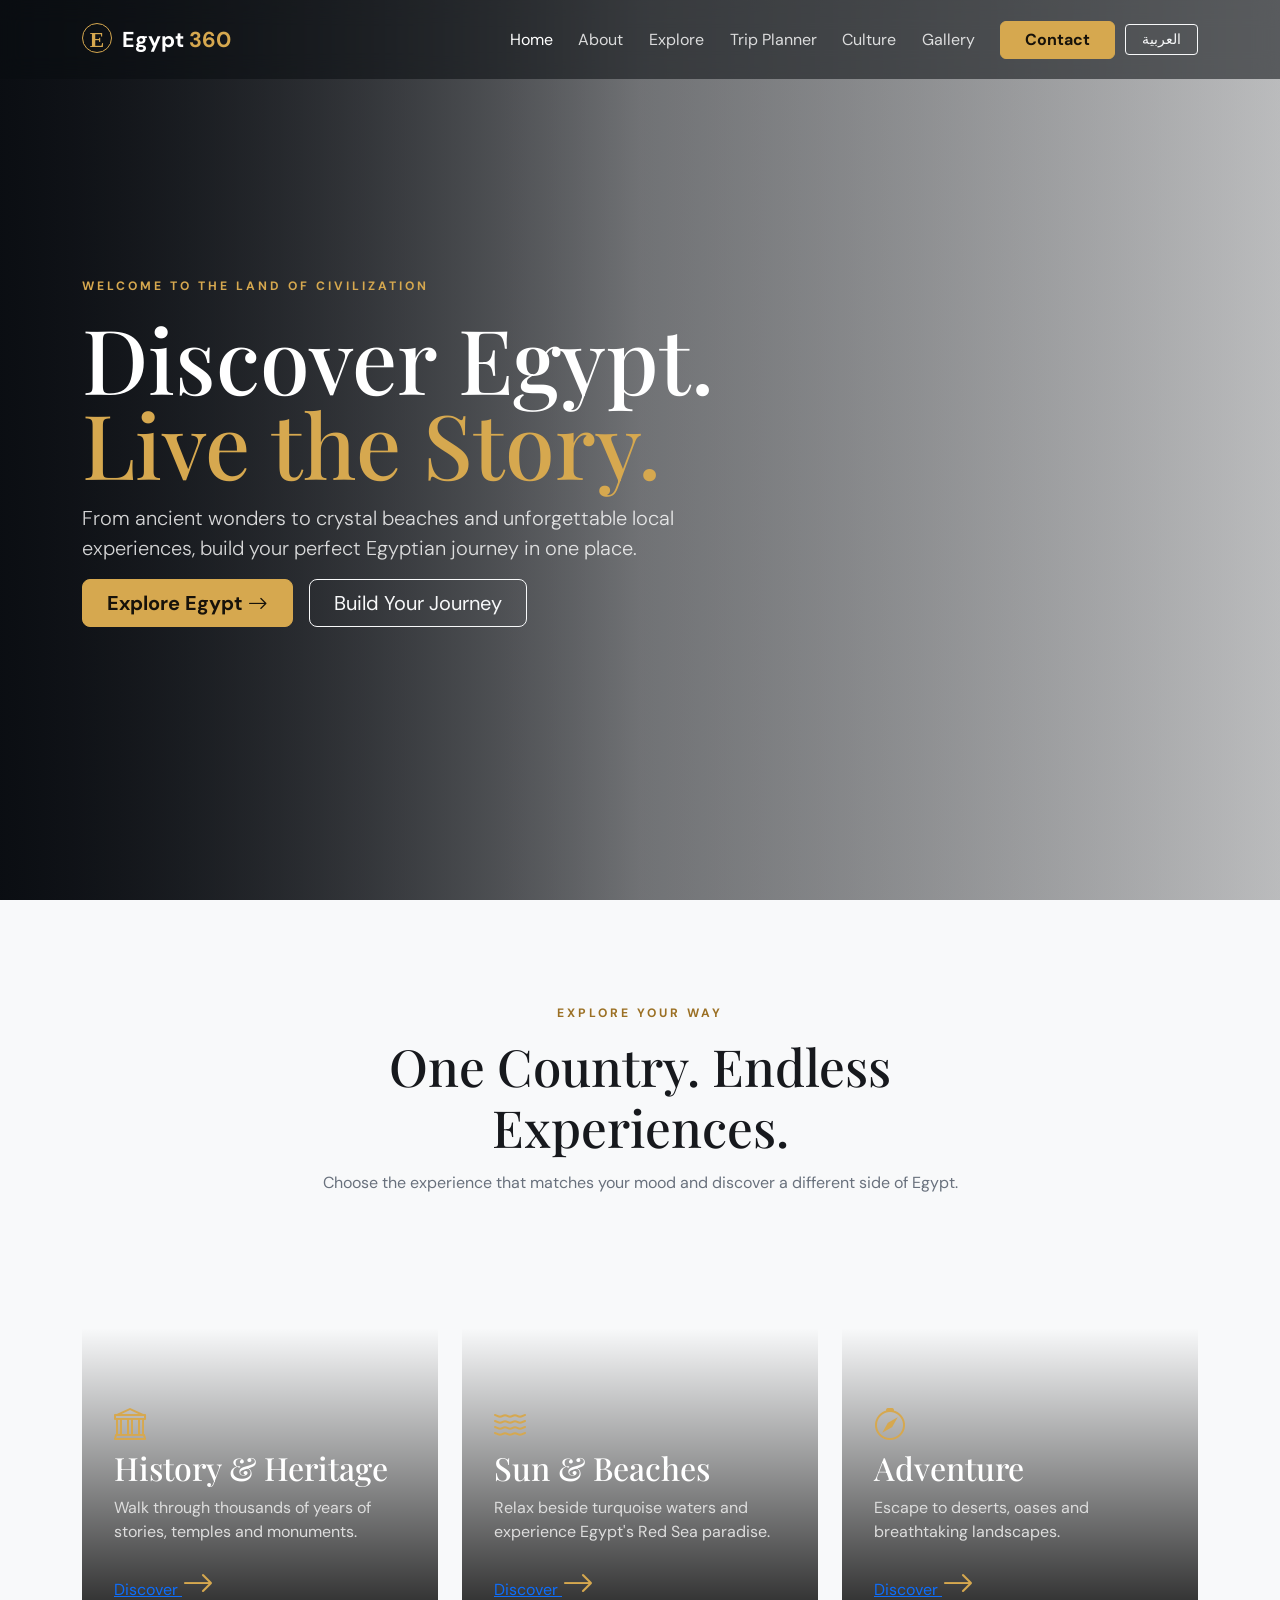
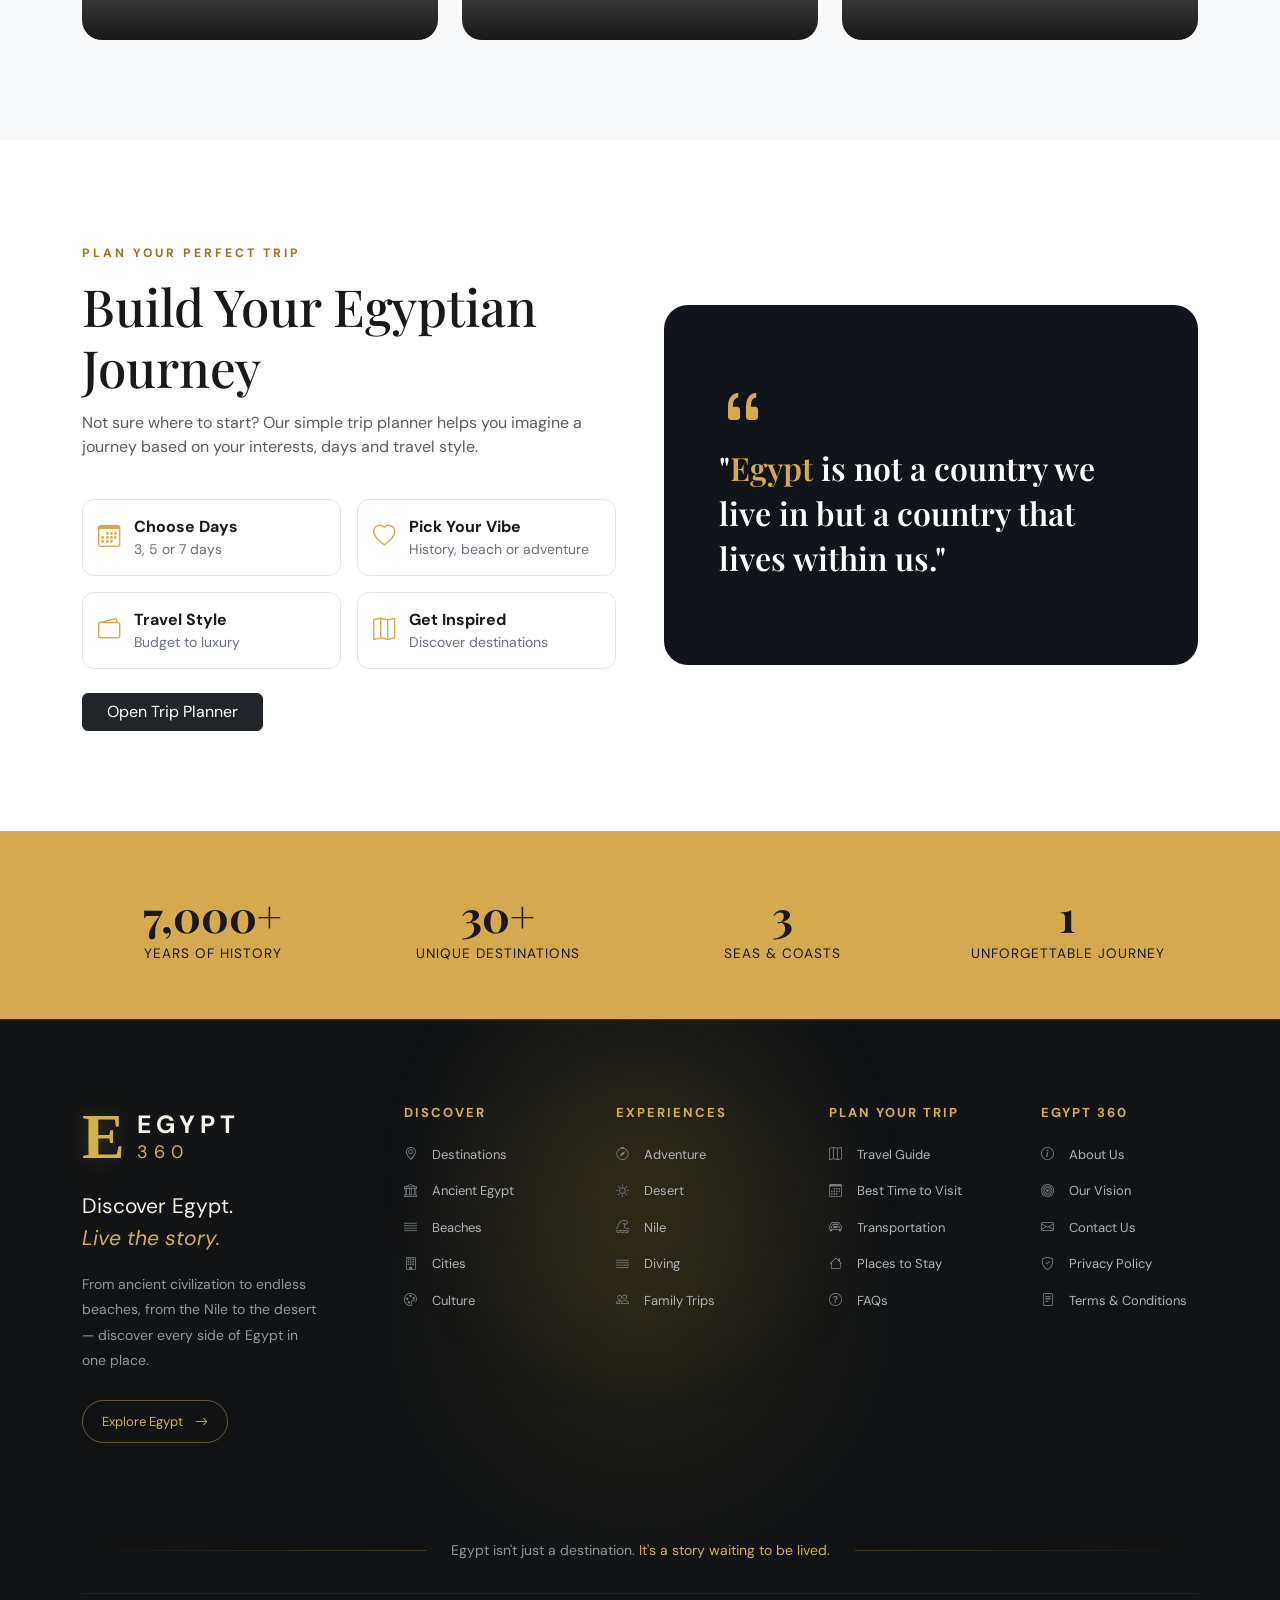
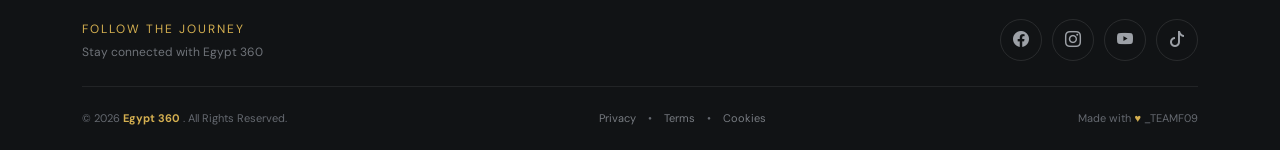
<file: index.html>
<!DOCTYPE html>
<html lang="en">


<head>
    <meta charset="UTF-8">
    <meta name="viewport" content="width=device-width, initial-scale=1">
    <title>Egypt 360 | Discover Egypt</title>
    <link rel="icon"
        href="data:image/svg+xml,%3Csvg xmlns='http://www.w3.org/2000/svg' viewBox='0 0 100 100'%3E%3Ccircle cx='50' cy='50' r='49' fill='none' stroke='%23d6a84f' stroke-width='6'/%3E%3Ctext x='50' y='55' font-family='serif' font-size='58' font-weight='bold' fill='%23d6a84f' text-anchor='middle' dominant-baseline='middle'%3EE%3C/text%3E%3C/svg%3E"
        type="image/svg+xml">
    <meta name="description"
        content="Egypt 360 - Explore Egypt's history, beaches, culture and unforgettable experiences.">
    <link href="https://cdn.jsdelivr.net/npm/bootstrap@5.3.8/dist/css/bootstrap.min.css" rel="stylesheet"
        integrity="sha384-sRIl4kxILFvY47J16cr9ZwB07vP4J8+LH7qKQnuqkuIAvNWLzeN8tE5YBujZqJLB" crossorigin="anonymous">
    <link rel="stylesheet" href="https://cdn.jsdelivr.net/npm/bootstrap-icons@1.11.3/font/bootstrap-icons.min.css">
    <link rel="stylesheet" href="./style.css">
</head>

<body>
    <nav class="navbar navbar-expand-lg navbar-dark fixed-top">
        <div class="container">

            <a class="navbar-brand fw-bold" href="index.html">
                <span class="brand-mark">E</span> Egypt
                <span>360</span>
            </a>

            <button class="navbar-toggler" type="button" data-bs-toggle="collapse" data-bs-target="#nav">
                <span class="navbar-toggler-icon"></span>
            </button>

            <div class="collapse navbar-collapse" id="nav">

                <ul class="navbar-nav ms-auto align-items-lg-center">

                    <li class="nav-item">
                        <a class="nav-link active" href="index.html">Home</a>
                    </li>

                    <li class="nav-item">
                        <a class="nav-link" href="about.html">About</a>
                    </li>

                    <li class="nav-item">
                        <a class="nav-link" href="explore.html">Explore</a>
                    </li>

                    <li class="nav-item">
                        <a class="nav-link" href="planner.html">Trip Planner</a>
                    </li>

                    <li class="nav-item">
                        <a class="nav-link" href="culture.html">Culture</a>
                    </li>

                    <li class="nav-item">
                        <a class="nav-link" href="gallery.html">Gallery</a>
                    </li>

                    <li class="nav-item ms-lg-2">
                        <a class="btn btn-gold px-4" href="contact.html">
                            Contact
                        </a>
                    </li>
                    <li class="nav-item ">
                        <a href="index-ar.html" class="btn btn-outline-light btn-sm px-3">العربية</a>
                    </li>

                </ul>

            </div>
        </div>
    </nav>




    <header class="hero">
        <div class="container hero-content">
            <div class="row align-items-center">
                <div class="col-lg-7">
                    <span class="eyebrow hero-line hero-line1">WELCOME TO THE LAND OF CIVILIZATION</span>
                    <h1 class="hero-line hero-line2">Discover Egypt.<br><span>Live the Story.</span></h1>
                    <p class="lead hero-line hero-line3">From ancient wonders to crystal beaches and unforgettable local
                        experiences, build
                        your
                        perfect Egyptian journey in one place.</p>
                    <div class="d-flex flex-wrap gap-3 hero-line hero-line4">
                        <a href="explore.html" class="btn btn-gold btn-lg px-4">Explore Egypt <i
                                class="bi bi-arrow-right"></i></a>
                        <a href="planner.html" class="btn btn-outline-light btn-lg px-4">Build Your Journey</a>
                    </div>
                </div>
            </div>
        </div>
    </header>


    <section class="section-padding bg-light">
        <div class="container">
            <div class="section-heading text-center">
                <span class="eyebrow dark">EXPLORE YOUR WAY</span>
                <h2>One Country. Endless Experiences.</h2>
                <p>Choose the experience that matches your mood and discover a different side of Egypt.</p>
            </div>
            <div class="row g-4">
                <div class="col-md-4">
                    <div class="experience-card experience-history">
                        <div><i class="bi bi-bank"></i>
                            <h3>History & Heritage</h3>
                            <p>Walk through thousands of years of stories, temples and monuments.</p><a
                                href="explore.html" class="stretched-link">Discover <i
                                    class="bi bi-arrow-right"></i></a>
                        </div>
                    </div>
                </div>




                <div class="col-md-4">
                    <div class="experience-card experience-beach">
                        <div><i class="bi bi-water"></i>
                            <h3>Sun & Beaches</h3>
                            <p>Relax beside turquoise waters and experience Egypt's Red Sea paradise.</p><a
                                href="explore.html" class="stretched-link">Discover <i
                                    class="bi bi-arrow-right"></i></a>
                        </div>
                    </div>
                </div>




                <div class="col-md-4">
                    <div class="experience-card experience-adventure">
                        <div><i class="bi bi-compass"></i>
                            <h3>Adventure</h3>
                            <p>Escape to deserts, oases and breathtaking landscapes.</p><a href="explore.html"
                                class="stretched-link">Discover <i class="bi bi-arrow-right"></i></a>
                        </div>
                    </div>
                </div>
            </div>
        </div>
    </section>



    <section class="section-padding">
        <div class="container">
            <div class="row align-items-center g-5">
                <div class="col-lg-6">
                    <span class="eyebrow dark">PLAN YOUR PERFECT TRIP</span>
                    <h2>Build Your Egyptian Journey</h2>
                    <p class="text-muted">Not sure where to start? Our simple trip planner helps you imagine a journey
                        based on
                        your interests, days and travel style.</p>
                    <div class="row g-3 my-4">
                        <div class="col-6">
                            <div class="mini-feature"><i class="bi bi-calendar3"></i>
                                <div><strong>Choose Days</strong><small>3, 5 or 7 days</small></div>
                            </div>
                        </div>
                        <div class="col-6">
                            <div class="mini-feature"><i class="bi bi-heart"></i>
                                <div><strong>Pick Your Vibe</strong><small>History, beach or adventure</small></div>
                            </div>
                        </div>
                        <div class="col-6">
                            <div class="mini-feature"><i class="bi bi-wallet2"></i>
                                <div><strong>Travel Style</strong><small>Budget to luxury</small></div>
                            </div>
                        </div>
                        <div class="col-6">
                            <div class="mini-feature"><i class="bi bi-map"></i>
                                <div><strong>Get Inspired</strong><small>Discover destinations</small></div>
                            </div>
                        </div>
                    </div>
                    <a href="planner.html" class="btn btn-dark px-4">Open Trip Planner</a>
                </div>
                <div class="col-lg-6">
                    <div class="quote-card"><i class="bi bi-quote quote-icon"></i>
                        <p>"<span class="text-gold">Egypt</span> is not a country we live in but a country that lives
                            within us."</p>
                    </div>
                </div>
            </div>
        </div>
    </section>





    <section class="stats-section">
        <div class="container">
            <div class="row text-center g-4">
                <div class="col-6 col-lg-3"><strong>7,000+</strong><span>Years of History</span></div>
                <div class="col-6 col-lg-3"><strong>30+</strong><span>Unique Destinations</span></div>
                <div class="col-6 col-lg-3"><strong>3</strong><span>Seas & Coasts</span></div>
                <div class="col-6 col-lg-3"><strong>1</strong><span>Unforgettable Journey</span></div>
            </div>
        </div>
    </section>




    <footer class="egypt360-footer">

        <!-- Ambient Glow -->
        <div class="footer-glow"></div>

        <div class="container">

            <!-- =========================
             FOOTER MAIN
        ========================== -->
            <div class="footer-main">


                <!-- =========================
                 BRAND
            ========================== -->
                <div class="footer-brand">

                    <div class="footer-logo">

                        <a href="index.html" class="footer-logo-link">

                            <span class="logo-e">E</span>

                            <div class="logo-text">
                                <strong>EGYPT</strong>
                                <span>360</span>
                            </div>

                        </a>

                    </div>


                    <p class="footer-tagline">
                        Discover Egypt.<br>
                        <em>Live the story.</em>
                    </p>


                    <p class="footer-description">
                        From ancient civilization to endless beaches,
                        from the Nile to the desert — discover every side
                        of Egypt in one place.
                    </p>


                    <!-- Explore Egypt -->
                    <a href="explore.html" class="footer-explore-btn">

                        Explore Egypt

                        <i class="bi bi-arrow-right"></i>

                    </a>

                </div>



                <!-- =========================
                 DISCOVER
            ========================== -->
                <div class="footer-column">

                    <h4>DISCOVER</h4>


                    <a href="explore.html">

                        <i class="bi bi-geo-alt"></i>

                        Destinations

                    </a>


                    <a href="culture.html">

                        <i class="bi bi-bank"></i>

                        Ancient Egypt

                    </a>


                    <a href="explore.html">

                        <i class="bi bi-water"></i>

                        Beaches

                    </a>


                    <a href="explore.html">

                        <i class="bi bi-building"></i>

                        Cities

                    </a>


                    <a href="culture.html">

                        <i class="bi bi-palette"></i>

                        Culture

                    </a>

                </div>



                <!-- =========================
                 EXPERIENCES
            ========================== -->
                <div class="footer-column">

                    <h4>EXPERIENCES</h4>


                    <a href="explore.html">

                        <i class="bi bi-compass"></i>

                        Adventure

                    </a>


                    <a href="explore.html">

                        <i class="bi bi-sun"></i>

                        Desert

                    </a>


                    <a href="explore.html">

                        <i class="bi bi-tsunami"></i>

                        Nile

                    </a>


                    <a href="explore.html">

                        <i class="bi bi-water"></i>

                        Diving

                    </a>


                    <a href="explore.html">

                        <i class="bi bi-people"></i>

                        Family Trips

                    </a>

                </div>



                <!-- =========================
                 PLAN YOUR TRIP
            ========================== -->
                <div class="footer-column">

                    <h4>PLAN YOUR TRIP</h4>


                    <a href="planner.html">

                        <i class="bi bi-map"></i>

                        Travel Guide

                    </a>


                    <a href="planner.html">

                        <i class="bi bi-calendar3"></i>

                        Best Time to Visit

                    </a>


                    <a href="planner.html">

                        <i class="bi bi-car-front"></i>

                        Transportation

                    </a>


                    <a href="planner.html">

                        <i class="bi bi-house"></i>

                        Places to Stay

                    </a>


                    <a href="planner.html">

                        <i class="bi bi-question-circle"></i>

                        FAQs

                    </a>

                </div>



                <!-- =========================
                 EGYPT 360
            ========================== -->
                <div class="footer-column">

                    <h4>EGYPT 360</h4>


                    <a href="about.html">

                        <i class="bi bi-info-circle"></i>

                        About Us

                    </a>


                    <a href="about.html">

                        <i class="bi bi-bullseye"></i>

                        Our Vision

                    </a>


                    <a href="contact.html">

                        <i class="bi bi-envelope"></i>

                        Contact Us

                    </a>


                    <a href="contact.html">

                        <i class="bi bi-shield-check"></i>

                        Privacy Policy

                    </a>


                    <a href="contact.html">

                        <i class="bi bi-file-text"></i>

                        Terms & Conditions

                    </a>

                </div>

            </div>



            <!-- =========================
             FOOTER QUOTE
        ========================== -->
            <div class="footer-quote">

                <div class="quote-line"></div>

                <p>
                    Egypt isn't just a destination.
                    <span>It's a story waiting to be lived.</span>
                </p>

                <div class="quote-line"></div>

            </div>



            <!-- =========================
             SOCIAL
        ========================== -->
            <div class="footer-social-section">

                <div class="social-title">

                    <span>
                        FOLLOW THE JOURNEY
                    </span>

                    <small>
                        Stay connected with Egypt 360
                    </small>

                </div>


                <div class="footer-socials">

                    <!-- Facebook -->
                    <a href="#" aria-label="Facebook">

                        <i class="bi bi-facebook"></i>

                    </a>


                    <!-- Instagram -->
                    <a href="#" aria-label="Instagram">

                        <i class="bi bi-instagram"></i>

                    </a>


                    <!-- YouTube -->
                    <a href="#" aria-label="YouTube">

                        <i class="bi bi-youtube"></i>

                    </a>


                    <!-- TikTok -->
                    <a href="#" aria-label="TikTok">

                        <i class="bi bi-tiktok"></i>

                    </a>

                </div>

            </div>



            <!-- =========================
             FOOTER BOTTOM
        ========================== -->
            <div class="footer-bottom">


                <div class="copyright">

                    © 2026

                    <strong>
                        Egypt 360
                    </strong>

                    . All Rights Reserved.

                </div>


                <div class="footer-bottom-links">

                    <a href="contact.html">
                        Privacy
                    </a>

                    <span>•</span>

                    <a href="contact.html">
                        Terms
                    </a>

                    <span>•</span>

                    <a href="contact.html">
                        Cookies
                    </a>

                </div>


                <div class="made-with">

                    Made with

                    <span>♥</span>

                    _TEAMF09

                </div>

            </div>

        </div>

    </footer>



    <script src="https://cdn.jsdelivr.net/npm/bootstrap@5.3.8/dist/js/bootstrap.bundle.min.js"></script>
</body>

</html>
</file>
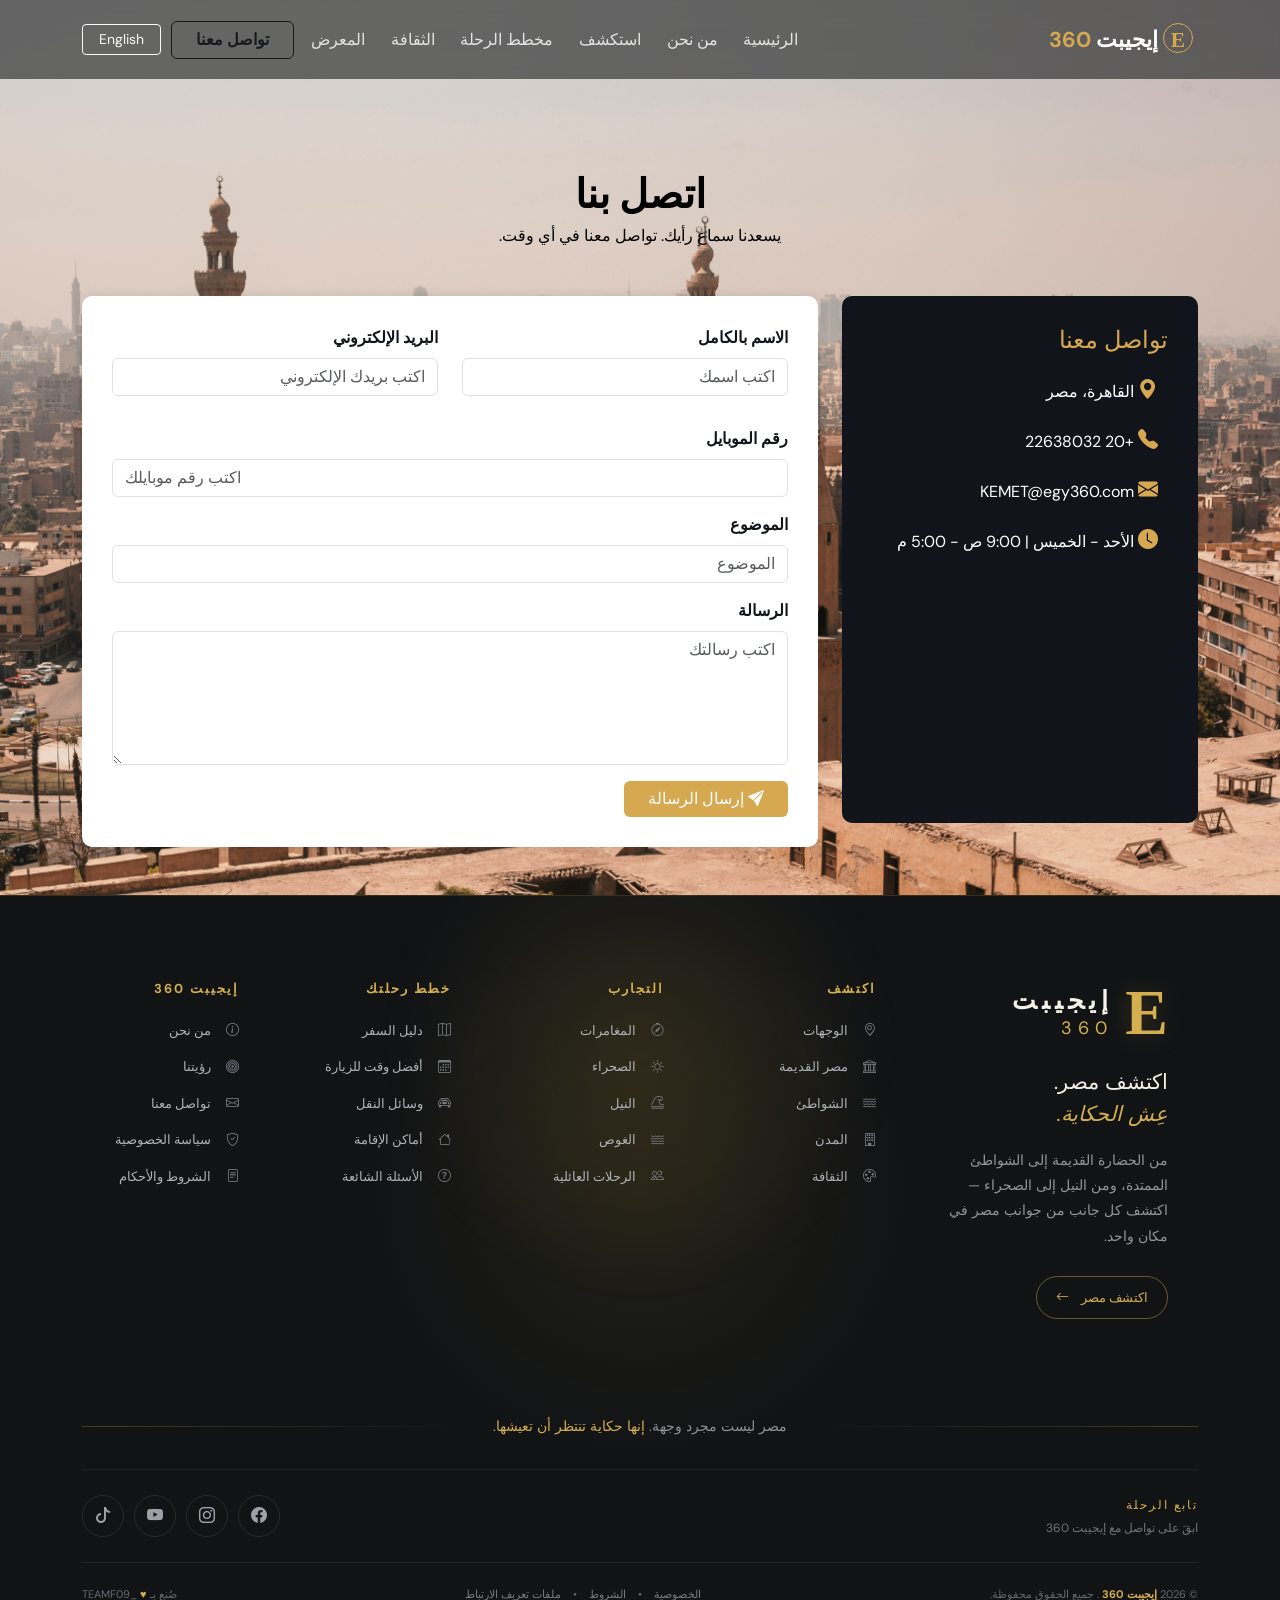
<file: contact-ar.html>
<!DOCTYPE html>
<html lang="ar" dir="rtl">

<head>
    <meta charset="UTF-8">
    <meta name="viewport" content="width=device-width, initial-scale=1.0">
    <title>اتصل بنا | إيچيبت 360</title>
    <link rel="icon"
        href="data:image/svg+xml,%3Csvg xmlns='http://www.w3.org/2000/svg' viewBox='0 0 100 100'%3E%3Ccircle cx='50' cy='50' r='49' fill='none' stroke='%23d6a84f' stroke-width='6'/%3E%3Ctext x='50' y='55' font-family='serif' font-size='58' font-weight='bold' fill='%23d6a84f' text-anchor='middle' dominant-baseline='middle'%3EE%3C/text%3E%3C/svg%3E"
        type="image/svg+xml">
    <link href="https://cdn.jsdelivr.net/npm/bootstrap@5.3.8/dist/css/bootstrap.min.css" rel="stylesheet"
        integrity="sha384-sRIl4kxILFvY47J16cr9ZwB07vP4J8+LH7qKQnuqkuIAvNWLzeN8tE5YBujZqJLB" crossorigin="anonymous">
    <link rel="stylesheet" href="https://cdn.jsdelivr.net/npm/bootstrap-icons@1.11.3/font/bootstrap-icons.min.css">
    <link rel="stylesheet" href="./style.css">
</head>

<body>
    <nav class="navbar navbar-expand-lg navbar-dark fixed-top" dir="rtl">
        <div class="container">

            <a class="navbar-brand fw-bold" href="index-ar.html">
                <span class="brand-mark">E</span> إيجيبت
                <span>360</span>
            </a>

            <button class="navbar-toggler" type="button" data-bs-toggle="collapse" data-bs-target="#nav"
                aria-controls="nav" aria-expanded="false" aria-label="فتح القائمة">
                <span class="navbar-toggler-icon"></span>
            </button>

            <div class="collapse navbar-collapse" id="nav">

                <ul class="navbar-nav ms-auto align-items-lg-center">

                    <li class="nav-item">
                        <a class="nav-link" href="index-ar.html">الرئيسية</a>
                    </li>

                    <li class="nav-item">
                        <a class="nav-link" href="about-ar.html">من نحن</a>
                    </li>

                    <li class="nav-item">
                        <a class="nav-link" href="explore-ar.html">استكشف</a>
                    </li>

                    <li class="nav-item">
                        <a class="nav-link" href="planner-ar.html">مخطط الرحلة</a>
                    </li>

                    <li class="nav-item">
                        <a class="nav-link" href="culture-ar.html">الثقافة</a>
                    </li>

                    <li class="nav-item">
                        <a class="nav-link" href="gallery-ar.html">المعرض</a>
                    </li>

                    <li class="nav-item ms-lg-2">
                        <a class="btn btn-gold px-4 active" href="contact-ar.html">تواصل معنا</a>
                    </li>

                    <li class="nav-item ">
                        <a href="contact.html" class="btn btn-outline-light btn-sm px-3">English</a>
                    </li>

                </ul>

            </div>
        </div>
    </nav>

    <section class="contact-section py-5">
        <div class="container">
            <div class="text-center mb-5">
                <h2 class="hero-line hero-line1">اتصل بنا</h2>
                <p class="hero-line hero-line2">يسعدنا سماع رأيك. تواصل معنا في أي وقت.</p>
            </div>
            <div class="row">
                <div class="col-lg-4 mb-4">
                    <div class="contact-info">
                        <h4>تواصل معنا</h4>
                        <p>
                            <i class="bi bi-geo-alt-fill"></i>
                            القاهرة، مصر
                        </p>
                        <p>
                            <i class="bi bi-telephone-fill"></i>
                            +20 22638032
                        </p>
                        <p>
                            <i class="bi bi-envelope-fill"></i>
                            KEMET@egy360.com
                        </p>
                        <p>
                            <i class="bi bi-clock-fill"></i>
                            الأحد - الخميس | 9:00 ص - 5:00 م
                        </p>
                    </div>
                </div>
                <div class="col-lg-8">
                    <div class="contact-form">


                        <form>
                            <div class="row">
                                <div class="col-md-6 mb-3">
                                    <label for="fname" class="form-label">الاسم بالكامل</label>
                                    <input id="fname" type="text" name="fullnme" class="form-control"
                                        placeholder="اكتب اسمك">
                                </div>
                                <div class="col-md-6 mb-3">
                                    <label for="mail" class="form-label">البريد الإلكتروني</label>
                                    <input id="mail" type="email" name="Email" class="form-control"
                                        placeholder="اكتب بريدك الإلكتروني">
                                </div>
                            </div>
                            <div class="mb-3">
                                <label for="phone" class="form-label">رقم الموبايل</label>
                                <input id="phone" type="tel" name="phone" class="form-control"
                                    placeholder="اكتب رقم موبايلك" pattern="[0-9]{10,15}">
                            </div>
                            <div class="mb-3">
                                <label for="sup" class="form-label">الموضوع</label>
                                <input id="sup" type="text" name="Subject" class="form-control" placeholder="الموضوع">
                            </div>
                            <div class="mb-3">
                                <label for="mess" class="form-label">الرسالة</label>
                                <textarea id="mess" name="massage" class="form-control" rows="5"
                                    placeholder="اكتب رسالتك"></textarea>
                            </div>
                            <button class="btn btn-warning px-4">
                                <i class="bi bi-send-fill"></i>
                                إرسال الرسالة
                            </button>
                        </form>
                    </div>
                </div>
            </div>
        </div>
    </section>

    <footer class="egypt360-footer" dir="rtl">

        <!-- Ambient Glow -->
        <div class="footer-glow"></div>

        <div class="container">

            <!-- =========================
             FOOTER MAIN
        ========================== -->
            <div class="footer-main">


                <!-- =========================
                 BRAND
            ========================== -->
                <div class="footer-brand">

                    <div class="footer-logo">

                        <a href="index-ar.html" class="footer-logo-link">

                            <span class="logo-e">E</span>

                            <div class="logo-text">
                                <strong>إيجيبت</strong>
                                <span>360</span>
                            </div>

                        </a>

                    </div>


                    <p class="footer-tagline">
                        اكتشف مصر.<br>
                        <em>عِش الحكاية.</em>
                    </p>


                    <p class="footer-description">
                        من الحضارة القديمة إلى الشواطئ الممتدة،
                        ومن النيل إلى الصحراء — اكتشف كل جانب
                        من جوانب مصر في مكان واحد.
                    </p>


                    <!-- Explore Egypt -->
                    <a href="explore-ar.html" class="footer-explore-btn">

                        اكتشف مصر

                        <i class="bi bi-arrow-left"></i>

                    </a>

                </div>



                <!-- =========================
                 اكتشف
            ========================== -->
                <div class="footer-column">

                    <h4>اكتشف</h4>


                    <a href="explore-ar.html">

                        <i class="bi bi-geo-alt"></i>

                        الوجهات

                    </a>


                    <a href="culture-ar.html">

                        <i class="bi bi-bank"></i>

                        مصر القديمة

                    </a>


                    <a href="explore-ar.html">

                        <i class="bi bi-water"></i>

                        الشواطئ

                    </a>


                    <a href="explore-ar.html">

                        <i class="bi bi-building"></i>

                        المدن

                    </a>


                    <a href="culture-ar.html">

                        <i class="bi bi-palette"></i>

                        الثقافة

                    </a>

                </div>



                <!-- =========================
                 التجارب
            ========================== -->
                <div class="footer-column">

                    <h4>التجارب</h4>


                    <a href="explore-ar.html">

                        <i class="bi bi-compass"></i>

                        المغامرات

                    </a>


                    <a href="explore-ar.html">

                        <i class="bi bi-sun"></i>

                        الصحراء

                    </a>


                    <a href="explore-ar.html">

                        <i class="bi bi-tsunami"></i>

                        النيل

                    </a>


                    <a href="explore-ar.html">

                        <i class="bi bi-water"></i>

                        الغوص

                    </a>


                    <a href="explore-ar.html">

                        <i class="bi bi-people"></i>

                        الرحلات العائلية

                    </a>

                </div>



                <!-- =========================
                 خطط رحلتك
            ========================== -->
                <div class="footer-column">

                    <h4>خطط رحلتك</h4>


                    <a href="planner-ar.html">

                        <i class="bi bi-map"></i>

                        دليل السفر

                    </a>


                    <a href="planner-ar.html">

                        <i class="bi bi-calendar3"></i>

                        أفضل وقت للزيارة

                    </a>


                    <a href="planner-ar.html">

                        <i class="bi bi-car-front"></i>

                        وسائل النقل

                    </a>


                    <a href="planner-ar.html">

                        <i class="bi bi-house"></i>

                        أماكن الإقامة

                    </a>


                    <a href="planner-ar.html">

                        <i class="bi bi-question-circle"></i>

                        الأسئلة الشائعة

                    </a>

                </div>



                <!-- =========================
                 إيجيبت 360
            ========================== -->
                <div class="footer-column">

                    <h4>إيجيبت 360</h4>


                    <a href="about-ar.html">

                        <i class="bi bi-info-circle"></i>

                        من نحن

                    </a>


                    <a href="about-ar.html">

                        <i class="bi bi-bullseye"></i>

                        رؤيتنا

                    </a>


                    <a href="contact-ar.html">

                        <i class="bi bi-envelope"></i>

                        تواصل معنا

                    </a>


                    <a href="contact-ar.html">

                        <i class="bi bi-shield-check"></i>

                        سياسة الخصوصية

                    </a>


                    <a href="contact-ar.html">

                        <i class="bi bi-file-text"></i>

                        الشروط والأحكام

                    </a>

                </div>

            </div>



            <!-- =========================
             FOOTER QUOTE
        ========================== -->
            <div class="footer-quote">

                <div class="quote-line"></div>

                <p>
                    مصر ليست مجرد وجهة.
                    <span>إنها حكاية تنتظر أن تعيشها.</span>
                </p>

                <div class="quote-line"></div>

            </div>



            <!-- =========================
             SOCIAL
        ========================== -->
            <div class="footer-social-section">

                <div class="social-title">

                    <span>
                        تابع الرحلة
                    </span>

                    <small>
                        ابقَ على تواصل مع إيجيبت 360
                    </small>

                </div>


                <div class="footer-socials">

                    <a href="#" aria-label="فيسبوك">
                        <i class="bi bi-facebook"></i>
                    </a>


                    <a href="#" aria-label="إنستجرام">
                        <i class="bi bi-instagram"></i>
                    </a>


                    <a href="#" aria-label="يوتيوب">
                        <i class="bi bi-youtube"></i>
                    </a>


                    <a href="#" aria-label="تيك توك">
                        <i class="bi bi-tiktok"></i>
                    </a>

                </div>

            </div>



            <!-- =========================
             FOOTER BOTTOM
        ========================== -->
            <div class="footer-bottom">


                <div class="copyright">

                    © 2026

                    <strong>
                        إيجيبت 360
                    </strong>

                    . جميع الحقوق محفوظة.

                </div>


                <div class="footer-bottom-links">

                    <a href="contact-ar.html">
                        الخصوصية
                    </a>

                    <span>•</span>

                    <a href="contact-ar.html">
                        الشروط
                    </a>

                    <span>•</span>

                    <a href="contact-ar.html">
                        ملفات تعريف الارتباط
                    </a>

                </div>


                <div class="made-with">

                    صُنع بـ

                    <span>♥</span>

                   _TEAMF09

                </div>

            </div>

        </div>

    </footer>


    <script src="https://cdn.jsdelivr.net/npm/bootstrap@5.3.8/dist/js/bootstrap.bundle.min.js"></script>
</body>

</html>
</file>
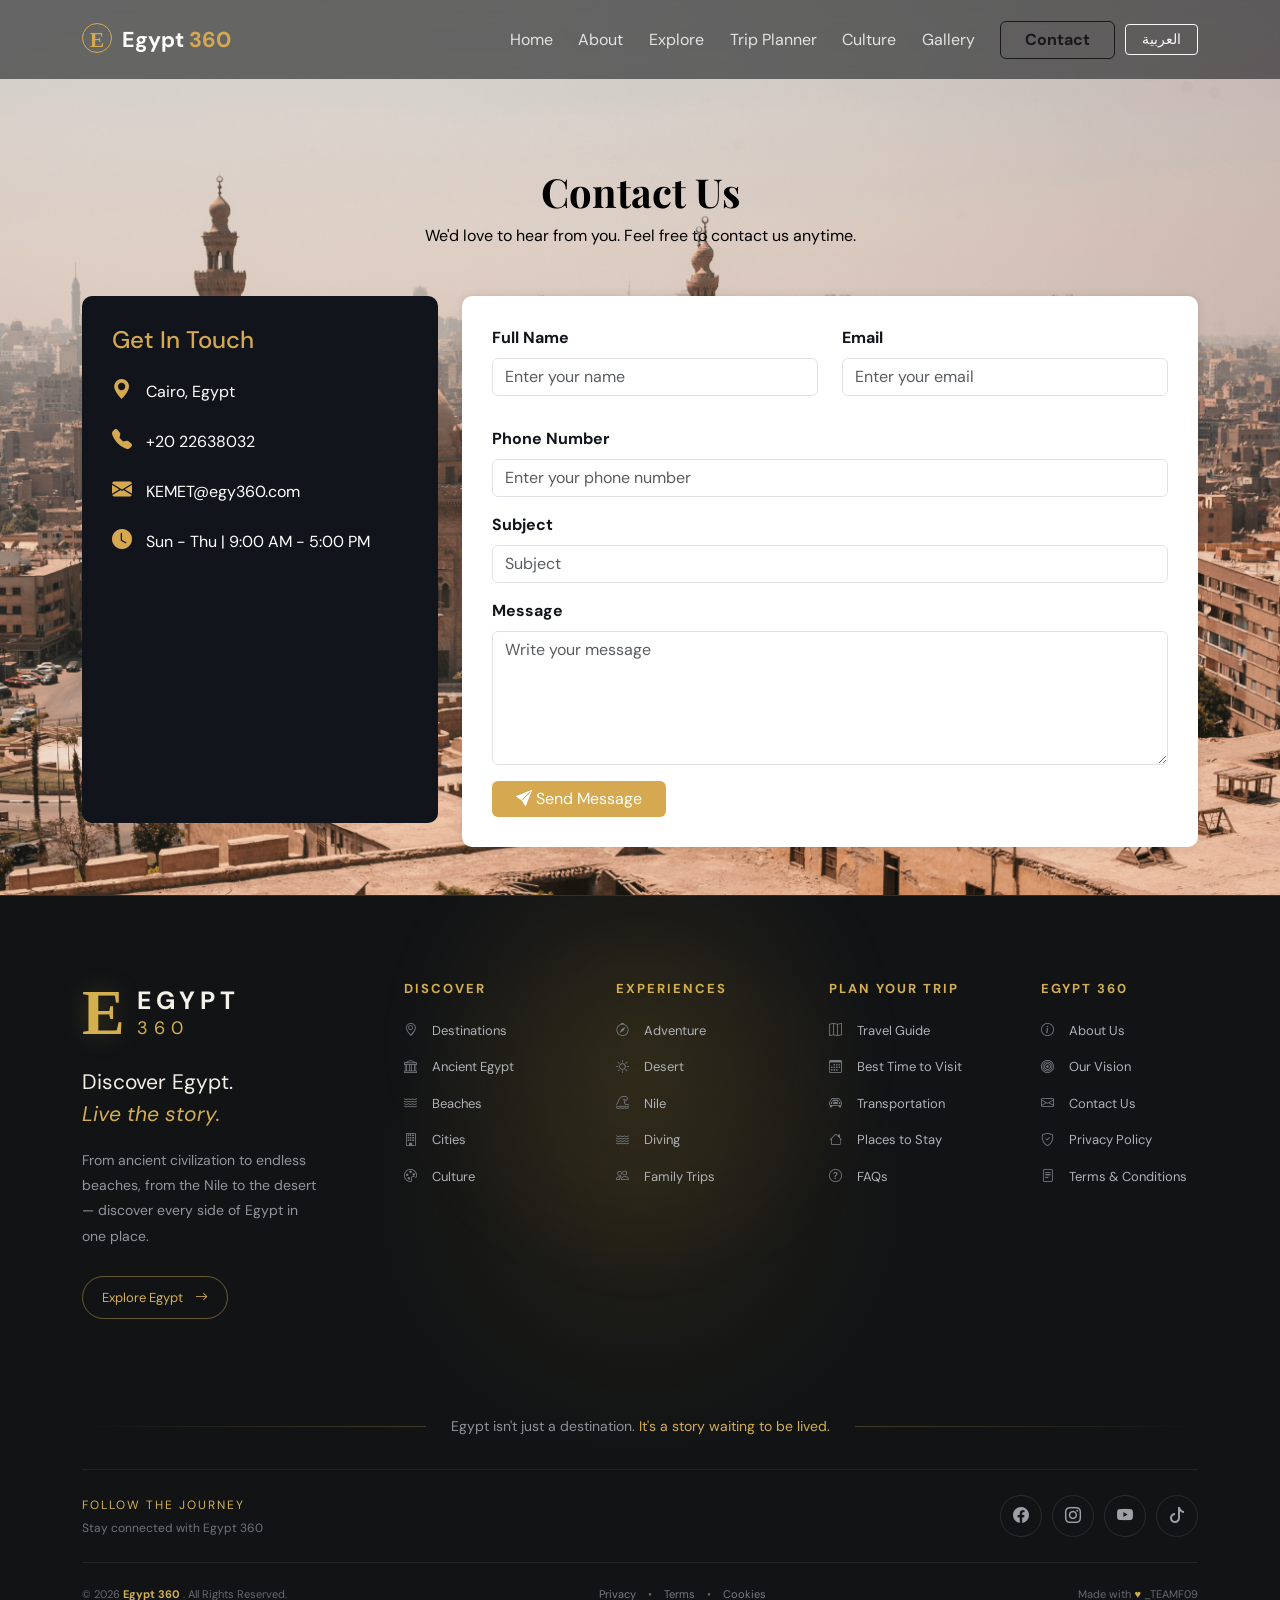
<file: contact.html>
<!DOCTYPE html>
<html lang="en">

<head>
    <meta charset="UTF-8">
    <meta name="viewport" content="width=device-width, initial-scale=1.0">
    <title>contact Egypt | Egypt 360</title>
    <link rel="icon"
        href="data:image/svg+xml,%3Csvg xmlns='http://www.w3.org/2000/svg' viewBox='0 0 100 100'%3E%3Ccircle cx='50' cy='50' r='49' fill='none' stroke='%23d6a84f' stroke-width='6'/%3E%3Ctext x='50' y='55' font-family='serif' font-size='58' font-weight='bold' fill='%23d6a84f' text-anchor='middle' dominant-baseline='middle'%3EE%3C/text%3E%3C/svg%3E"
        type="image/svg+xml">
    <link href="https://cdn.jsdelivr.net/npm/bootstrap@5.3.8/dist/css/bootstrap.min.css" rel="stylesheet"
        integrity="sha384-sRIl4kxILFvY47J16cr9ZwB07vP4J8+LH7qKQnuqkuIAvNWLzeN8tE5YBujZqJLB" crossorigin="anonymous">
    <link rel="stylesheet" href="https://cdn.jsdelivr.net/npm/bootstrap-icons@1.11.3/font/bootstrap-icons.min.css">
    <link rel="stylesheet" href="./style.css">
</head>

<body>
    <nav class="navbar navbar-expand-lg navbar-dark fixed-top">
        <div class="container">

            <a class="navbar-brand fw-bold" href="index.html">
                <span class="brand-mark">E</span> Egypt
                <span>360</span>
            </a>

            <button class="navbar-toggler" type="button" data-bs-toggle="collapse" data-bs-target="#nav">
                <span class="navbar-toggler-icon"></span>
            </button>

            <div class="collapse navbar-collapse" id="nav">

                <ul class="navbar-nav ms-auto align-items-lg-center">

                    <li class="nav-item">
                        <a class="nav-link" href="index.html">Home</a>
                    </li>
                    <li class="nav-item">
                        <a class="nav-link" href="about.html">About</a>
                    </li>
                    <li class="nav-item">
                        <a class="nav-link" href="explore.html">Explore</a>
                    </li>
                    <li class="nav-item">
                        <a class="nav-link" href="planner.html">Trip Planner</a>
                    </li>
                    <li class="nav-item">
                        <a class="nav-link" href="culture.html">Culture</a>
                    </li>
                    <li class="nav-item">
                        <a class="nav-link" href="gallery.html">Gallery</a>
                    </li>
                    <li class="nav-item ms-lg-2">
                        <a class="btn btn-gold px-4 active" href="contact.html">Contact</a>
                    </li>
                    <li class="nav-item ">
                        <a href="contact-ar.html" class="btn btn-outline-light btn-sm px-3">العربية</a>
                    </li>
                </ul>

            </div>
        </div>
    </nav>


    <section class="contact-section py-5">
        <div class="container">
            <div class="text-center mb-5">
                <h2 class="hero-line hero-line1">Contact Us</h2>
                <p class="hero-line hero-line2">We'd love to hear from you. Feel free to contact us anytime.</p>
            </div>
            <div class="row">
                <div class="col-lg-4 mb-4">
                    <div class="contact-info">
                        <h4>Get In Touch</h4>
                        <p>
                            <i class="bi bi-geo-alt-fill"></i>
                            Cairo, Egypt
                        </p>
                        <p>
                            <i class="bi bi-telephone-fill"></i>
                            +20 22638032
                        </p>
                        <p>
                            <i class="bi bi-envelope-fill"></i>
                            KEMET@egy360.com
                        </p>
                        <p>
                            <i class="bi bi-clock-fill"></i>
                            Sun - Thu | 9:00 AM - 5:00 PM
                        </p>
                    </div>
                </div>
                <div class="col-lg-8">
                    <div class="contact-form">


                        <form>
                            <div class="row">
                                <div class="col-md-6 mb-3">
                                    <label for="fname" class="form-label">Full Name</label>
                                    <input id="fname" type="text" name="fullnme" class="form-control"
                                        placeholder="Enter your name">
                                </div>
                                <div class="col-md-6 mb-3">
                                    <label for="mail" class="form-label">Email</label>
                                    <input id="mail" type="email" name="Email" class="form-control"
                                        placeholder="Enter your email">
                                </div>
                            </div>
                            <div class="mb-3">
                                <label for="phone" class="form-label">Phone Number</label>
                                <input id="phone" type="tel" name="phone" class="form-control"
                                    placeholder="Enter your phone number" pattern="[0-9]{10,15}">
                            </div>
                            <div class="mb-3">
                                <label for="sup" class="form-label">Subject</label>
                                <input id="sup" type="text" name="Subject" class="form-control" placeholder="Subject">
                            </div>
                            <div class="mb-3">
                                <label for="mess" class="form-label">Message</label>
                                <textarea id="mess" name="massage" class="form-control" rows="5"
                                    placeholder="Write your message"></textarea>
                            </div>
                            <button class="btn btn-warning px-4">
                                <i class="bi bi-send-fill"></i>
                                Send Message
                            </button>
                        </form>
                    </div>
                </div>
            </div>
        </div>
    </section>


    <footer class="egypt360-footer">

        <!-- Ambient Glow -->
        <div class="footer-glow"></div>

        <div class="container">

            <!-- =========================
             FOOTER MAIN
        ========================== -->
            <div class="footer-main">


                <!-- =========================
                 BRAND
            ========================== -->
                <div class="footer-brand">

                    <div class="footer-logo">

                        <a href="index.html" class="footer-logo-link">

                            <span class="logo-e">E</span>

                            <div class="logo-text">
                                <strong>EGYPT</strong>
                                <span>360</span>
                            </div>

                        </a>

                    </div>


                    <p class="footer-tagline">
                        Discover Egypt.<br>
                        <em>Live the story.</em>
                    </p>


                    <p class="footer-description">
                        From ancient civilization to endless beaches,
                        from the Nile to the desert — discover every side
                        of Egypt in one place.
                    </p>


                    <!-- Explore Egypt -->
                    <a href="explore.html" class="footer-explore-btn">

                        Explore Egypt

                        <i class="bi bi-arrow-right"></i>

                    </a>

                </div>



                <!-- =========================
                 DISCOVER
            ========================== -->
                <div class="footer-column">

                    <h4>DISCOVER</h4>


                    <a href="explore.html">

                        <i class="bi bi-geo-alt"></i>

                        Destinations

                    </a>


                    <a href="culture.html">

                        <i class="bi bi-bank"></i>

                        Ancient Egypt

                    </a>


                    <a href="explore.html">

                        <i class="bi bi-water"></i>

                        Beaches

                    </a>


                    <a href="explore.html">

                        <i class="bi bi-building"></i>

                        Cities

                    </a>


                    <a href="culture.html">

                        <i class="bi bi-palette"></i>

                        Culture

                    </a>

                </div>



                <!-- =========================
                 EXPERIENCES
            ========================== -->
                <div class="footer-column">

                    <h4>EXPERIENCES</h4>


                    <a href="explore.html">

                        <i class="bi bi-compass"></i>

                        Adventure

                    </a>


                    <a href="explore.html">

                        <i class="bi bi-sun"></i>

                        Desert

                    </a>


                    <a href="explore.html">

                        <i class="bi bi-tsunami"></i>

                        Nile

                    </a>


                    <a href="explore.html">

                        <i class="bi bi-water"></i>

                        Diving

                    </a>


                    <a href="explore.html">

                        <i class="bi bi-people"></i>

                        Family Trips

                    </a>

                </div>



                <!-- =========================
                 PLAN YOUR TRIP
            ========================== -->
                <div class="footer-column">

                    <h4>PLAN YOUR TRIP</h4>


                    <a href="planner.html">

                        <i class="bi bi-map"></i>

                        Travel Guide

                    </a>


                    <a href="planner.html">

                        <i class="bi bi-calendar3"></i>

                        Best Time to Visit

                    </a>


                    <a href="planner.html">

                        <i class="bi bi-car-front"></i>

                        Transportation

                    </a>


                    <a href="planner.html">

                        <i class="bi bi-house"></i>

                        Places to Stay

                    </a>


                    <a href="planner.html">

                        <i class="bi bi-question-circle"></i>

                        FAQs

                    </a>

                </div>



                <!-- =========================
                 EGYPT 360
            ========================== -->
                <div class="footer-column">

                    <h4>EGYPT 360</h4>


                    <a href="about.html">

                        <i class="bi bi-info-circle"></i>

                        About Us

                    </a>


                    <a href="about.html">

                        <i class="bi bi-bullseye"></i>

                        Our Vision

                    </a>


                    <a href="contact.html">

                        <i class="bi bi-envelope"></i>

                        Contact Us

                    </a>


                    <a href="contact.html">

                        <i class="bi bi-shield-check"></i>

                        Privacy Policy

                    </a>


                    <a href="contact.html">

                        <i class="bi bi-file-text"></i>

                        Terms & Conditions

                    </a>

                </div>

            </div>



            <!-- =========================
             FOOTER QUOTE
        ========================== -->
            <div class="footer-quote">

                <div class="quote-line"></div>

                <p>
                    Egypt isn't just a destination.
                    <span>It's a story waiting to be lived.</span>
                </p>

                <div class="quote-line"></div>

            </div>



            <!-- =========================
             SOCIAL
        ========================== -->
            <div class="footer-social-section">

                <div class="social-title">

                    <span>
                        FOLLOW THE JOURNEY
                    </span>

                    <small>
                        Stay connected with Egypt 360
                    </small>

                </div>


                <div class="footer-socials">

                    <!-- Facebook -->
                    <a href="#" aria-label="Facebook">

                        <i class="bi bi-facebook"></i>

                    </a>


                    <!-- Instagram -->
                    <a href="#" aria-label="Instagram">

                        <i class="bi bi-instagram"></i>

                    </a>


                    <!-- YouTube -->
                    <a href="#" aria-label="YouTube">

                        <i class="bi bi-youtube"></i>

                    </a>


                    <!-- TikTok -->
                    <a href="#" aria-label="TikTok">

                        <i class="bi bi-tiktok"></i>

                    </a>

                </div>

            </div>



            <!-- =========================
             FOOTER BOTTOM
        ========================== -->
            <div class="footer-bottom">


                <div class="copyright">

                    © 2026

                    <strong>
                        Egypt 360
                    </strong>

                    . All Rights Reserved.

                </div>


                <div class="footer-bottom-links">

                    <a href="contact.html">
                        Privacy
                    </a>

                    <span>•</span>

                    <a href="contact.html">
                        Terms
                    </a>

                    <span>•</span>

                    <a href="contact.html">
                        Cookies
                    </a>

                </div>


                <div class="made-with">

                    Made with

                    <span>♥</span>

                    _TEAMF09

                </div>

            </div>

        </div>

    </footer>


    <script src="https://cdn.jsdelivr.net/npm/bootstrap@5.3.8/dist/js/bootstrap.bundle.min.js"></script>
</body>

</html>
</file>
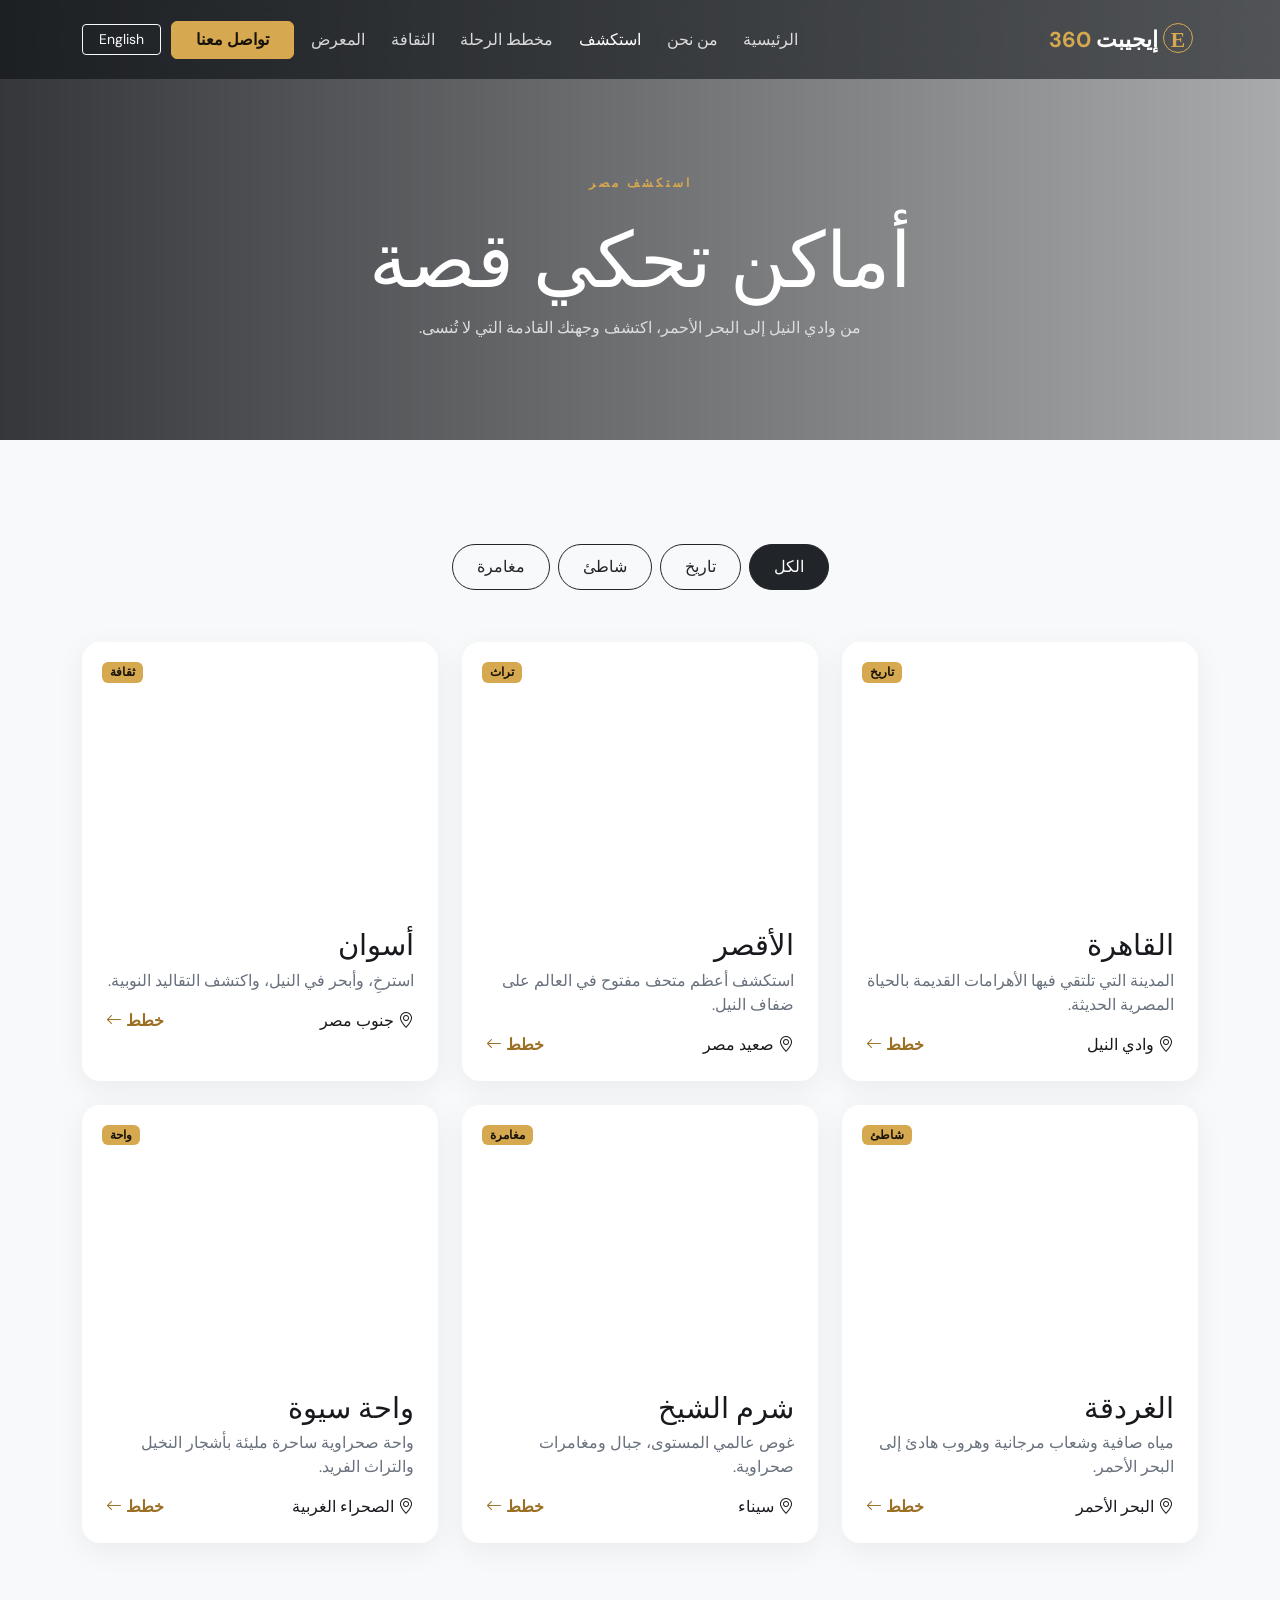
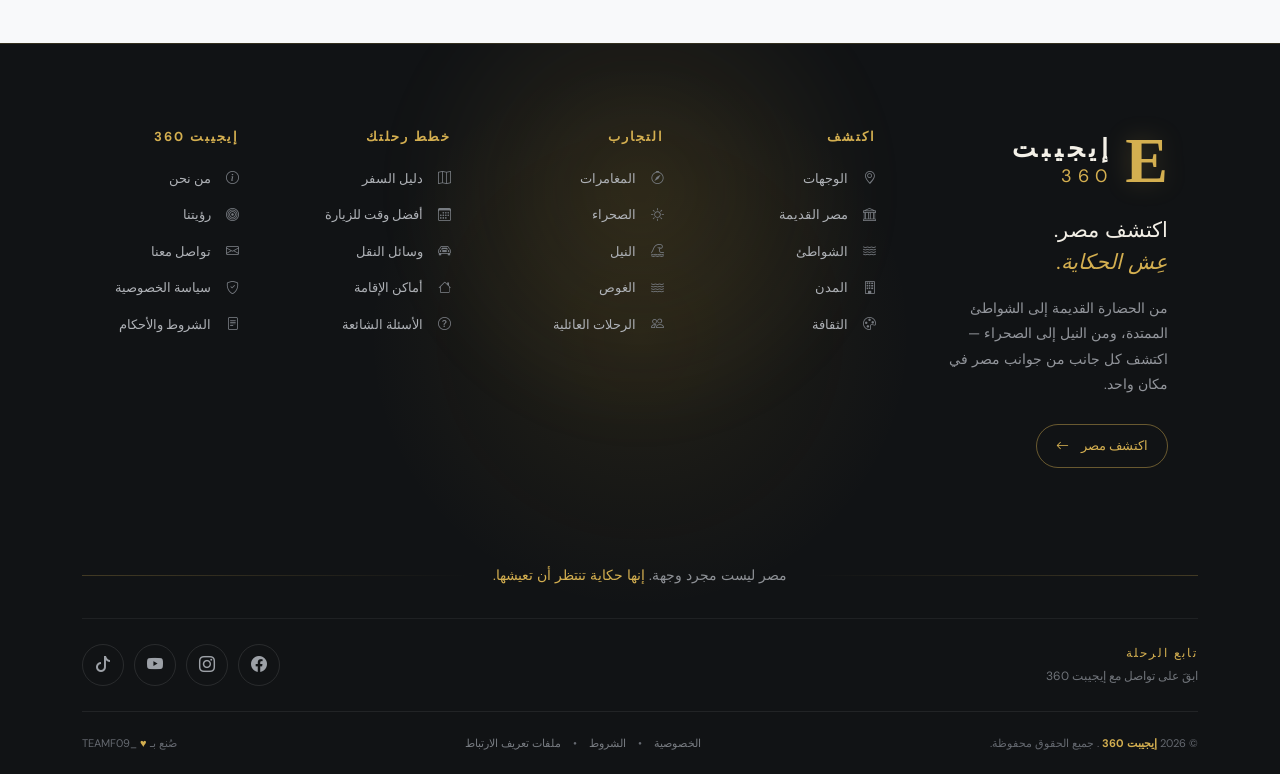
<file: explore-ar.html>
<!DOCTYPE html>
<html lang="ar" dir="rtl">

<head>
    <meta charset="UTF-8">
    <meta name="viewport" content="width=device-width, initial-scale=1.0">
    <title>استكشف مصر | إيچيبت 360</title>

    <link rel="icon"
        href="data:image/svg+xml,%3Csvg xmlns='http://www.w3.org/2000/svg' viewBox='0 0 100 100'%3E%3Ccircle cx='50' cy='50' r='49' fill='none' stroke='%23d6a84f' stroke-width='6'/%3E%3Ctext x='50' y='55' font-family='serif' font-size='58' font-weight='bold' fill='%23d6a84f' text-anchor='middle' dominant-baseline='middle'%3EE%3C/text%3E%3C/svg%3E"
        type="image/svg+xml">

    <link href="https://cdn.jsdelivr.net/npm/bootstrap@5.3.8/dist/css/bootstrap.min.css" rel="stylesheet"
        integrity="sha384-sRIl4kxILFvY47J16cr9ZwB07vP4J8+LH7qKQnuqkuIAvNWLzeN8tE5YBujZqJLB" crossorigin="anonymous">

    <link rel="stylesheet" href="https://cdn.jsdelivr.net/npm/bootstrap-icons@1.11.3/font/bootstrap-icons.min.css">
    <link rel="stylesheet" href="./style.css">
</head>

<body>
    <nav class="navbar navbar-expand-lg navbar-dark fixed-top" dir="rtl">
        <div class="container">

            <a class="navbar-brand fw-bold" href="index-ar.html">
                <span class="brand-mark">E</span> إيجيبت
                <span>360</span>
            </a>

            <button class="navbar-toggler" type="button" data-bs-toggle="collapse" data-bs-target="#nav"
                aria-controls="nav" aria-expanded="false" aria-label="فتح القائمة">
                <span class="navbar-toggler-icon"></span>
            </button>

            <div class="collapse navbar-collapse" id="nav">

                <ul class="navbar-nav ms-auto align-items-lg-center">
                    <li class="nav-item">
                        <a class="nav-link" href="index-ar.html">الرئيسية</a>
                    </li>


                    <li class="nav-item">
                        <a class="nav-link" href="about-ar.html">من نحن</a>
                    </li>


                    <li class="nav-item">
                        <a class="nav-link active" href="explore-ar.html">استكشف</a>
                    </li>


                    <li class="nav-item">
                        <a class="nav-link" href="planner-ar.html">
                            مخطط الرحلة
                        </a>
                    </li>

                    <li class="nav-item">
                        <a class="nav-link" href="culture-ar.html">
                            الثقافة
                        </a>
                    </li>

                    <li class="nav-item">
                        <a class="nav-link" href="gallery-ar.html">
                            المعرض
                        </a>
                    </li>

                    <li class="nav-item ms-lg-2">
                        <a class="btn btn-gold px-4" href="contact-ar.html">
                            تواصل معنا
                        </a>
                    </li>

                    <li class="nav-item ">
                        <a href="explore.html" class="btn btn-outline-light btn-sm px-3">English</a>
                    </li>

                </ul>

            </div>
        </div>
    </nav>


    <section class="page-hero">
        <div class="container text-center">
            <span class="eyebrow hero-line hero-line1">استكشف مصر</span>
            <h1 class="hero-line hero-line2">أماكن تحكي قصة</h1>
            <p class="hero-line hero-line3">من وادي النيل إلى البحر الأحمر، اكتشف وجهتك القادمة التي لا تُنسى.</p>
        </div>
    </section>


    <section class="section-padding bg-light">
        <div class="container">
            <div class="filter-bar text-center mb-5"><button class="btn btn-dark">الكل</button><button
                    class="btn btn-outline-dark">تاريخ</button><button class="btn btn-outline-dark">شاطئ</button><button
                    class="btn btn-outline-dark">مغامرة</button>
            </div>
            <div class="row g-4">
                <div class="col-md-6 col-lg-4">
                    <div class="destination-card">
                        <div class="dest-img cairo"><span class="badge bg-gold">تاريخ</span></div>
                        <div class="p-4">
                            <h3>القاهرة</h3>
                            <p>المدينة التي تلتقي فيها الأهرامات القديمة بالحياة المصرية الحديثة.</p>
                            <div class="d-flex justify-content-between"><span><i class="bi bi-geo-alt"></i> وادي
                                    النيل</span><a href="planner-ar.html">خطط <i class="bi bi-arrow-left"></i></a></div>
                        </div>
                    </div>
                </div>
                <div class="col-md-6 col-lg-4">
                    <div class="destination-card">
                        <div class="dest-img luxor"><span class="badge bg-gold">تراث</span></div>
                        <div class="p-4">
                            <h3>الأقصر</h3>
                            <p>استكشف أعظم متحف مفتوح في العالم على ضفاف النيل.</p>
                            <div class="d-flex justify-content-between"><span><i class="bi bi-geo-alt"></i> صعيد
                                    مصر</span><a href="planner-ar.html">خطط <i class="bi bi-arrow-left"></i></a></div>
                        </div>
                    </div>
                </div>
                <div class="col-md-6 col-lg-4">
                    <div class="destination-card">
                        <div class="dest-img aswan"><span class="badge bg-gold">ثقافة</span></div>
                        <div class="p-4">
                            <h3>أسوان</h3>
                            <p>استرخِ، وأبحر في النيل، واكتشف التقاليد النوبية.</p>
                            <div class="d-flex justify-content-between"><span><i class="bi bi-geo-alt"></i> جنوب
                                    مصر</span><a href="planner-ar.html">خطط <i class="bi bi-arrow-left"></i></a></div>
                        </div>
                    </div>
                </div>
                <div class="col-md-6 col-lg-4">
                    <div class="destination-card">
                        <div class="dest-img hurghada"><span class="badge bg-gold">شاطئ</span></div>
                        <div class="p-4">
                            <h3>الغردقة</h3>
                            <p>مياه صافية وشعاب مرجانية وهروب هادئ إلى البحر الأحمر.</p>
                            <div class="d-flex justify-content-between"><span><i class="bi bi-geo-alt"></i> البحر
                                    الأحمر</span><a href="planner-ar.html">خطط <i class="bi bi-arrow-left"></i></a>
                            </div>
                        </div>
                    </div>
                </div>
                <div class="col-md-6 col-lg-4">
                    <div class="destination-card">
                        <div class="dest-img sharm"><span class="badge bg-gold">مغامرة</span></div>
                        <div class="p-4">
                            <h3>شرم الشيخ</h3>
                            <p>غوص عالمي المستوى، جبال ومغامرات صحراوية.</p>
                            <div class="d-flex justify-content-between"><span><i class="bi bi-geo-alt"></i>
                                    سيناء</span><a href="planner-ar.html">خطط <i class="bi bi-arrow-left"></i></a></div>
                        </div>
                    </div>
                </div>
                <div class="col-md-6 col-lg-4">
                    <div class="destination-card">
                        <div class="dest-img siwa"><span class="badge bg-gold">واحة</span></div>
                        <div class="p-4">
                            <h3>واحة سيوة</h3>
                            <p>واحة صحراوية ساحرة مليئة بأشجار النخيل والتراث الفريد.</p>
                            <div class="d-flex justify-content-between"><span><i class="bi bi-geo-alt"></i> الصحراء
                                    الغربية</span><a href="planner-ar.html">خطط <i class="bi bi-arrow-left"></i></a>
                            </div>
                        </div>
                    </div>
                </div>
            </div>
        </div>
    </section>




    <footer class="egypt360-footer" dir="rtl">

        <!-- Ambient Glow -->
        <div class="footer-glow"></div>

        <div class="container">

            <!-- =========================
             FOOTER MAIN
        ========================== -->
            <div class="footer-main">


                <!-- =========================
                 BRAND
            ========================== -->
                <div class="footer-brand">

                    <div class="footer-logo">

                        <a href="index-ar.html" class="footer-logo-link">

                            <span class="logo-e">E</span>

                            <div class="logo-text">
                                <strong>إيجيبت</strong>
                                <span>360</span>
                            </div>

                        </a>

                    </div>


                    <p class="footer-tagline">
                        اكتشف مصر.<br>
                        <em>عِش الحكاية.</em>
                    </p>


                    <p class="footer-description">
                        من الحضارة القديمة إلى الشواطئ الممتدة،
                        ومن النيل إلى الصحراء — اكتشف كل جانب
                        من جوانب مصر في مكان واحد.
                    </p>


                    <!-- Explore Egypt -->
                    <a href="explore-ar.html" class="footer-explore-btn">

                        اكتشف مصر

                        <i class="bi bi-arrow-left"></i>

                    </a>

                </div>



                <!-- =========================
                 اكتشف
            ========================== -->
                <div class="footer-column">

                    <h4>اكتشف</h4>


                    <a href="explore-ar.html">

                        <i class="bi bi-geo-alt"></i>

                        الوجهات

                    </a>


                    <a href="culture-ar.html">

                        <i class="bi bi-bank"></i>

                        مصر القديمة

                    </a>


                    <a href="explore-ar.html">

                        <i class="bi bi-water"></i>

                        الشواطئ

                    </a>


                    <a href="explore-ar.html">

                        <i class="bi bi-building"></i>

                        المدن

                    </a>


                    <a href="culture-ar.html">

                        <i class="bi bi-palette"></i>

                        الثقافة

                    </a>

                </div>



                <!-- =========================
                 التجارب
            ========================== -->
                <div class="footer-column">

                    <h4>التجارب</h4>


                    <a href="explore-ar.html">

                        <i class="bi bi-compass"></i>

                        المغامرات

                    </a>


                    <a href="explore-ar.html">

                        <i class="bi bi-sun"></i>

                        الصحراء

                    </a>


                    <a href="explore-ar.html">

                        <i class="bi bi-tsunami"></i>

                        النيل

                    </a>


                    <a href="explore-ar.html">

                        <i class="bi bi-water"></i>

                        الغوص

                    </a>


                    <a href="explore-ar.html">

                        <i class="bi bi-people"></i>

                        الرحلات العائلية

                    </a>

                </div>



                <!-- =========================
                 خطط رحلتك
            ========================== -->
                <div class="footer-column">

                    <h4>خطط رحلتك</h4>


                    <a href="planner-ar.html">

                        <i class="bi bi-map"></i>

                        دليل السفر

                    </a>


                    <a href="planner-ar.html">

                        <i class="bi bi-calendar3"></i>

                        أفضل وقت للزيارة

                    </a>


                    <a href="planner-ar.html">

                        <i class="bi bi-car-front"></i>

                        وسائل النقل

                    </a>


                    <a href="planner-ar.html">

                        <i class="bi bi-house"></i>

                        أماكن الإقامة

                    </a>


                    <a href="planner-ar.html">

                        <i class="bi bi-question-circle"></i>

                        الأسئلة الشائعة

                    </a>

                </div>



                <!-- =========================
                 إيجيبت 360
            ========================== -->
                <div class="footer-column">

                    <h4>إيجيبت 360</h4>


                    <a href="about-ar.html">

                        <i class="bi bi-info-circle"></i>

                        من نحن

                    </a>


                    <a href="about-ar.html">

                        <i class="bi bi-bullseye"></i>

                        رؤيتنا

                    </a>


                    <a href="contact-ar.html">

                        <i class="bi bi-envelope"></i>

                        تواصل معنا

                    </a>


                    <a href="contact-ar.html">

                        <i class="bi bi-shield-check"></i>

                        سياسة الخصوصية

                    </a>


                    <a href="contact-ar.html">

                        <i class="bi bi-file-text"></i>

                        الشروط والأحكام

                    </a>

                </div>

            </div>



            <!-- =========================
             FOOTER QUOTE
        ========================== -->
            <div class="footer-quote">

                <div class="quote-line"></div>

                <p>
                    مصر ليست مجرد وجهة.
                    <span>إنها حكاية تنتظر أن تعيشها.</span>
                </p>

                <div class="quote-line"></div>

            </div>



            <!-- =========================
             SOCIAL
        ========================== -->
            <div class="footer-social-section">

                <div class="social-title">

                    <span>
                        تابع الرحلة
                    </span>

                    <small>
                        ابقَ على تواصل مع إيجيبت 360
                    </small>

                </div>


                <div class="footer-socials">

                    <a href="#" aria-label="فيسبوك">
                        <i class="bi bi-facebook"></i>
                    </a>


                    <a href="#" aria-label="إنستجرام">
                        <i class="bi bi-instagram"></i>
                    </a>


                    <a href="#" aria-label="يوتيوب">
                        <i class="bi bi-youtube"></i>
                    </a>


                    <a href="#" aria-label="تيك توك">
                        <i class="bi bi-tiktok"></i>
                    </a>

                </div>

            </div>



            <!-- =========================
             FOOTER BOTTOM
        ========================== -->
            <div class="footer-bottom">


                <div class="copyright">

                    © 2026

                    <strong>
                        إيجيبت 360
                    </strong>

                    . جميع الحقوق محفوظة.

                </div>


                <div class="footer-bottom-links">

                    <a href="contact-ar.html">
                        الخصوصية
                    </a>

                    <span>•</span>

                    <a href="contact-ar.html">
                        الشروط
                    </a>

                    <span>•</span>

                    <a href="contact-ar.html">
                        ملفات تعريف الارتباط
                    </a>

                </div>


                <div class="made-with">

                    صُنع بـ

                    <span>♥</span>

                   _TEAMF09

                </div>

            </div>

        </div>

    </footer>

    <script src="https://cdn.jsdelivr.net/npm/bootstrap@5.3.8/dist/js/bootstrap.bundle.min.js"></script>
</body>

</html>
</file>
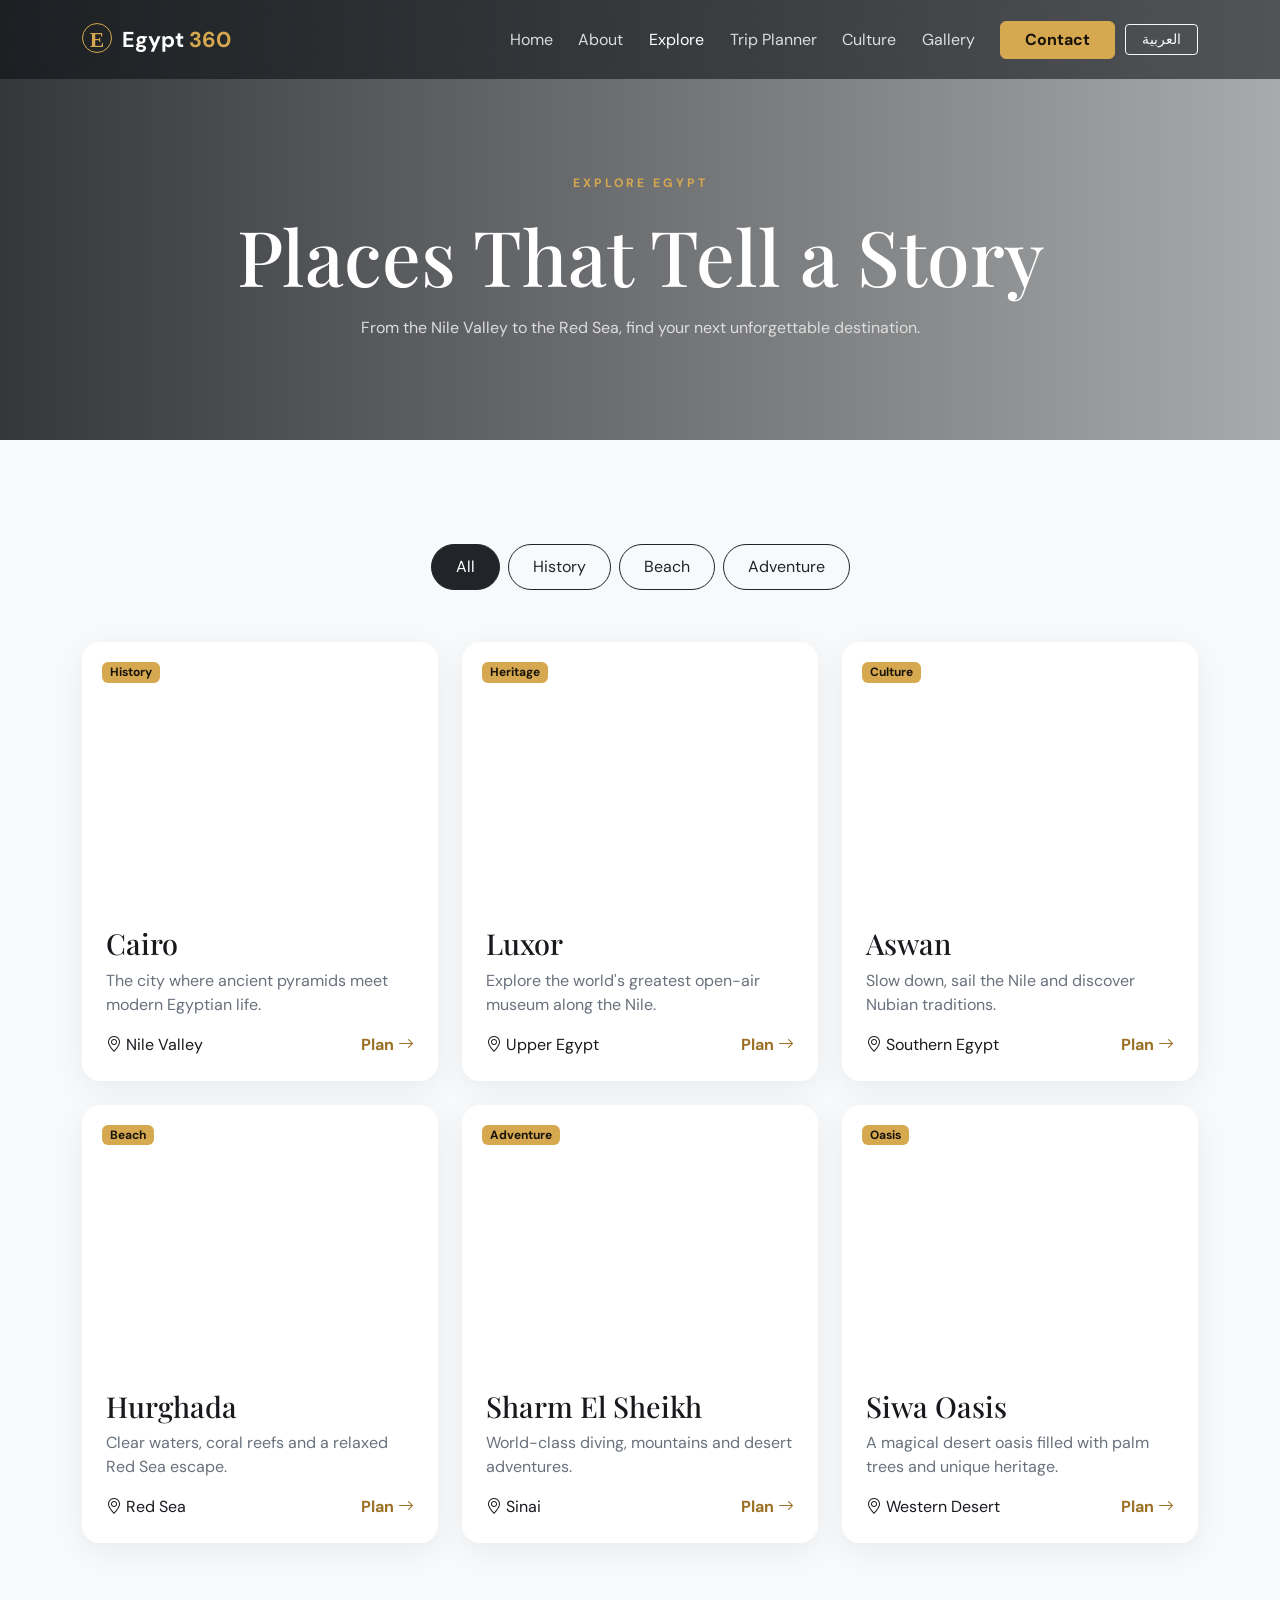
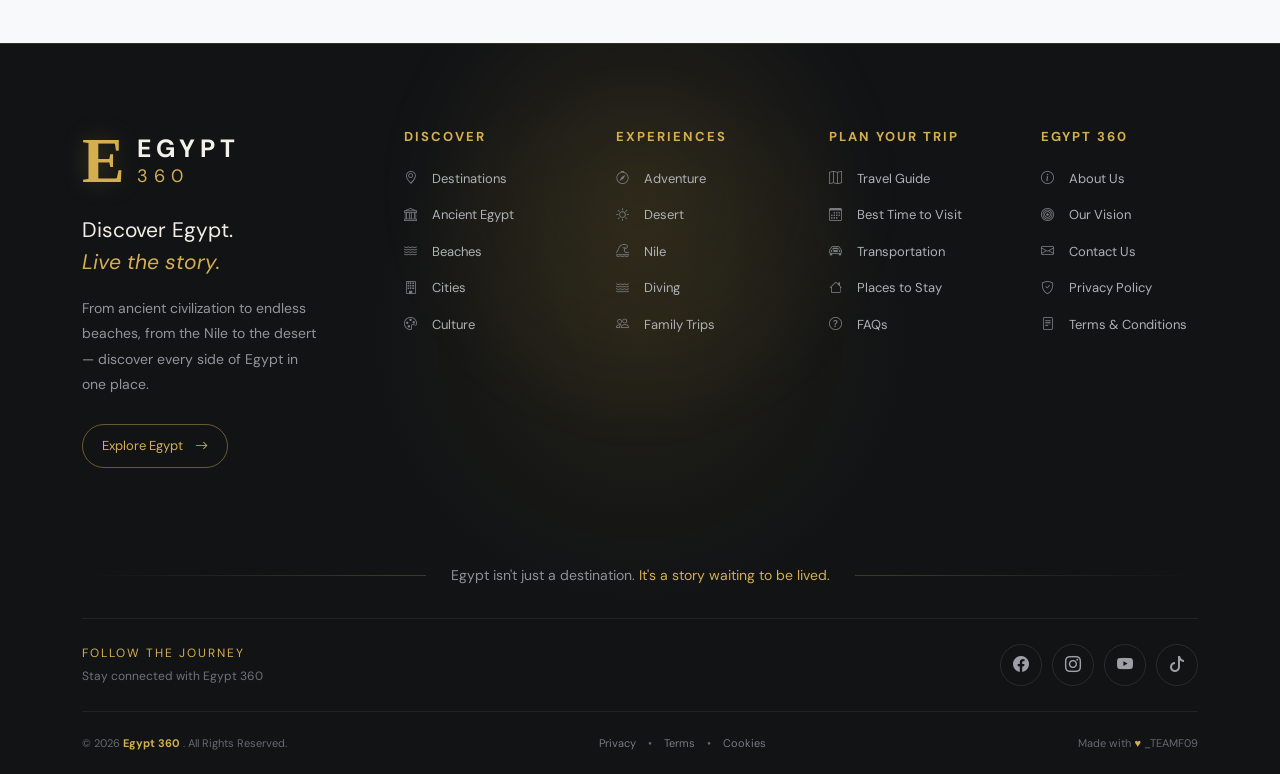
<file: explore.html>
<!DOCTYPE html>
<html lang="en">

<head>
    <meta charset="UTF-8">
    <meta name="viewport" content="width=device-width, initial-scale=1.0">
    <title>Explore Egypt | Egypt 360</title>

    <link rel="icon"
        href="data:image/svg+xml,%3Csvg xmlns='http://www.w3.org/2000/svg' viewBox='0 0 100 100'%3E%3Ccircle cx='50' cy='50' r='49' fill='none' stroke='%23d6a84f' stroke-width='6'/%3E%3Ctext x='50' y='55' font-family='serif' font-size='58' font-weight='bold' fill='%23d6a84f' text-anchor='middle' dominant-baseline='middle'%3EE%3C/text%3E%3C/svg%3E"
        type="image/svg+xml">

    <link href="https://cdn.jsdelivr.net/npm/bootstrap@5.3.8/dist/css/bootstrap.min.css" rel="stylesheet"
        integrity="sha384-sRIl4kxILFvY47J16cr9ZwB07vP4J8+LH7qKQnuqkuIAvNWLzeN8tE5YBujZqJLB" crossorigin="anonymous">

    <link rel="stylesheet" href="https://cdn.jsdelivr.net/npm/bootstrap-icons@1.11.3/font/bootstrap-icons.min.css">
    <link rel="stylesheet" href="./style.css">
</head>

<body>
    <nav class="navbar navbar-expand-lg navbar-dark fixed-top">
        <div class="container">

            <a class="navbar-brand fw-bold" href="index.html">
                <span class="brand-mark">E</span> Egypt
                <span>360</span>
            </a>

            <button class="navbar-toggler" type="button" data-bs-toggle="collapse" data-bs-target="#nav">
                <span class="navbar-toggler-icon"></span>
            </button>

            <div class="collapse navbar-collapse" id="nav">

                <ul class="navbar-nav ms-auto align-items-lg-center">

                    <li class="nav-item">
                        <a class="nav-link" href="index.html">Home</a>
                    </li>

                    <li class="nav-item">
                        <a class="nav-link" href="about.html">About</a>
                    </li>

                    <li class="nav-item">
                        <a class="nav-link active" href="explore.html">Explore</a>
                    </li>

                    <li class="nav-item">
                        <a class="nav-link" href="planner.html">Trip Planner</a>
                    </li>

                    <li class="nav-item">
                        <a class="nav-link" href="culture.html">Culture</a>
                    </li>

                    <li class="nav-item">
                        <a class="nav-link" href="gallery.html">Gallery</a>
                    </li>

                    <li class="nav-item ms-lg-2">
                        <a class="btn btn-gold px-4" href="contact.html">
                            Contact
                        </a>
                    </li>

                    <li class="nav-item">
                        <a href="explore-ar.html" class="btn btn-outline-light btn-sm px-3">العربية</a>
                    </li>

                </ul>

            </div>
        </div>
    </nav>


    <section class="page-hero">
        <div class="container text-center">
            <span class="eyebrow hero-line hero-line1">EXPLORE EGYPT</span>
            <h1 class="hero-line hero-line2">Places That Tell a Story</h1>
            <p class="hero-line hero-line3">From the Nile Valley to the Red Sea, find your next unforgettable
                destination.</p>
        </div>
    </section>


    <section class="section-padding bg-light">
        <div class="container">
            <div class="filter-bar text-center mb-5"><button class="btn btn-dark">All</button><button
                    class="btn btn-outline-dark">History</button><button
                    class="btn btn-outline-dark">Beach</button><button class="btn btn-outline-dark">Adventure</button>
            </div>
            <div class="row g-4">
                <div class="col-md-6 col-lg-4">
                    <div class="destination-card">
                        <div class="dest-img cairo"><span class="badge bg-gold">History</span></div>
                        <div class="p-4">
                            <h3>Cairo</h3>
                            <p>The city where ancient pyramids meet modern Egyptian life.</p>
                            <div class="d-flex justify-content-between"><span><i class="bi bi-geo-alt"></i> Nile
                                    Valley</span><a href="planner.html">Plan <i class="bi bi-arrow-right"></i></a></div>
                        </div>
                    </div>
                </div>
                <div class="col-md-6 col-lg-4">
                    <div class="destination-card">
                        <div class="dest-img luxor"><span class="badge bg-gold">Heritage</span></div>
                        <div class="p-4">
                            <h3>Luxor</h3>
                            <p>Explore the world's greatest open-air museum along the Nile.</p>
                            <div class="d-flex justify-content-between"><span><i class="bi bi-geo-alt"></i> Upper
                                    Egypt</span><a href="planner.html">Plan <i class="bi bi-arrow-right"></i></a></div>
                        </div>
                    </div>
                </div>
                <div class="col-md-6 col-lg-4">
                    <div class="destination-card">
                        <div class="dest-img aswan"><span class="badge bg-gold">Culture</span></div>
                        <div class="p-4">
                            <h3>Aswan</h3>
                            <p>Slow down, sail the Nile and discover Nubian traditions.</p>
                            <div class="d-flex justify-content-between"><span><i class="bi bi-geo-alt"></i> Southern
                                    Egypt</span><a href="planner.html">Plan <i class="bi bi-arrow-right"></i></a></div>
                        </div>
                    </div>
                </div>
                <div class="col-md-6 col-lg-4">
                    <div class="destination-card">
                        <div class="dest-img hurghada"><span class="badge bg-gold">Beach</span></div>
                        <div class="p-4">
                            <h3>Hurghada</h3>
                            <p>Clear waters, coral reefs and a relaxed Red Sea escape.</p>
                            <div class="d-flex justify-content-between"><span><i class="bi bi-geo-alt"></i> Red
                                    Sea</span><a href="planner.html">Plan <i class="bi bi-arrow-right"></i></a></div>
                        </div>
                    </div>
                </div>
                <div class="col-md-6 col-lg-4">
                    <div class="destination-card">
                        <div class="dest-img sharm"><span class="badge bg-gold">Adventure</span></div>
                        <div class="p-4">
                            <h3>Sharm El Sheikh</h3>
                            <p>World-class diving, mountains and desert adventures.</p>
                            <div class="d-flex justify-content-between"><span><i class="bi bi-geo-alt"></i>
                                    Sinai</span><a href="planner.html">Plan <i class="bi bi-arrow-right"></i></a></div>
                        </div>
                    </div>
                </div>
                <div class="col-md-6 col-lg-4">
                    <div class="destination-card">
                        <div class="dest-img siwa"><span class="badge bg-gold">Oasis</span></div>
                        <div class="p-4">
                            <h3>Siwa Oasis</h3>
                            <p>A magical desert oasis filled with palm trees and unique heritage.</p>
                            <div class="d-flex justify-content-between"><span><i class="bi bi-geo-alt"></i> Western
                                    Desert</span><a href="planner.html">Plan <i class="bi bi-arrow-right"></i></a></div>
                        </div>
                    </div>
                </div>
            </div>
        </div>
    </section>


    <footer class="egypt360-footer">

        <!-- Ambient Glow -->
        <div class="footer-glow"></div>

        <div class="container">

            <!-- =========================
             FOOTER MAIN
        ========================== -->
            <div class="footer-main">


                <!-- =========================
                 BRAND
            ========================== -->
                <div class="footer-brand">

                    <div class="footer-logo">

                        <a href="index.html" class="footer-logo-link">

                            <span class="logo-e">E</span>

                            <div class="logo-text">
                                <strong>EGYPT</strong>
                                <span>360</span>
                            </div>

                        </a>

                    </div>


                    <p class="footer-tagline">
                        Discover Egypt.<br>
                        <em>Live the story.</em>
                    </p>


                    <p class="footer-description">
                        From ancient civilization to endless beaches,
                        from the Nile to the desert — discover every side
                        of Egypt in one place.
                    </p>


                    <!-- Explore Egypt -->
                    <a href="explore.html" class="footer-explore-btn">

                        Explore Egypt

                        <i class="bi bi-arrow-right"></i>

                    </a>

                </div>



                <!-- =========================
                 DISCOVER
            ========================== -->
                <div class="footer-column">

                    <h4>DISCOVER</h4>


                    <a href="explore.html">

                        <i class="bi bi-geo-alt"></i>

                        Destinations

                    </a>


                    <a href="culture.html">

                        <i class="bi bi-bank"></i>

                        Ancient Egypt

                    </a>


                    <a href="explore.html">

                        <i class="bi bi-water"></i>

                        Beaches

                    </a>


                    <a href="explore.html">

                        <i class="bi bi-building"></i>

                        Cities

                    </a>


                    <a href="culture.html">

                        <i class="bi bi-palette"></i>

                        Culture

                    </a>

                </div>



                <!-- =========================
                 EXPERIENCES
            ========================== -->
                <div class="footer-column">

                    <h4>EXPERIENCES</h4>


                    <a href="explore.html">

                        <i class="bi bi-compass"></i>

                        Adventure

                    </a>


                    <a href="explore.html">

                        <i class="bi bi-sun"></i>

                        Desert

                    </a>


                    <a href="explore.html">

                        <i class="bi bi-tsunami"></i>

                        Nile

                    </a>


                    <a href="explore.html">

                        <i class="bi bi-water"></i>

                        Diving

                    </a>


                    <a href="explore.html">

                        <i class="bi bi-people"></i>

                        Family Trips

                    </a>

                </div>



                <!-- =========================
                 PLAN YOUR TRIP
            ========================== -->
                <div class="footer-column">

                    <h4>PLAN YOUR TRIP</h4>


                    <a href="planner.html">

                        <i class="bi bi-map"></i>

                        Travel Guide

                    </a>


                    <a href="planner.html">

                        <i class="bi bi-calendar3"></i>

                        Best Time to Visit

                    </a>


                    <a href="planner.html">

                        <i class="bi bi-car-front"></i>

                        Transportation

                    </a>


                    <a href="planner.html">

                        <i class="bi bi-house"></i>

                        Places to Stay

                    </a>


                    <a href="planner.html">

                        <i class="bi bi-question-circle"></i>

                        FAQs

                    </a>

                </div>



                <!-- =========================
                 EGYPT 360
            ========================== -->
                <div class="footer-column">

                    <h4>EGYPT 360</h4>


                    <a href="about.html">

                        <i class="bi bi-info-circle"></i>

                        About Us

                    </a>


                    <a href="about.html">

                        <i class="bi bi-bullseye"></i>

                        Our Vision

                    </a>


                    <a href="contact.html">

                        <i class="bi bi-envelope"></i>

                        Contact Us

                    </a>


                    <a href="contact.html">

                        <i class="bi bi-shield-check"></i>

                        Privacy Policy

                    </a>


                    <a href="contact.html">

                        <i class="bi bi-file-text"></i>

                        Terms & Conditions

                    </a>

                </div>

            </div>



            <!-- =========================
             FOOTER QUOTE
        ========================== -->
            <div class="footer-quote">

                <div class="quote-line"></div>

                <p>
                    Egypt isn't just a destination.
                    <span>It's a story waiting to be lived.</span>
                </p>

                <div class="quote-line"></div>

            </div>



            <!-- =========================
             SOCIAL
        ========================== -->
            <div class="footer-social-section">

                <div class="social-title">

                    <span>
                        FOLLOW THE JOURNEY
                    </span>

                    <small>
                        Stay connected with Egypt 360
                    </small>

                </div>


                <div class="footer-socials">

                    <!-- Facebook -->
                    <a href="#" aria-label="Facebook">

                        <i class="bi bi-facebook"></i>

                    </a>


                    <!-- Instagram -->
                    <a href="#" aria-label="Instagram">

                        <i class="bi bi-instagram"></i>

                    </a>


                    <!-- YouTube -->
                    <a href="#" aria-label="YouTube">

                        <i class="bi bi-youtube"></i>

                    </a>


                    <!-- TikTok -->
                    <a href="#" aria-label="TikTok">

                        <i class="bi bi-tiktok"></i>

                    </a>

                </div>

            </div>



            <!-- =========================
             FOOTER BOTTOM
        ========================== -->
            <div class="footer-bottom">


                <div class="copyright">

                    © 2026

                    <strong>
                        Egypt 360
                    </strong>

                    . All Rights Reserved.

                </div>


                <div class="footer-bottom-links">

                    <a href="contact.html">
                        Privacy
                    </a>

                    <span>•</span>

                    <a href="contact.html">
                        Terms
                    </a>

                    <span>•</span>

                    <a href="contact.html">
                        Cookies
                    </a>

                </div>


                <div class="made-with">

                    Made with

                    <span>♥</span>

                    _TEAMF09

                </div>

            </div>

        </div>

    </footer>

    <script src="https://cdn.jsdelivr.net/npm/bootstrap@5.3.8/dist/js/bootstrap.bundle.min.js"></script>
</body>

</html>
</file>
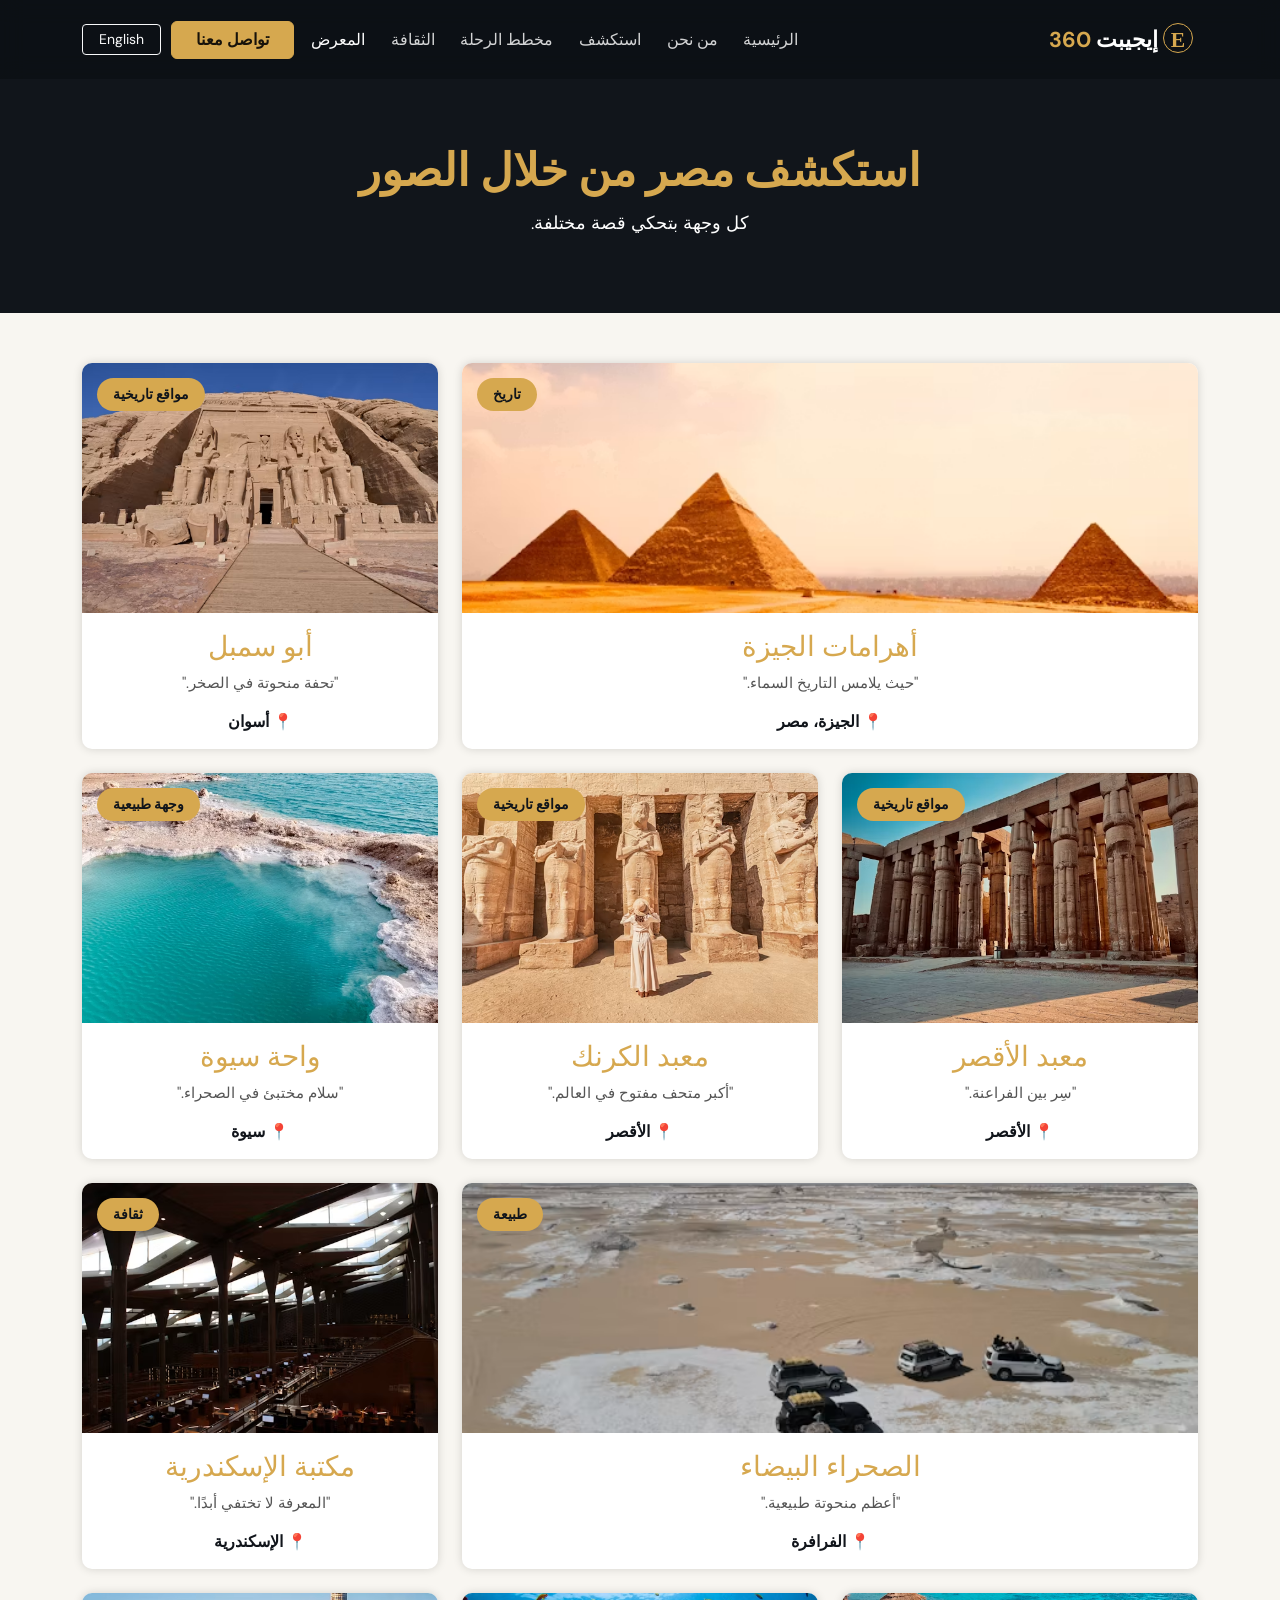
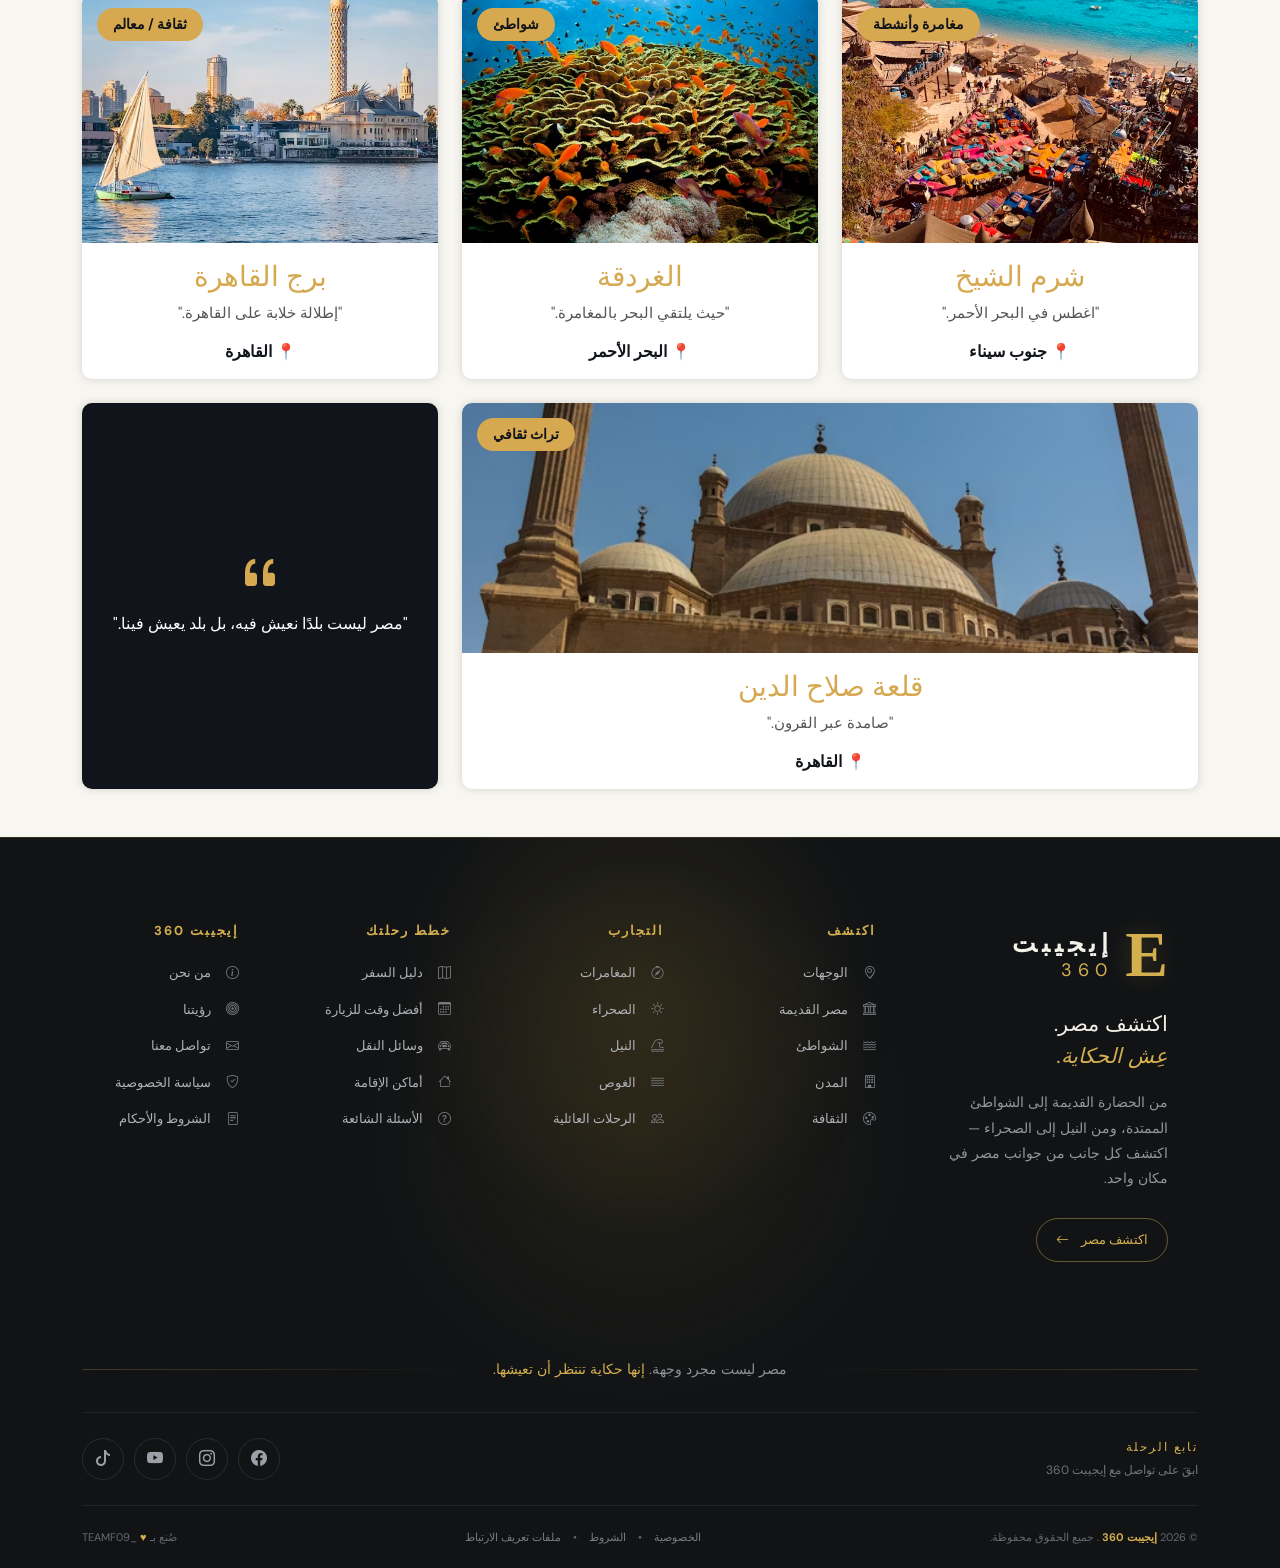
<file: gallery-ar.html>
<!DOCTYPE html>
<html lang="ar" dir="rtl">

<head>
    <meta charset="UTF-8">
    <meta name="viewport" content="width=device-width, initial-scale=1.0">
    <title>معرض الصور | إيچيبت 360</title>

    <link rel="icon"
        href="data:image/svg+xml,%3Csvg xmlns='http://www.w3.org/2000/svg' viewBox='0 0 100 100'%3E%3Ccircle cx='50' cy='50' r='49' fill='none' stroke='%23d6a84f' stroke-width='6'/%3E%3Ctext x='50' y='55' font-family='serif' font-size='58' font-weight='bold' fill='%23d6a84f' text-anchor='middle' dominant-baseline='middle'%3EE%3C/text%3E%3C/svg%3E"
        type="image/svg+xml">

    <link href="https://cdn.jsdelivr.net/npm/bootstrap@5.3.8/dist/css/bootstrap.min.css" rel="stylesheet"
        integrity="sha384-sRIl4kxILFvY47J16cr9ZwB07vP4J8+LH7qKQnuqkuIAvNWLzeN8tE5YBujZqJLB" crossorigin="anonymous">

    <link rel="stylesheet" href="https://cdn.jsdelivr.net/npm/bootstrap-icons@1.11.3/font/bootstrap-icons.min.css">

    <link rel="stylesheet" href="./style.css">
</head>

<body>
    <nav class="navbar navbar-expand-lg navbar-dark fixed-top" dir="rtl">
        <div class="container">

            <a class="navbar-brand fw-bold" href="index-ar.html">
                <span class="brand-mark">E</span> إيجيبت
                <span>360</span>
            </a>

            <button class="navbar-toggler" type="button" data-bs-toggle="collapse" data-bs-target="#nav"
                aria-controls="nav" aria-expanded="false" aria-label="فتح القائمة">
                <span class="navbar-toggler-icon"></span>
            </button>

            <div class="collapse navbar-collapse" id="nav">

                <ul class="navbar-nav ms-auto align-items-lg-center">

                    <li class="nav-item">
                        <a class="nav-link" href="index-ar.html">الرئيسية</a>
                    </li>

                    <li class="nav-item">
                        <a class="nav-link" href="about-ar.html">من نحن</a>
                    </li>

                    <li class="nav-item">
                        <a class="nav-link" href="explore-ar.html">استكشف</a>
                    </li>

                    <li class="nav-item">
                        <a class="nav-link" href="planner-ar.html">مخطط الرحلة</a>
                    </li>

                    <li class="nav-item">
                        <a class="nav-link" href="culture-ar.html">الثقافة</a>
                    </li>

                    <li class="nav-item">
                        <a class="nav-link active" href="gallery-ar.html">المعرض</a>
                    </li>

                    <li class="nav-item">
                        <a class="btn btn-gold px-4" href="contact-ar.html">
                            تواصل معنا
                        </a>
                    </li>

                    <li class="nav-item">
                        <a href="gallery.html" class="btn btn-outline-light btn-sm px-3">English</a>
                    </li>

                </ul>

            </div>
        </div>
    </nav>

    <section class="gallery-hero">
        <div class="container text-center">
            <h1 class="display-4 fw-bold hero-line hero-line1">
                استكشف مصر من خلال الصور
            </h1>
            <p class="lead mt-3 hero-line hero-line2">
                كل وجهة بتحكي قصة مختلفة.
            </p>
        </div>
    </section>


    <section class="gallery-section pb-5">
        <div class="container">
            <div class="row g-4">
                <div class="col-12 col-lg-8">
                    <div class="gallery-card">
                        <div class="gallery-img-wrapper">
                            <img src="./Assets/Pyramids.avif" alt="Pyramids" class="img-fluid w-100">
                            <span class="badge-category">
                                تاريخ
                            </span>
                        </div>
                        <div class="gallery-info">
                            <h3>أهرامات الجيزة</h3>
                            <p>"حيث يلامس التاريخ السماء."</p>
                            <span>📍 الجيزة، مصر</span>
                        </div>
                    </div>
                </div>
                <div class="col-md-6 col-lg-4">
                    <div class="gallery-card">
                        <div class="gallery-img-wrapper">
                            <img src="./Assets/Abu Simbel.avif" alt="Abu Simbel" class="img-fluid w-100">
                            <span class="badge-category">
                                مواقع تاريخية
                            </span>
                        </div>
                        <div class="gallery-info">
                            <h3>أبو سمبل</h3>
                            <p>"تحفة منحوتة في الصخر."</p>
                            <span>📍 أسوان</span>
                        </div>
                    </div>
                </div>
                <div class="col-md-6 col-lg-4">
                    <div class="gallery-card">
                        <div class="gallery-img-wrapper">
                            <img src="./Assets/Luxor Temple.avif" alt="Luxor Temple" class="img-fluid w-100">
                            <span class="badge-category">
                                مواقع تاريخية
                            </span>
                        </div>
                        <div class="gallery-info">
                            <h3>معبد الأقصر</h3>
                            <p>"سِر بين الفراعنة."</p>
                            <span>📍 الأقصر</span>
                        </div>
                    </div>
                </div>
                <div class="col-md-6 col-lg-4">
                    <div class="gallery-card">
                        <div class="gallery-img-wrapper">
                            <img src="./Assets/Karnak.avif" alt="Karnak" class="img-fluid w-100">
                            <span class="badge-category">
                                مواقع تاريخية
                            </span>
                        </div>
                        <div class="gallery-info">
                            <h3>معبد الكرنك</h3>
                            <p>"أكبر متحف مفتوح في العالم."</p>
                            <span>📍 الأقصر</span>
                        </div>
                    </div>
                </div>
                <div class="col-md-6 col-lg-4">
                    <div class="gallery-card">
                        <div class="gallery-img-wrapper">
                            <img src="./Assets/Siwa.avif" alt="Siwa Oasis" class="img-fluid w-100">
                            <span class="badge-category">
                                وجهة طبيعية
                            </span>
                        </div>
                        <div class="gallery-info">
                            <h3>واحة سيوة</h3>
                            <p>"سلام مختبئ في الصحراء."</p>
                            <span>📍 سيوة</span>
                        </div>
                    </div>
                </div>
                <div class="col-12 col-lg-8">
                    <div class="gallery-card">
                        <div class="gallery-img-wrapper">
                            <img src="./Assets/White Desert.avif" alt="White Desert" class="img-fluid w-100">
                            <span class="badge-category">
                                طبيعة </span>
                        </div>
                        <div class="gallery-info">
                            <h3>الصحراء البيضاء</h3>
                            <p>"أعظم منحوتة طبيعية."</p>
                            <span>📍 الفرافرة</span>
                        </div>
                    </div>
                </div>
                <div class="col-md-6 col-lg-4">
                    <div class="gallery-card">
                        <div class="gallery-img-wrapper">
                            <img src="./Assets/Bibliotheca Alexandrina.avif" alt="Bibliotheca Alexandrina"
                                class="img-fluid w-100">
                            <span class="badge-category">
                                ثقافة
                            </span>
                        </div>
                        <div class="gallery-info">
                            <h3>مكتبة الإسكندرية</h3>
                            <p>"المعرفة لا تختفي أبدًا."</p>
                            <span>📍 الإسكندرية</span>
                        </div>
                    </div>
                </div>
                <div class="col-md-6 col-lg-4">
                    <div class="gallery-card">
                        <div class="gallery-img-wrapper">
                            <img src="./Assets/Sharm El Sheikh.avif" alt="Sharm El Sheikh" class="img-fluid w-100">
                            <span class="badge-category">
                                مغامرة وأنشطة
                            </span>
                        </div>
                        <div class="gallery-info">
                            <h3>شرم الشيخ</h3>
                            <p>"اغطس في البحر الأحمر."</p>
                            <span>📍 جنوب سيناء</span>
                        </div>
                    </div>
                </div>
                <div class="col-md-6 col-lg-4">
                    <div class="gallery-card">
                        <div class="gallery-img-wrapper">
                            <img src="./Assets/Hurghada.avif" alt="Hurghada" class="img-fluid w-100">
                            <span class="badge-category">
                                شواطئ
                            </span>
                        </div>
                        <div class="gallery-info">
                            <h3>الغردقة</h3>
                            <p>"حيث يلتقي البحر بالمغامرة."</p>
                            <span>📍 البحر الأحمر</span>
                        </div>
                    </div>
                </div>
                <div class="col-md-6 col-lg-4">
                    <div class="gallery-card">
                        <div class="gallery-img-wrapper">
                            <img src="./Assets/Cairo Tower.avif" alt="Cairo Tower" class="img-fluid w-100">
                            <span class="badge-category">
                                ثقافة / معالم
                            </span>
                        </div>
                        <div class="gallery-info">
                            <h3>برج القاهرة</h3>
                            <p>"إطلالة خلابة على القاهرة."</p>
                            <span>📍 القاهرة</span>
                        </div>
                    </div>
                </div>
                <div class="col-12 col-lg-8">
                    <div class="gallery-card">
                        <div class="gallery-img-wrapper">
                            <img src="./Assets/Citadel of Salah El-Din - Copy.avif" alt="Citadel of Salah El-Din"
                                class="img-fluid w-100">
                            <span class="badge-category">
                                تراث ثقافي
                            </span>
                        </div>
                        <div class="gallery-info">
                            <h3>قلعة صلاح الدين</h3>
                            <p>"صامدة عبر القرون."</p>
                            <span>📍 القاهرة</span>
                        </div>
                    </div>
                </div>
                <div class="col-lg-4">
                    <div class="gallery-quote-card">
                        <i class="bi bi-quote quote-icon"></i>
                        <p>"مصر ليست بلدًا نعيش فيه، بل بلد يعيش فينا."</p>
                    </div>
                </div>
            </div>
        </div>
    </section>

    <footer class="egypt360-footer" dir="rtl">

        <!-- Ambient Glow -->
        <div class="footer-glow"></div>

        <div class="container">

            <!-- =========================
             FOOTER MAIN
        ========================== -->
            <div class="footer-main">


                <!-- =========================
                 BRAND
            ========================== -->
                <div class="footer-brand">

                    <div class="footer-logo">

                        <a href="index-ar.html" class="footer-logo-link">

                            <span class="logo-e">E</span>

                            <div class="logo-text">
                                <strong>إيجيبت</strong>
                                <span>360</span>
                            </div>

                        </a>

                    </div>


                    <p class="footer-tagline">
                        اكتشف مصر.<br>
                        <em>عِش الحكاية.</em>
                    </p>


                    <p class="footer-description">
                        من الحضارة القديمة إلى الشواطئ الممتدة،
                        ومن النيل إلى الصحراء — اكتشف كل جانب
                        من جوانب مصر في مكان واحد.
                    </p>


                    <!-- Explore Egypt -->
                    <a href="explore-ar.html" class="footer-explore-btn">

                        اكتشف مصر

                        <i class="bi bi-arrow-left"></i>

                    </a>

                </div>



                <!-- =========================
                 اكتشف
            ========================== -->
                <div class="footer-column">

                    <h4>اكتشف</h4>


                    <a href="explore-ar.html">

                        <i class="bi bi-geo-alt"></i>

                        الوجهات

                    </a>


                    <a href="culture-ar.html">

                        <i class="bi bi-bank"></i>

                        مصر القديمة

                    </a>


                    <a href="explore-ar.html">

                        <i class="bi bi-water"></i>

                        الشواطئ

                    </a>


                    <a href="explore-ar.html">

                        <i class="bi bi-building"></i>

                        المدن

                    </a>


                    <a href="culture-ar.html">

                        <i class="bi bi-palette"></i>

                        الثقافة

                    </a>

                </div>



                <!-- =========================
                 التجارب
            ========================== -->
                <div class="footer-column">

                    <h4>التجارب</h4>


                    <a href="explore-ar.html">

                        <i class="bi bi-compass"></i>

                        المغامرات

                    </a>


                    <a href="explore-ar.html">

                        <i class="bi bi-sun"></i>

                        الصحراء

                    </a>


                    <a href="explore-ar.html">

                        <i class="bi bi-tsunami"></i>

                        النيل

                    </a>


                    <a href="explore-ar.html">

                        <i class="bi bi-water"></i>

                        الغوص

                    </a>


                    <a href="explore-ar.html">

                        <i class="bi bi-people"></i>

                        الرحلات العائلية

                    </a>

                </div>



                <!-- =========================
                 خطط رحلتك
            ========================== -->
                <div class="footer-column">

                    <h4>خطط رحلتك</h4>


                    <a href="planner-ar.html">

                        <i class="bi bi-map"></i>

                        دليل السفر

                    </a>


                    <a href="planner-ar.html">

                        <i class="bi bi-calendar3"></i>

                        أفضل وقت للزيارة

                    </a>


                    <a href="planner-ar.html">

                        <i class="bi bi-car-front"></i>

                        وسائل النقل

                    </a>


                    <a href="planner-ar.html">

                        <i class="bi bi-house"></i>

                        أماكن الإقامة

                    </a>


                    <a href="planner-ar.html">

                        <i class="bi bi-question-circle"></i>

                        الأسئلة الشائعة

                    </a>

                </div>



                <!-- =========================
                 إيجيبت 360
            ========================== -->
                <div class="footer-column">

                    <h4>إيجيبت 360</h4>


                    <a href="about-ar.html">

                        <i class="bi bi-info-circle"></i>

                        من نحن

                    </a>


                    <a href="about-ar.html">

                        <i class="bi bi-bullseye"></i>

                        رؤيتنا

                    </a>


                    <a href="contact-ar.html">

                        <i class="bi bi-envelope"></i>

                        تواصل معنا

                    </a>


                    <a href="contact-ar.html">

                        <i class="bi bi-shield-check"></i>

                        سياسة الخصوصية

                    </a>


                    <a href="contact-ar.html">

                        <i class="bi bi-file-text"></i>

                        الشروط والأحكام

                    </a>

                </div>

            </div>



            <!-- =========================
             FOOTER QUOTE
        ========================== -->
            <div class="footer-quote">

                <div class="quote-line"></div>

                <p>
                    مصر ليست مجرد وجهة.
                    <span>إنها حكاية تنتظر أن تعيشها.</span>
                </p>

                <div class="quote-line"></div>

            </div>



            <!-- =========================
             SOCIAL
        ========================== -->
            <div class="footer-social-section">

                <div class="social-title">

                    <span>
                        تابع الرحلة
                    </span>

                    <small>
                        ابقَ على تواصل مع إيجيبت 360
                    </small>

                </div>


                <div class="footer-socials">

                    <a href="#" aria-label="فيسبوك">
                        <i class="bi bi-facebook"></i>
                    </a>


                    <a href="#" aria-label="إنستجرام">
                        <i class="bi bi-instagram"></i>
                    </a>


                    <a href="#" aria-label="يوتيوب">
                        <i class="bi bi-youtube"></i>
                    </a>


                    <a href="#" aria-label="تيك توك">
                        <i class="bi bi-tiktok"></i>
                    </a>

                </div>

            </div>



            <!-- =========================
             FOOTER BOTTOM
        ========================== -->
            <div class="footer-bottom">


                <div class="copyright">

                    © 2026

                    <strong>
                        إيجيبت 360
                    </strong>

                    . جميع الحقوق محفوظة.

                </div>


                <div class="footer-bottom-links">

                    <a href="contact-ar.html">
                        الخصوصية
                    </a>

                    <span>•</span>

                    <a href="contact-ar.html">
                        الشروط
                    </a>

                    <span>•</span>

                    <a href="contact-ar.html">
                        ملفات تعريف الارتباط
                    </a>

                </div>


                <div class="made-with">

                    صُنع بـ

                    <span>♥</span>

                   _TEAMF09

                </div>

            </div>

        </div>

    </footer>


    <script src="https://cdn.jsdelivr.net/npm/bootstrap@5.3.8/dist/js/bootstrap.bundle.min.js"></script>
</body>

</html>
</file>
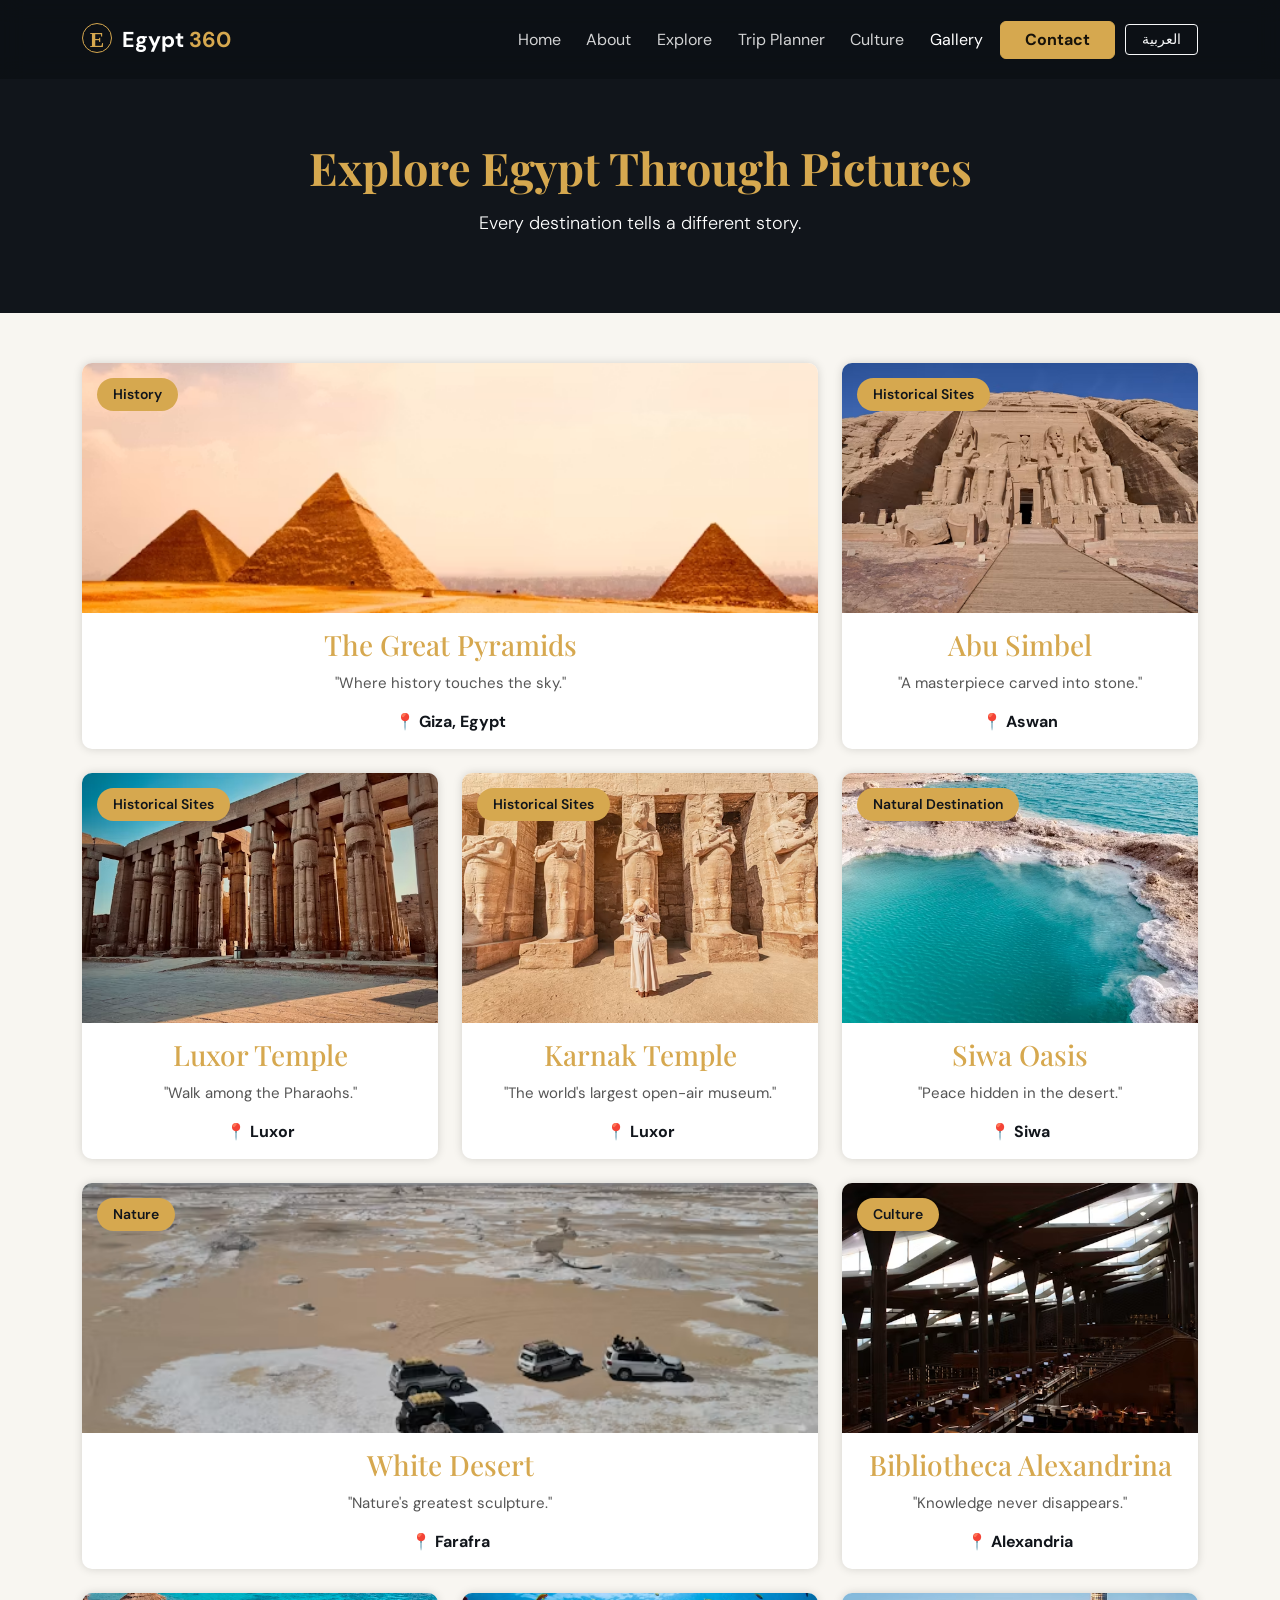
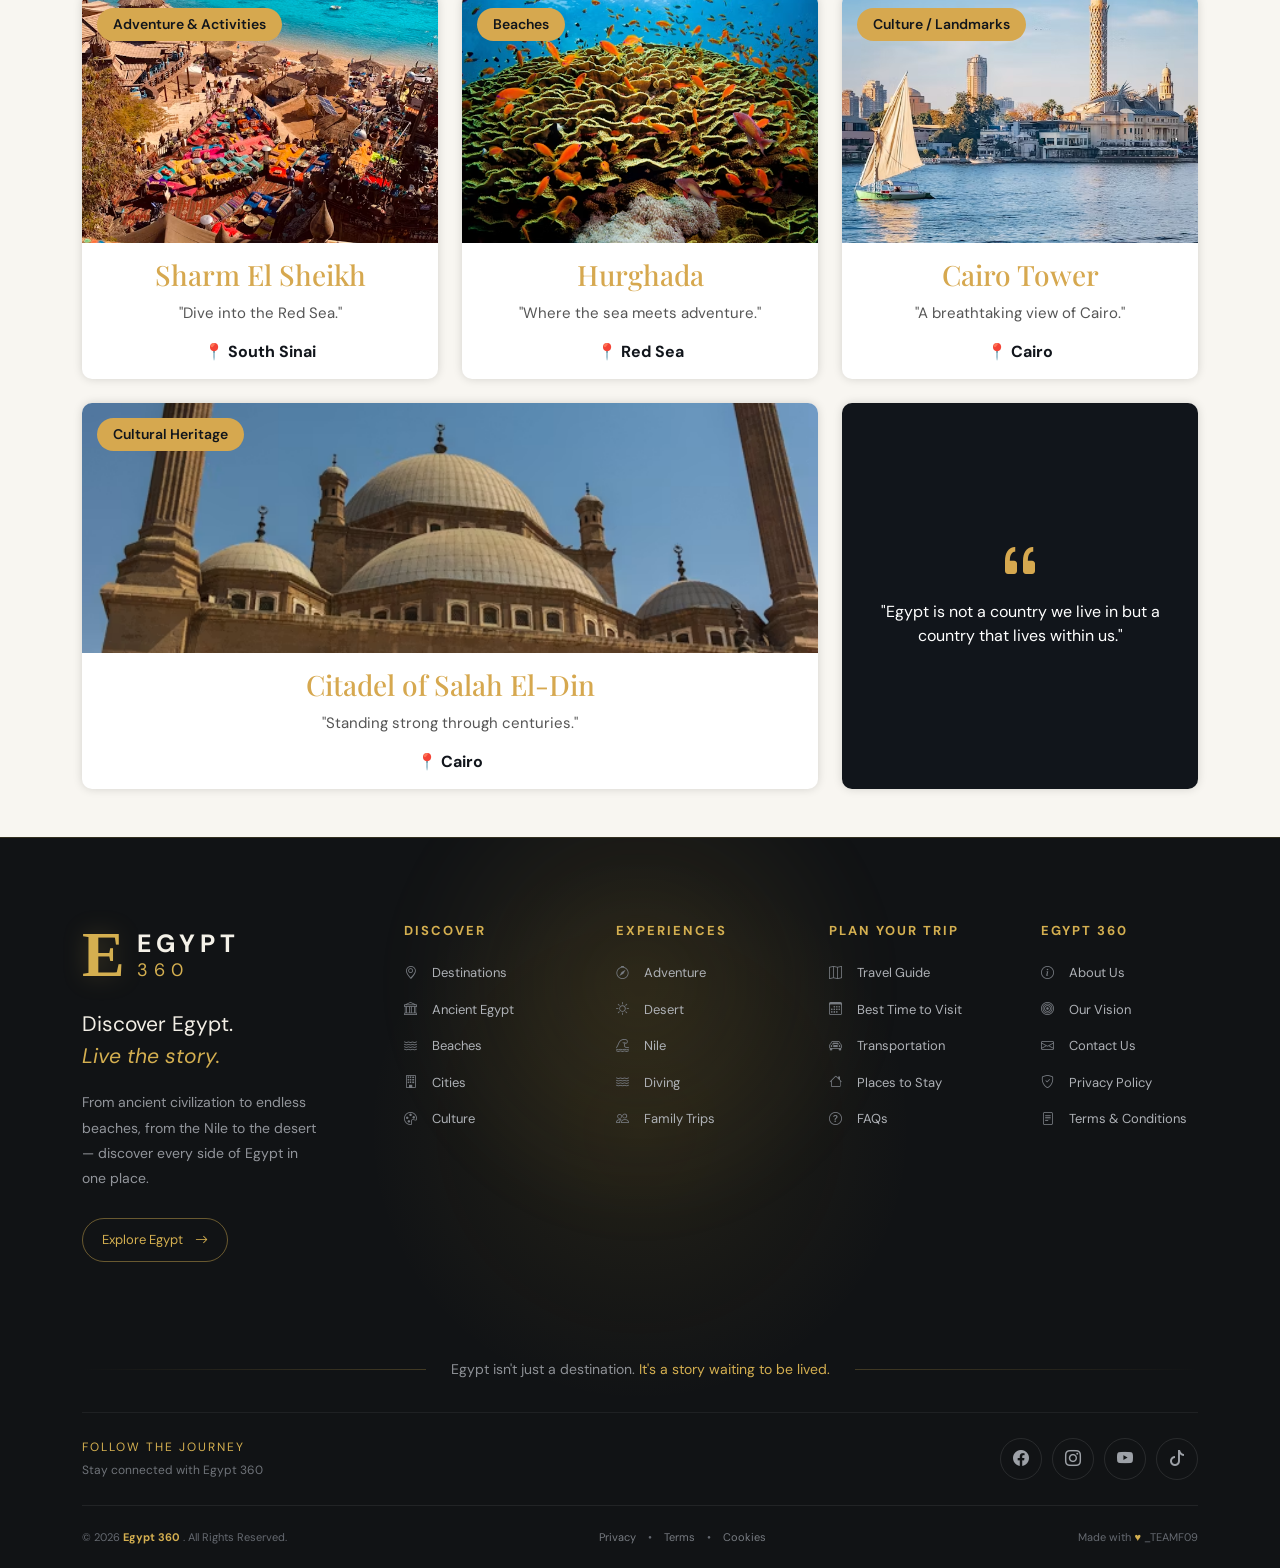
<file: gallery.html>
<!DOCTYPE html>
<html lang="en">

<head>
    <meta charset="UTF-8">
    <meta name="viewport" content="width=device-width, initial-scale=1.0">
    <title>Gallery Egypt | Egypt 360</title>

    <link rel="icon"
        href="data:image/svg+xml,%3Csvg xmlns='http://www.w3.org/2000/svg' viewBox='0 0 100 100'%3E%3Ccircle cx='50' cy='50' r='49' fill='none' stroke='%23d6a84f' stroke-width='6'/%3E%3Ctext x='50' y='55' font-family='serif' font-size='58' font-weight='bold' fill='%23d6a84f' text-anchor='middle' dominant-baseline='middle'%3EE%3C/text%3E%3C/svg%3E"
        type="image/svg+xml">

    <link href="https://cdn.jsdelivr.net/npm/bootstrap@5.3.8/dist/css/bootstrap.min.css" rel="stylesheet"
        integrity="sha384-sRIl4kxILFvY47J16cr9ZwB07vP4J8+LH7qKQnuqkuIAvNWLzeN8tE5YBujZqJLB" crossorigin="anonymous">

    <link rel="stylesheet" href="https://cdn.jsdelivr.net/npm/bootstrap-icons@1.11.3/font/bootstrap-icons.min.css">

    <link rel="stylesheet" href="./style.css">
</head>

<body>
    <nav class="navbar navbar-expand-lg navbar-dark fixed-top">
        <div class="container">

            <a class="navbar-brand fw-bold" href="index.html">
                <span class="brand-mark">E</span> Egypt
                <span>360</span>
            </a>

            <button class="navbar-toggler" type="button" data-bs-toggle="collapse" data-bs-target="#nav">
                <span class="navbar-toggler-icon"></span>
            </button>

            <div class="collapse navbar-collapse" id="nav">

                <ul class="navbar-nav ms-auto align-items-lg-center">

                    <li class="nav-item">
                        <a class="nav-link" href="index.html">Home</a>
                    </li>
                    <li class="nav-item">
                        <a class="nav-link" href="about.html">About</a>
                    </li>
                    <li class="nav-item">
                        <a class="nav-link" href="explore.html">Explore</a>
                    </li>
                    <li class="nav-item">
                        <a class="nav-link" href="planner.html">Trip Planner</a>
                    </li>
                    <li class="nav-item">
                        <a class="nav-link" href="culture.html">Culture</a>
                    </li>
                    <li class="nav-item">
                        <a class="nav-link active" href="gallery.html">Gallery</a>
                    </li>

                    <li class="nav-item">
                        <a class="btn btn-gold px-4" href="contact.html">
                            Contact
                        </a>
                    </li>

                    <li class="nav-item">
                        <a href="gallery-ar.html" class="btn btn-outline-light btn-sm px-3">العربية</a>
                    </li>

                </ul>

            </div>
        </div>
    </nav>


    <section class="gallery-hero">
        <div class="container text-center">
            <h1 class="display-4 fw-bold hero-line hero-line1">
                Explore Egypt Through Pictures
            </h1>
            <p class="lead mt-3 hero-line hero-line2">
                Every destination tells a different story.
            </p>
        </div>
    </section>


    <section class="gallery-section pb-5">
        <div class="container">
            <div class="row g-4">
                <div class="col-12 col-lg-8">
                    <div class="gallery-card">
                        <div class="gallery-img-wrapper">
                            <img src="./Assets/Pyramids.avif" alt="Pyramids" class="img-fluid w-100">
                            <span class="badge-category">
                                History
                            </span>
                        </div>
                        <div class="gallery-info">
                            <h3>The Great Pyramids</h3>
                            <p>"Where history touches the sky."</p>
                            <span>📍 Giza, Egypt</span>
                        </div>
                    </div>
                </div>
                <div class="col-md-6 col-lg-4">
                    <div class="gallery-card">
                        <div class="gallery-img-wrapper">
                            <img src="./Assets/Abu Simbel.avif" alt="Abu Simbel" class="img-fluid w-100">
                            <span class="badge-category">
                                Historical Sites
                            </span>
                        </div>
                        <div class="gallery-info">
                            <h3>Abu Simbel</h3>
                            <p>"A masterpiece carved into stone."</p>
                            <span>📍 Aswan</span>
                        </div>
                    </div>
                </div>
                <div class="col-md-6 col-lg-4">
                    <div class="gallery-card">
                        <div class="gallery-img-wrapper">
                            <img src="./Assets/Luxor Temple.avif" alt="Luxor Temple" class="img-fluid w-100">
                            <span class="badge-category">
                                Historical Sites
                            </span>
                        </div>
                        <div class="gallery-info">
                            <h3>Luxor Temple</h3>
                            <p>"Walk among the Pharaohs."</p>
                            <span>📍 Luxor</span>
                        </div>
                    </div>
                </div>
                <div class="col-md-6 col-lg-4">
                    <div class="gallery-card">
                        <div class="gallery-img-wrapper">
                            <img src="./Assets/Karnak.avif" alt="Karnak" class="img-fluid w-100">
                            <span class="badge-category">
                                Historical Sites
                            </span>
                        </div>
                        <div class="gallery-info">
                            <h3>Karnak Temple</h3>
                            <p>"The world's largest open-air museum."</p>
                            <span>📍 Luxor</span>
                        </div>
                    </div>
                </div>
                <div class="col-md-6 col-lg-4">
                    <div class="gallery-card">
                        <div class="gallery-img-wrapper">
                            <img src="./Assets/Siwa.avif" alt="Siwa Oasis" class="img-fluid w-100">
                            <span class="badge-category">
                                Natural Destination
                            </span>
                        </div>
                        <div class="gallery-info">
                            <h3>Siwa Oasis</h3>
                            <p>"Peace hidden in the desert."</p>
                            <span>📍 Siwa</span>
                        </div>
                    </div>
                </div>
                <div class="col-12 col-lg-8">
                    <div class="gallery-card">
                        <div class="gallery-img-wrapper">
                            <img src="./Assets/White Desert.avif" alt="White Desert" class="img-fluid w-100">
                            <span class="badge-category">
                                Nature </span>
                        </div>
                        <div class="gallery-info">
                            <h3>White Desert</h3>
                            <p>"Nature's greatest sculpture."</p>
                            <span>📍 Farafra</span>
                        </div>
                    </div>
                </div>
                <div class="col-md-6 col-lg-4">
                    <div class="gallery-card">
                        <div class="gallery-img-wrapper">
                            <img src="./Assets/Bibliotheca Alexandrina.avif" alt="Bibliotheca Alexandrina"
                                class="img-fluid w-100">
                            <span class="badge-category">
                                Culture
                            </span>
                        </div>
                        <div class="gallery-info">
                            <h3>Bibliotheca Alexandrina</h3>
                            <p>"Knowledge never disappears."</p>
                            <span>📍 Alexandria</span>
                        </div>
                    </div>
                </div>
                <div class="col-md-6 col-lg-4">
                    <div class="gallery-card">
                        <div class="gallery-img-wrapper">
                            <img src="./Assets/Sharm El Sheikh.avif" alt="Sharm El Sheikh" class="img-fluid w-100">
                            <span class="badge-category">
                                Adventure & Activities
                            </span>
                        </div>
                        <div class="gallery-info">
                            <h3>Sharm El Sheikh</h3>
                            <p>"Dive into the Red Sea."</p>
                            <span>📍 South Sinai</span>
                        </div>
                    </div>
                </div>
                <div class="col-md-6 col-lg-4">
                    <div class="gallery-card">
                        <div class="gallery-img-wrapper">
                            <img src="./Assets/Hurghada.avif" alt="Hurghada" class="img-fluid w-100">
                            <span class="badge-category">
                                Beaches
                            </span>
                        </div>
                        <div class="gallery-info">
                            <h3>Hurghada</h3>
                            <p>"Where the sea meets adventure."</p>
                            <span>📍 Red Sea</span>
                        </div>
                    </div>
                </div>
                <div class="col-md-6 col-lg-4">
                    <div class="gallery-card">
                        <div class="gallery-img-wrapper">
                            <img src="./Assets/Cairo Tower.avif" alt="Cairo Tower" class="img-fluid w-100">
                            <span class="badge-category">
                                Culture / Landmarks
                            </span>
                        </div>
                        <div class="gallery-info">
                            <h3>Cairo Tower</h3>
                            <p>"A breathtaking view of Cairo."</p>
                            <span>📍 Cairo</span>
                        </div>
                    </div>
                </div>
                <div class="col-12 col-lg-8">
                    <div class="gallery-card">
                        <div class="gallery-img-wrapper">
                            <img src="./Assets/Citadel of Salah El-Din - Copy.avif" alt="Citadel of Salah El-Din"
                                class="img-fluid w-100">
                            <span class="badge-category">
                                Cultural Heritage
                            </span>
                        </div>
                        <div class="gallery-info">
                            <h3>Citadel of Salah El-Din</h3>
                            <p>"Standing strong through centuries."</p>
                            <span>📍 Cairo</span>
                        </div>
                    </div>
                </div>
                <div class="col-lg-4">
                    <div class="gallery-quote-card">
                        <i class="bi bi-quote quote-icon"></i>
                        <p>"Egypt is not a country we live in but a country that lives within us."</p>
                    </div>
                </div>
            </div>
        </div>
    </section>


    <footer class="egypt360-footer">

        <!-- Ambient Glow -->
        <div class="footer-glow"></div>

        <div class="container">

            <!-- =========================
             FOOTER MAIN
        ========================== -->
            <div class="footer-main">


                <!-- =========================
                 BRAND
            ========================== -->
                <div class="footer-brand">

                    <div class="footer-logo">

                        <a href="index.html" class="footer-logo-link">

                            <span class="logo-e">E</span>

                            <div class="logo-text">
                                <strong>EGYPT</strong>
                                <span>360</span>
                            </div>

                        </a>

                    </div>


                    <p class="footer-tagline">
                        Discover Egypt.<br>
                        <em>Live the story.</em>
                    </p>


                    <p class="footer-description">
                        From ancient civilization to endless beaches,
                        from the Nile to the desert — discover every side
                        of Egypt in one place.
                    </p>


                    <!-- Explore Egypt -->
                    <a href="explore.html" class="footer-explore-btn">

                        Explore Egypt

                        <i class="bi bi-arrow-right"></i>

                    </a>

                </div>



                <!-- =========================
                 DISCOVER
            ========================== -->
                <div class="footer-column">

                    <h4>DISCOVER</h4>


                    <a href="explore.html">

                        <i class="bi bi-geo-alt"></i>

                        Destinations

                    </a>


                    <a href="culture.html">

                        <i class="bi bi-bank"></i>

                        Ancient Egypt

                    </a>


                    <a href="explore.html">

                        <i class="bi bi-water"></i>

                        Beaches

                    </a>


                    <a href="explore.html">

                        <i class="bi bi-building"></i>

                        Cities

                    </a>


                    <a href="culture.html">

                        <i class="bi bi-palette"></i>

                        Culture

                    </a>

                </div>



                <!-- =========================
                 EXPERIENCES
            ========================== -->
                <div class="footer-column">

                    <h4>EXPERIENCES</h4>


                    <a href="explore.html">

                        <i class="bi bi-compass"></i>

                        Adventure

                    </a>


                    <a href="explore.html">

                        <i class="bi bi-sun"></i>

                        Desert

                    </a>


                    <a href="explore.html">

                        <i class="bi bi-tsunami"></i>

                        Nile

                    </a>


                    <a href="explore.html">

                        <i class="bi bi-water"></i>

                        Diving

                    </a>


                    <a href="explore.html">

                        <i class="bi bi-people"></i>

                        Family Trips

                    </a>

                </div>



                <!-- =========================
                 PLAN YOUR TRIP
            ========================== -->
                <div class="footer-column">

                    <h4>PLAN YOUR TRIP</h4>


                    <a href="planner.html">

                        <i class="bi bi-map"></i>

                        Travel Guide

                    </a>


                    <a href="planner.html">

                        <i class="bi bi-calendar3"></i>

                        Best Time to Visit

                    </a>


                    <a href="planner.html">

                        <i class="bi bi-car-front"></i>

                        Transportation

                    </a>


                    <a href="planner.html">

                        <i class="bi bi-house"></i>

                        Places to Stay

                    </a>


                    <a href="planner.html">

                        <i class="bi bi-question-circle"></i>

                        FAQs

                    </a>

                </div>



                <!-- =========================
                 EGYPT 360
            ========================== -->
                <div class="footer-column">

                    <h4>EGYPT 360</h4>


                    <a href="about.html">

                        <i class="bi bi-info-circle"></i>

                        About Us

                    </a>


                    <a href="about.html">

                        <i class="bi bi-bullseye"></i>

                        Our Vision

                    </a>


                    <a href="contact.html">

                        <i class="bi bi-envelope"></i>

                        Contact Us

                    </a>


                    <a href="contact.html">

                        <i class="bi bi-shield-check"></i>

                        Privacy Policy

                    </a>


                    <a href="contact.html">

                        <i class="bi bi-file-text"></i>

                        Terms & Conditions

                    </a>

                </div>

            </div>



            <!-- =========================
             FOOTER QUOTE
        ========================== -->
            <div class="footer-quote">

                <div class="quote-line"></div>

                <p>
                    Egypt isn't just a destination.
                    <span>It's a story waiting to be lived.</span>
                </p>

                <div class="quote-line"></div>

            </div>



            <!-- =========================
             SOCIAL
        ========================== -->
            <div class="footer-social-section">

                <div class="social-title">

                    <span>
                        FOLLOW THE JOURNEY
                    </span>

                    <small>
                        Stay connected with Egypt 360
                    </small>

                </div>


                <div class="footer-socials">

                    <!-- Facebook -->
                    <a href="#" aria-label="Facebook">

                        <i class="bi bi-facebook"></i>

                    </a>


                    <!-- Instagram -->
                    <a href="#" aria-label="Instagram">

                        <i class="bi bi-instagram"></i>

                    </a>


                    <!-- YouTube -->
                    <a href="#" aria-label="YouTube">

                        <i class="bi bi-youtube"></i>

                    </a>


                    <!-- TikTok -->
                    <a href="#" aria-label="TikTok">

                        <i class="bi bi-tiktok"></i>

                    </a>

                </div>

            </div>



            <!-- =========================
             FOOTER BOTTOM
        ========================== -->
            <div class="footer-bottom">


                <div class="copyright">

                    © 2026

                    <strong>
                        Egypt 360
                    </strong>

                    . All Rights Reserved.

                </div>


                <div class="footer-bottom-links">

                    <a href="contact.html">
                        Privacy
                    </a>

                    <span>•</span>

                    <a href="contact.html">
                        Terms
                    </a>

                    <span>•</span>

                    <a href="contact.html">
                        Cookies
                    </a>

                </div>


                <div class="made-with">

                    Made with

                    <span>♥</span>

                    _TEAMF09

                </div>

            </div>

        </div>

    </footer>

    <script src="https://cdn.jsdelivr.net/npm/bootstrap@5.3.8/dist/js/bootstrap.bundle.min.js"></script>
</body>

</html>
</file>
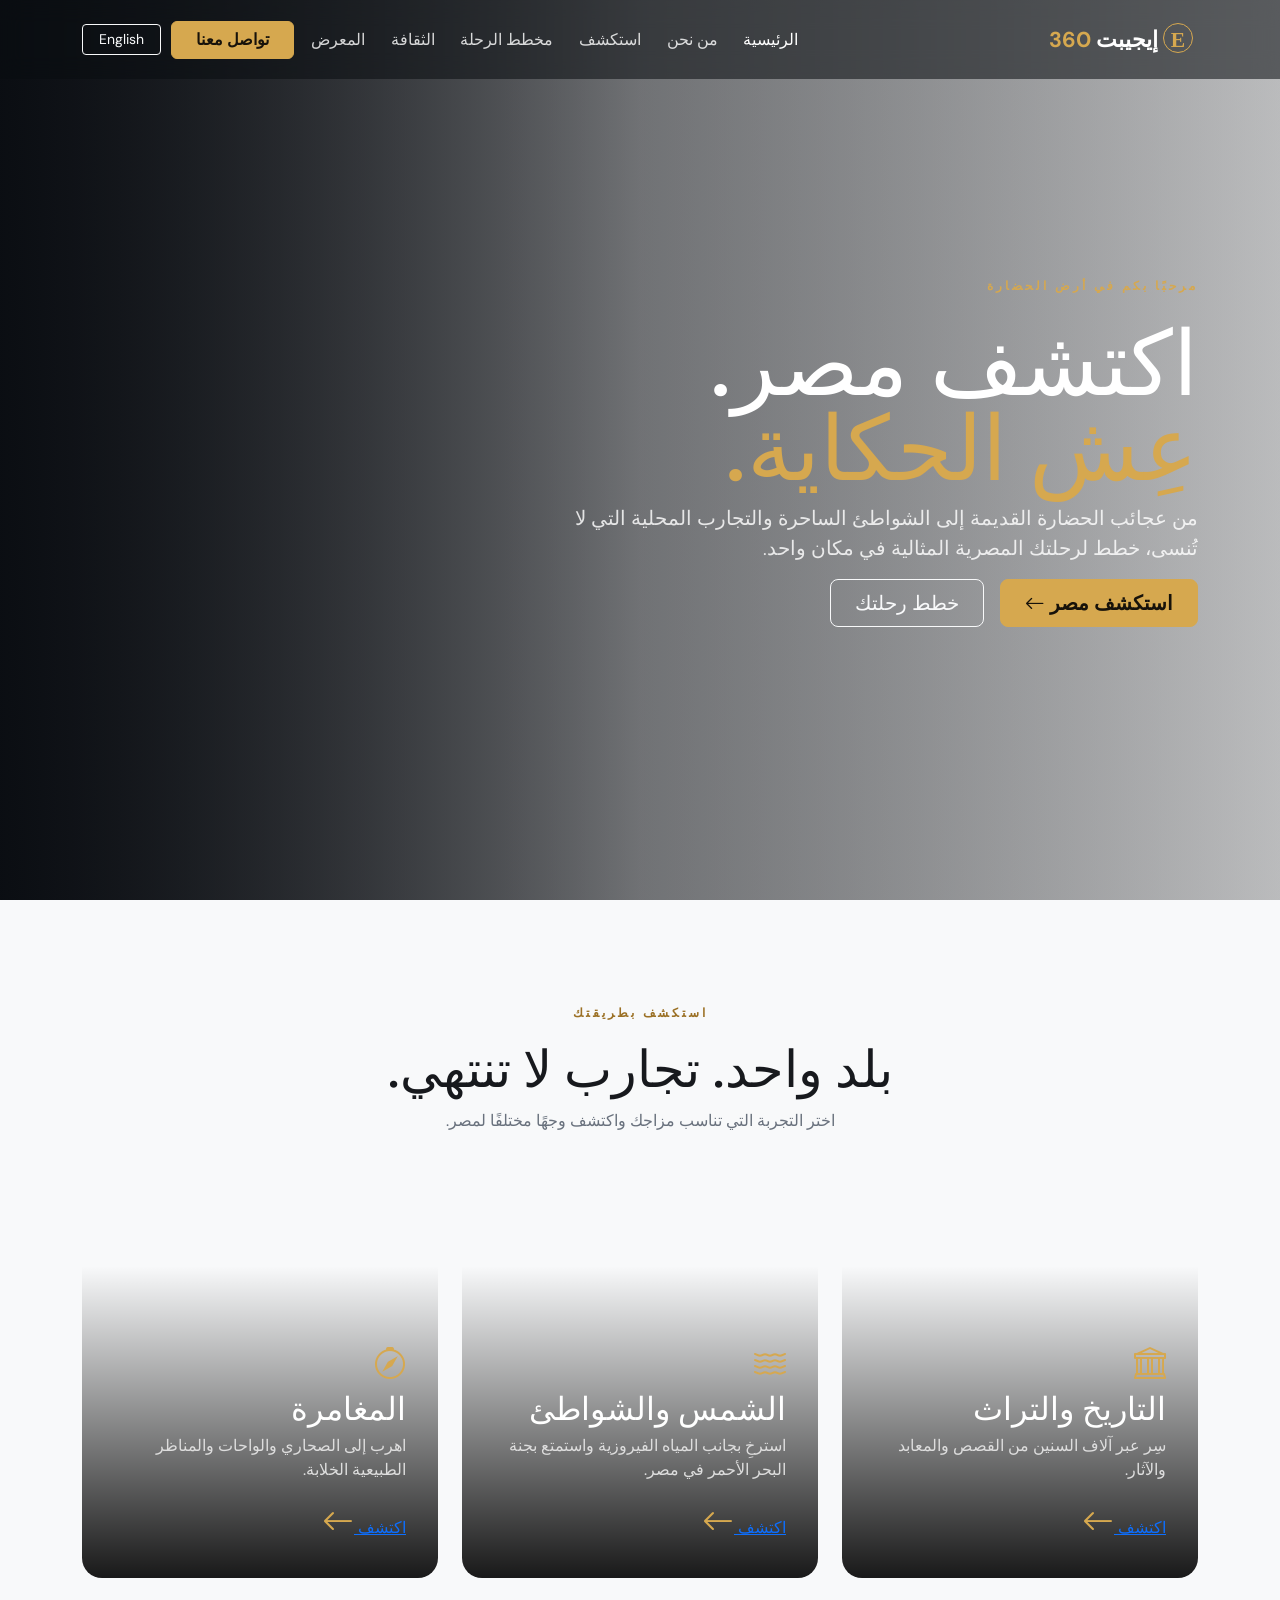
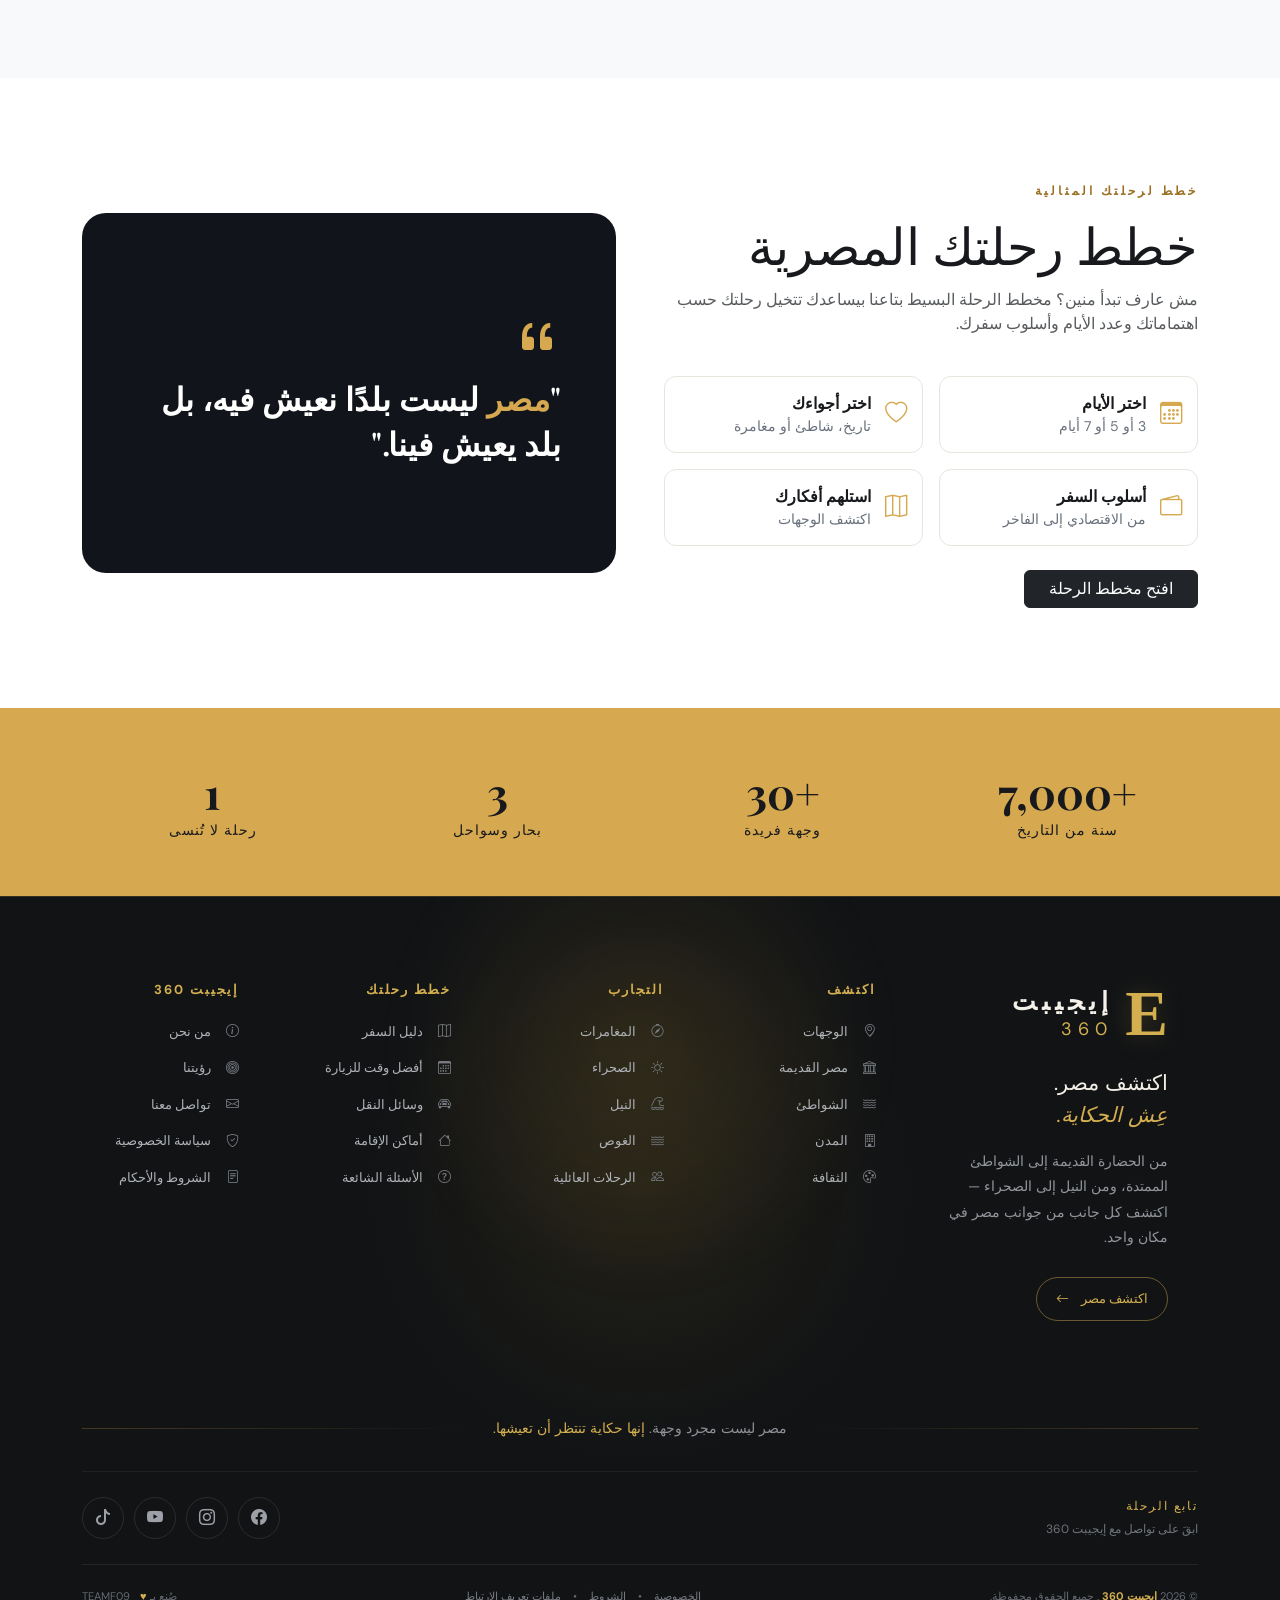
<file: index-ar.html>
<!DOCTYPE html>
<html lang="ar" dir="rtl">

<head>
    <meta charset="UTF-8">
    <meta name="viewport" content="width=device-width, initial-scale=1">
    <title>إيچيبت 360 | اكتشف مصر</title>
    <link rel="icon"
        href="data:image/svg+xml,%3Csvg xmlns='http://www.w3.org/2000/svg' viewBox='0 0 100 100'%3E%3Ccircle cx='50' cy='50' r='49' fill='none' stroke='%23d6a84f' stroke-width='6'/%3E%3Ctext x='50' y='55' font-family='serif' font-size='58' font-weight='bold' fill='%23d6a84f' text-anchor='middle' dominant-baseline='middle'%3EE%3C/text%3E%3C/svg%3E"
        type="image/svg+xml">
    <meta name="description" content="إيچيبت 360 - اكتشف تاريخ مصر وشواطئها وثقافتها وتجارب لا تُنسى.">
    <link href="https://cdn.jsdelivr.net/npm/bootstrap@5.3.8/dist/css/bootstrap.min.css" rel="stylesheet"
        integrity="sha384-sRIl4kxILFvY47J16cr9ZwB07vP4J8+LH7qKQnuqkuIAvNWLzeN8tE5YBujZqJLB" crossorigin="anonymous">
    <link rel="stylesheet" href="https://cdn.jsdelivr.net/npm/bootstrap-icons@1.11.3/font/bootstrap-icons.min.css">
    <link rel="stylesheet" href="./style.css">
</head>

<body>
    <nav class="navbar navbar-expand-lg navbar-dark fixed-top" dir="rtl">
        <div class="container">

            <a class="navbar-brand fw-bold" href="index-ar.html">
                <span class="brand-mark">E</span> إيجيبت
                <span>360</span>
            </a>

            <button class="navbar-toggler" type="button" data-bs-toggle="collapse" data-bs-target="#nav"
                aria-controls="nav" aria-expanded="false" aria-label="فتح القائمة">
                <span class="navbar-toggler-icon"></span>
            </button>

            <div class="collapse navbar-collapse" id="nav">

                <ul class="navbar-nav ms-auto align-items-lg-center">
                    <li class="nav-item">
                        <a class="nav-link active" href="index-ar.html">الرئيسية</a>
                    </li>

                    <li class="nav-item">
                        <a class="nav-link" href="about-ar.html">من نحن</a>
                    </li>

                    <li class="nav-item">
                        <a class="nav-link" href="explore-ar.html">
                            استكشف
                        </a>
                    </li>

                    <li class="nav-item">
                        <a class="nav-link" href="planner-ar.html">
                            مخطط الرحلة
                        </a>
                    </li>

                    <li class="nav-item">
                        <a class="nav-link" href="culture-ar.html">
                            الثقافة
                        </a>
                    </li>

                    <li class="nav-item">
                        <a class="nav-link" href="gallery-ar.html">
                            المعرض
                        </a>
                    </li>

                    <li class="nav-item ms-lg-2">
                        <a class="btn btn-gold px-4" href="contact-ar.html">
                            تواصل معنا
                        </a>
                    </li>

                    <li class="nav-item ">
                        <a href="index.html" class="btn btn-outline-light btn-sm px-3">English</a>
                    </li>

                </ul>

            </div>
        </div>
    </nav>

    <header class="hero">
        <div class="container hero-content">
            <div class="row align-items-center">
                <div class="col-lg-7">
                    <span class="eyebrow hero-line hero-line1">مرحبًا بكم في أرض الحضارة</span>
                    <h1 class="hero-line hero-line2">اكتشف مصر.<br><span>عِش الحكاية.</span></h1>
                    <p class="lead hero-line hero-line3">من عجائب الحضارة القديمة إلى الشواطئ الساحرة والتجارب المحلية
                        التي لا تُنسى، خطط لرحلتك المصرية المثالية في مكان واحد.</p>
                    <div class="d-flex flex-wrap gap-3 hero-line hero-line4">
                        <a href="explore-ar.html" class="btn btn-gold btn-lg px-4">استكشف مصر <i
                                class="bi bi-arrow-left"></i></a>
                        <a href="planner-ar.html" class="btn btn-outline-light btn-lg px-4">خطط رحلتك</a>
                    </div>
                </div>
            </div>
        </div>
    </header>


    <section class="section-padding bg-light">
        <div class="container">
            <div class="section-heading text-center">
                <span class="eyebrow dark">استكشف بطريقتك</span>
                <h2>بلد واحد. تجارب لا تنتهي.</h2>
                <p>اختر التجربة التي تناسب مزاجك واكتشف وجهًا مختلفًا لمصر.</p>
            </div>
            <div class="row g-4">
                <div class="col-md-4">
                    <div class="experience-card experience-history">
                        <div><i class="bi bi-bank"></i>
                            <h3>التاريخ والتراث</h3>
                            <p>سِر عبر آلاف السنين من القصص والمعابد والآثار.</p><a href="explore-ar.html"
                                class="stretched-link">اكتشف <i class="bi bi-arrow-left"></i></a>
                        </div>
                    </div>
                </div>
                <div class="col-md-4">
                    <div class="experience-card experience-beach">
                        <div><i class="bi bi-water"></i>
                            <h3>الشمس والشواطئ</h3>
                            <p>استرخِ بجانب المياه الفيروزية واستمتع بجنة البحر الأحمر في مصر.</p><a
                                href="explore-ar.html" class="stretched-link">اكتشف <i class="bi bi-arrow-left"></i></a>
                        </div>
                    </div>
                </div>
                <div class="col-md-4">
                    <div class="experience-card experience-adventure">
                        <div><i class="bi bi-compass"></i>
                            <h3>المغامرة</h3>
                            <p>اهرب إلى الصحاري والواحات والمناظر الطبيعية الخلابة.</p><a href="explore-ar.html"
                                class="stretched-link">اكتشف <i class="bi bi-arrow-left"></i></a>
                        </div>
                    </div>
                </div>
            </div>
        </div>
    </section>



    <section class="section-padding">
        <div class="container">
            <div class="row align-items-center g-5">
                <div class="col-lg-6">
                    <span class="eyebrow dark">خطط لرحلتك المثالية</span>
                    <h2>خطط رحلتك المصرية</h2>
                    <p class="text-muted">مش عارف تبدأ منين؟ مخطط الرحلة البسيط بتاعنا بيساعدك تتخيل رحلتك حسب
                        اهتماماتك وعدد الأيام وأسلوب سفرك.</p>
                    <div class="row g-3 my-4">
                        <div class="col-6">
                            <div class="mini-feature"><i class="bi bi-calendar3"></i>
                                <div><strong>اختر الأيام</strong><small>3 أو 5 أو 7 أيام</small></div>
                            </div>
                        </div>
                        <div class="col-6">
                            <div class="mini-feature"><i class="bi bi-heart"></i>
                                <div><strong>اختر أجواءك</strong><small>تاريخ، شاطئ أو مغامرة</small></div>
                            </div>
                        </div>
                        <div class="col-6">
                            <div class="mini-feature"><i class="bi bi-wallet2"></i>
                                <div><strong>أسلوب السفر</strong><small>من الاقتصادي إلى الفاخر</small></div>
                            </div>
                        </div>
                        <div class="col-6">
                            <div class="mini-feature"><i class="bi bi-map"></i>
                                <div><strong>استلهم أفكارك</strong><small>اكتشف الوجهات</small></div>
                            </div>
                        </div>
                    </div>
                    <a href="planner-ar.html" class="btn btn-dark px-4">افتح مخطط الرحلة</a>
                </div>
                <div class="col-lg-6">
                    <div class="quote-card"><i class="bi bi-quote quote-icon"></i>
                        <p>"<span class="text-gold">مصر</span> ليست بلدًا نعيش فيه، بل بلد يعيش فينا."</p>
                    </div>
                </div>
            </div>
        </div>
    </section>


    <section class="stats-section">
        <div class="container">
            <div class="row text-center g-4">
                <div class="col-6 col-lg-3"><strong>+7,000</strong><span>سنة من التاريخ</span></div>
                <div class="col-6 col-lg-3"><strong>+30</strong><span>وجهة فريدة</span></div>
                <div class="col-6 col-lg-3"><strong>3</strong><span>بحار وسواحل</span></div>
                <div class="col-6 col-lg-3"><strong>1</strong><span>رحلة لا تُنسى</span></div>
            </div>
        </div>
    </section>


<footer class="egypt360-footer" dir="rtl">

    <!-- Ambient Glow -->
    <div class="footer-glow"></div>

    <div class="container">

        <!-- =========================
             FOOTER MAIN
        ========================== -->
        <div class="footer-main">


            <!-- =========================
                 BRAND
            ========================== -->
            <div class="footer-brand">

                <div class="footer-logo">

                    <a href="index-ar.html" class="footer-logo-link">

                        <span class="logo-e">E</span>

                        <div class="logo-text">
                            <strong>إيجيبت</strong>
                            <span>360</span>
                        </div>

                    </a>

                </div>


                <p class="footer-tagline">
                    اكتشف مصر.<br>
                    <em>عِش الحكاية.</em>
                </p>


                <p class="footer-description">
                    من الحضارة القديمة إلى الشواطئ الممتدة،
                    ومن النيل إلى الصحراء — اكتشف كل جانب
                    من جوانب مصر في مكان واحد.
                </p>


                <!-- Explore Egypt -->
                <a href="explore-ar.html" class="footer-explore-btn">

                    اكتشف مصر

                    <i class="bi bi-arrow-left"></i>

                </a>

            </div>



            <!-- =========================
                 اكتشف
            ========================== -->
            <div class="footer-column">

                <h4>اكتشف</h4>


                <a href="explore-ar.html">

                    <i class="bi bi-geo-alt"></i>

                    الوجهات

                </a>


                <a href="culture-ar.html">

                    <i class="bi bi-bank"></i>

                    مصر القديمة

                </a>


                <a href="explore-ar.html">

                    <i class="bi bi-water"></i>

                    الشواطئ

                </a>


                <a href="explore-ar.html">

                    <i class="bi bi-building"></i>

                    المدن

                </a>


                <a href="culture-ar.html">

                    <i class="bi bi-palette"></i>

                    الثقافة

                </a>

            </div>



            <!-- =========================
                 التجارب
            ========================== -->
            <div class="footer-column">

                <h4>التجارب</h4>


                <a href="explore-ar.html">

                    <i class="bi bi-compass"></i>

                    المغامرات

                </a>


                <a href="explore-ar.html">

                    <i class="bi bi-sun"></i>

                    الصحراء

                </a>


                <a href="explore-ar.html">

                    <i class="bi bi-tsunami"></i>

                    النيل

                </a>


                <a href="explore-ar.html">

                    <i class="bi bi-water"></i>

                    الغوص

                </a>


                <a href="explore-ar.html">

                    <i class="bi bi-people"></i>

                    الرحلات العائلية

                </a>

            </div>



            <!-- =========================
                 خطط رحلتك
            ========================== -->
            <div class="footer-column">

                <h4>خطط رحلتك</h4>


                <a href="planner-ar.html">

                    <i class="bi bi-map"></i>

                    دليل السفر

                </a>


                <a href="planner-ar.html">

                    <i class="bi bi-calendar3"></i>

                    أفضل وقت للزيارة

                </a>


                <a href="planner-ar.html">

                    <i class="bi bi-car-front"></i>

                    وسائل النقل

                </a>


                <a href="planner-ar.html">

                    <i class="bi bi-house"></i>

                    أماكن الإقامة

                </a>


                <a href="planner-ar.html">

                    <i class="bi bi-question-circle"></i>

                    الأسئلة الشائعة

                </a>

            </div>



            <!-- =========================
                 إيجيبت 360
            ========================== -->
            <div class="footer-column">

                <h4>إيجيبت 360</h4>


                <a href="about-ar.html">

                    <i class="bi bi-info-circle"></i>

                    من نحن

                </a>


                <a href="about-ar.html">

                    <i class="bi bi-bullseye"></i>

                    رؤيتنا

                </a>


                <a href="contact-ar.html">

                    <i class="bi bi-envelope"></i>

                    تواصل معنا

                </a>


                <a href="contact-ar.html">

                    <i class="bi bi-shield-check"></i>

                    سياسة الخصوصية

                </a>


                <a href="contact-ar.html">

                    <i class="bi bi-file-text"></i>

                    الشروط والأحكام

                </a>

            </div>

        </div>



        <!-- =========================
             FOOTER QUOTE
        ========================== -->
        <div class="footer-quote">

            <div class="quote-line"></div>

            <p>
                مصر ليست مجرد وجهة.
                <span>إنها حكاية تنتظر أن تعيشها.</span>
            </p>

            <div class="quote-line"></div>

        </div>



        <!-- =========================
             SOCIAL
        ========================== -->
        <div class="footer-social-section">

            <div class="social-title">

                <span>
                    تابع الرحلة
                </span>

                <small>
                    ابقَ على تواصل مع إيجيبت 360
                </small>

            </div>


            <div class="footer-socials">

                <a href="#" aria-label="فيسبوك">
                    <i class="bi bi-facebook"></i>
                </a>


                <a href="#" aria-label="إنستجرام">
                    <i class="bi bi-instagram"></i>
                </a>


                <a href="#" aria-label="يوتيوب">
                    <i class="bi bi-youtube"></i>
                </a>


                <a href="#" aria-label="تيك توك">
                    <i class="bi bi-tiktok"></i>
                </a>

            </div>

        </div>



        <!-- =========================
             FOOTER BOTTOM
        ========================== -->
        <div class="footer-bottom">


            <div class="copyright">

                © 2026

                <strong>
                    إيجيبت 360
                </strong>

                . جميع الحقوق محفوظة.

            </div>


            <div class="footer-bottom-links">

                <a href="contact-ar.html">
                    الخصوصية
                </a>

                <span>•</span>

                <a href="contact-ar.html">
                    الشروط
                </a>

                <span>•</span>

                <a href="contact-ar.html">
                    ملفات تعريف الارتباط
                </a>

            </div>


            <div class="made-with">

                صُنع بـ

                <span>♥</span>

               _TEAMF09
            </div>

        </div>

    </div>

</footer>

    <script src="https://cdn.jsdelivr.net/npm/bootstrap@5.3.8/dist/js/bootstrap.bundle.min.js"></script>
</body>

</html>
</file>
<file: style.css>
@import url('https://fonts.googleapis.com/css2?family=DM+Sans:wght@400;500;600;700&family=Playfair+Display:wght@600;700&display=swap');

:root {
    --gold: #d6a84f;
    --dark: #11151b;
    --muted: #69717d;
    --cream: #f8f6f1
}

* {
    box-sizing: border-box
}

body {
    font-family: 'DM Sans', sans-serif;
    color: #17191d;
    overflow-x: hidden
}

h1,
h2,
h3 {
    font-family: 'Playfair Display', serif
}

.text-gold {
    color: var(--gold) !important;
    font-weight: 600;
}

/* ==========================================================
   NAVBAR (موحّد لكل الصفحات - عربي وإنجليزي)
   ========================================================== */

.navbar {
    padding: 18px 0;
    background: rgba(10, 13, 18, .55);
    backdrop-filter: blur(12px);
    transition: .3s
}

.navbar-brand {
    font-size: 1.35rem
}

.navbar-brand span:last-child {
    color: var(--gold)
}

.brand-mark {
    display: inline-grid;
    place-items: center;
    width: 30px;
    height: 30px;
    border: 1px solid var(--gold);
    color: var(--gold);
    border-radius: 50%;
    font-family: serif;
    margin-right: 5px
}

.navbar-nav {
    gap: 0.6rem;
}

.nav-link {
    color: rgba(255, 255, 255, .82) !important;
}

.nav-link:hover,
.nav-link.active {
    color: #fff !important
}

.btn-gold {
    background: var(--gold);
    border-color: var(--gold);
    color: #17120a;
    font-weight: 700
}

.btn-gold:hover {
    background: #e3b965;
    border-color: #e3b965;
    color: #17120a
}

/* ==========================================================
   HOME PAGE
   ========================================================== */

.hero {
    min-height: 100vh;
    display: flex;
    align-items: center;
    color: white;
    background: linear-gradient(90deg, rgba(7, 10, 15, .88), rgba(7, 10, 15, .35), rgba(7, 10, 15, .15)), url('https://images.unsplash.com/photo-1503177119275-0aa32b3a9368?auto=format&fit=crop&w=2000&q=85') center/cover;
    background-attachment: fixed;
    position: relative;
    overflow: hidden;
}

.hero::before {
    content: '';
    position: absolute;
    top: -5%;
    left: 0;
    width: 100%;
    height: 110%;
    z-index: 0;
    background: linear-gradient(90deg, rgba(7, 10, 15, .88), rgba(7, 10, 15, .35), rgba(7, 10, 15, .15)),
        url('https://images.unsplash.com/photo-1503177119275-0aa32b3a9368?auto=format&fit=crop&w=2000&q=85') center/cover;
    animation: heroTransformY 5s ease-in-out infinite;
}

.hero>* {
    position: relative;
    z-index: 1;
}

@keyframes heroTransformY {

    0%,
    100% {
        transform: translateY(0);
    }

    50% {
        transform: translateY(-25px);
    }
}

.hero h1 {
    font-size: clamp(3.4rem, 7vw, 6.8rem);
    line-height: .95;
    margin: 18px 0
}

.hero h1 span {
    color: var(--gold)
}

.hero p {
    max-width: 650px;
    color: rgba(255, 255, 255, .82)
}

.eyebrow {
    font-size: .76rem;
    letter-spacing: 3px;
    font-weight: 700;
    color: var(--gold)
}

.eyebrow.dark {
    color: #9b7024
}

.hero-line {
    opacity: 0;
    transform: translateY(30px);
    animation: fadeUp 1s forwards;
}

.hero-line1 {
    animation-delay: .3s;
}

.hero-line2 {
    animation-delay: .7s;
}

.hero-line3 {
    animation-delay: 1.1s;
}

.hero-line4 {
    animation-delay: 1.5s;
}

@keyframes fadeUp {
    from {
        opacity: 0;
        transform: translateY(30px);
    }

    to {
        opacity: 1;
        transform: translateY(0);
    }
}

.section-padding {
    padding: 100px 0
}

.section-heading {
    max-width: 700px;
    margin: 0 auto 55px
}

.section-heading h2,
.section-padding>.container>.row h2 {
    font-size: clamp(2.2rem, 4vw, 3.5rem);
    margin: 12px 0
}

.section-heading p {
    color: var(--muted)
}

.experience-card {
    height: 390px;
    border-radius: 20px;
    overflow: hidden;
    position: relative;
    color: white;
    padding: 32px;
    display: flex;
    align-items: end;
    background-size: cover;
    background-position: center;
    transition: .4s
}

.experience-card:hover {
    transform: translateY(-8px)
}

.experience-card:before {
    content: '';
    position: absolute;
    inset: 0;
    background: linear-gradient(transparent 20%, rgba(0, 0, 0, .9))
}

.experience-card>div {
    position: relative;
    z-index: 1
}

.experience-card i {
    font-size: 2rem;
    color: var(--gold)
}

.experience-card h3 {
    font-size: 2rem
}

.experience-card p {
    color: #ddd
}

.experience-history {
    background-image: url('https://images.unsplash.com/photo-1568322445389-f64ac2515020?auto=format&fit=crop&w=1000&q=80')
}

.experience-beach {
    background-image: url('https://images.unsplash.com/photo-1507525428034-b723cf961d3e?auto=format&fit=crop&w=1000&q=80')
}

.experience-adventure {
    background-image: url('https://images.unsplash.com/photo-1500530855697-b586d89ba3ee?auto=format&fit=crop&w=1000&q=80')
}

.mini-feature {
    display: flex;
    gap: 14px;
    align-items: center;
    padding: 15px;
    border: 1px solid #e8e5de;
    border-radius: 12px
}

.mini-feature i {
    font-size: 1.4rem;
    color: var(--gold)
}

.mini-feature strong,
.mini-feature small {
    display: block
}

.mini-feature small {
    color: var(--muted)
}

.quote-card {
    min-height: 360px;
    padding: 55px;
    background: var(--dark);
    color: white;
    border-radius: 24px;
    display: flex;
    flex-direction: column;
    justify-content: center
}

.quote-icon {
    font-size: 3rem;
    color: var(--gold)
}

.quote-card p {
    font: 600 2rem/1.4 'Playfair Display', serif
}

.quote-card span {
    color: #bbb
}

.stats-section {
    background: var(--gold);
    padding: 55px 0
}

.stats-section strong,
.stats-section span {
    display: block
}

.stats-section strong {
    font: 700 2.7rem 'Playfair Display'
}

.stats-section span {
    font-size: .85rem;
    text-transform: uppercase;
    letter-spacing: 1px
}

.footer {
    background: #0e1115;
    color: #aeb3ba;
    padding: 65px 0 25px
}

.footer h4 {
    color: #fff
}

.footer h6 {
    color: #fff;
    text-transform: uppercase;
    letter-spacing: 1px
}

.footer a {
    display: block;
    color: #aeb3ba;
    text-decoration: none;
    margin: 8px 0
}

.footer a:hover {
    color: var(--gold)
}

.socials {
    display: flex;
    gap: 10px
}

.socials a {
    display: grid;
    place-items: center;
    width: 42px;
    height: 42px;
    border: 1px solid #333;
    border-radius: 50%;
    font-size: 1.1rem
}

/* ==========================================================
   ABOUT PAGE
   ========================================================== */

.about-hero {
    min-height: 100vh;
    background:
        linear-gradient(rgba(0, 0, 0, 0.55), rgba(0, 0, 0, 0.65)),
        url("https://images.unsplash.com/photo-1568322445389-f64ac2515020?auto=format&fit=crop&w=1800&q=80");
    background-size: cover;
    background-position: center;
    display: flex;
    align-items: center;
    justify-content: center;
    text-align: center;
    position: relative;
    color: #fff;
}

.about-hero-overlay {
    position: absolute;
    inset: 0;
    background: linear-gradient(180deg,
            rgba(0, 0, 0, 0.25),
            rgba(0, 0, 0, 0.65));
}

.about-hero-content {
    position: relative;
    z-index: 2;
    max-width: 900px;
    padding: 120px 20px 60px;
}

.about-hero-small-title {
    display: block;
    color: #d6a84f;
    font-size: 14px;
    font-weight: 700;
    letter-spacing: 4px;
    margin-bottom: 20px;
}

.about-hero h1 {
    font-size: clamp(45px, 7vw, 85px);
    font-weight: 700;
    line-height: 1.05;
    margin-bottom: 25px;
}

.about-hero h1 span {
    color: #d6a84f;
}

.about-hero-line {
    width: 80px;
    height: 3px;
    background: #d6a84f;
    margin: 20px auto;
}

.about-hero-symbol {
    font-size: 55px;
    color: #d6a84f;
    margin: 20px 0;
}

.about-hero p {
    font-size: 20px;
    letter-spacing: 2px;
    color: #f1f1f1;
    line-height: 1.7;
}

.about-intro {
    padding: 100px 7%;
    background: #fff;
}

.about-container {
    max-width: 1200px;
    margin: auto;
    display: grid;
    grid-template-columns: 1fr 1fr;
    gap: 70px;
    align-items: center;
}

.about-image {
    position: relative;
}

.about-image img {
    width: 100%;
    height: 550px;
    object-fit: cover;
    border-radius: 12px;
    display: block;
}

.about-image::after {
    content: "";
    position: absolute;
    width: 100%;
    height: 100%;
    border: 2px solid #d6a84f;
    border-radius: 12px;
    top: 18px;
    left: 18px;
    z-index: 0;
    pointer-events: none;
}

.about-image img {
    position: relative;
    z-index: 1;
}

.about-content {
    max-width: 600px;
}

.section-label {
    display: inline-block;
    color: #b88b2c;
    font-size: 13px;
    font-weight: 700;
    letter-spacing: 3px;
    margin-bottom: 15px;
}

.about-content h2 {
    font-size: clamp(38px, 5vw, 58px);
    line-height: 1.15;
    margin-bottom: 20px;
    font-weight: 700;
    color: #222;
}

.about-content h2 span {
    color: #d6a84f;
}

.gold-line {
    width: 70px;
    height: 3px;
    background: #d6a84f;
    margin: 25px 0;
}

.about-content p {
    color: #666;
    line-height: 1.9;
    font-size: 16px;
    margin-bottom: 18px;
}

.vision-section {
    padding: 100px 7%;
    background: #f7f5f0;
}

.vision-container {
    max-width: 1200px;
    margin: auto;
}

.vision-heading {
    text-align: center;
    max-width: 750px;
    margin: 0 auto 60px;
}

.vision-heading h2 {
    font-size: clamp(38px, 5vw, 58px);
    line-height: 1.2;
    color: #222;
    margin: 15px 0;
}

.vision-heading h2 span {
    color: #d6a84f;
}

.vision-heading p {
    color: #777;
    font-size: 17px;
    line-height: 1.8;
}

.vision-cards {
    display: grid;
    grid-template-columns: repeat(3, 1fr);
    gap: 30px;
}

.vision-card {
    background: #fff;
    padding: 45px 30px;
    text-align: center;
    border-radius: 12px;
    transition: 0.3s ease;
    border: 1px solid #eee;
}

.vision-card:hover {
    transform: translateY(-10px);
    box-shadow: 0 15px 35px rgba(0, 0, 0, 0.1);
}

.vision-icon {
    width: 75px;
    height: 75px;
    margin: 0 auto 25px;
    border-radius: 50%;
    background: #f4ead2;
    display: flex;
    align-items: center;
    justify-content: center;
    color: #d6a84f;
    font-size: 30px;
}

.vision-card h3 {
    font-size: 25px;
    color: #222;
    margin-bottom: 15px;
}

.card-line {
    width: 45px;
    height: 2px;
    background: #d6a84f;
    margin: 0 auto 20px;
}

.vision-card p {
    color: #777;
    line-height: 1.8;
    margin: 0;
}

.about-cta {
    min-height: 500px;
    position: relative;
    background:
        url("https://images.unsplash.com/photo-1503177119275-0aa32b3a9368?auto=format&fit=crop&w=1800&q=80") center / cover no-repeat;

    display: flex;
    align-items: center;
    justify-content: center;
    text-align: center;
    color: #fff;
}

.about-cta-overlay {
    position: absolute;
    inset: 0;
    background: rgba(0, 0, 0, 0.65);
}

.about-cta-content {
    position: relative;
    z-index: 2;
    padding: 60px 20px;
}

.about-cta-content h2 {
    font-size: clamp(40px, 6vw, 65px);
    margin: 15px 0;
    font-weight: 700;
}

.about-cta-content h2 span {
    color: #d6a84f;
}

.about-cta-content p {
    font-size: 18px;
    color: #ddd;
    margin-bottom: 30px;
}

.about-cta-button {
    display: inline-flex;
    align-items: center;
    gap: 12px;
    background: #d6a84f;
    color: #111;
    text-decoration: none;
    padding: 14px 30px;
    border-radius: 5px;
    font-weight: 700;
    transition: 0.3s ease;
}

.about-cta-button:hover {
    background: #fff;
    color: #111;
    transform: translateY(-3px);
}

.about-footer {
    background: #111;
    color: #fff;
    text-align: center;
    padding: 45px 20px;
}

.about-footer h3 {
    font-size: 25px;
    margin-bottom: 10px;
}

.about-footer h3 span {
    color: #d6a84f;
}

.about-footer p {
    color: #aaa;
    margin-bottom: 25px;
}

.about-footer hr {
    max-width: 700px;
    margin: 0 auto 20px;
    border-color: #444;
}

.about-footer small {
    color: #777;
}

@media (max-width: 991px) {

    .about-container {
        grid-template-columns: 1fr;
        gap: 50px;
    }

    .about-image img {
        height: 450px;
    }

    .about-content {
        max-width: 100%;
    }

    .vision-cards {
        grid-template-columns: 1fr;
    }

}

@media (max-width: 576px) {

    .about-hero {
        min-height: 90vh;
    }

    .about-hero-content {
        padding: 100px 20px 40px;
    }

    .about-hero h1 {
        font-size: 42px;
        line-height: 1.05;
    }

    .about-hero p {
        font-size: 16px;
        letter-spacing: 1px;
    }

    .about-intro,
    .vision-section {
        padding: 70px 20px;
    }

    .about-image img {
        height: 350px;
    }

    .about-content h2 {
        font-size: 38px;
    }

    .vision-heading h2 {
        font-size: 38px;
    }

    .about-cta {
        min-height: 450px;
    }

}

/* ==========================================================
   EXPLORE PAGE
   ========================================================== */

.page-hero {
    padding: 170px 0 100px;
    background: linear-gradient(90deg, rgba(8, 11, 15, .82), rgba(8, 11, 15, .35)), url('https://images.unsplash.com/photo-1568322445389-f64ac2515020?auto=format&fit=crop&w=2000&q=85') center/cover;
    color: white
}

.page-hero h1 {
    font-size: clamp(3rem, 6vw, 5.5rem);
    margin: 15px 0
}

.page-hero p {
    max-width: 650px;
    margin: auto;
    color: #ddd
}

.filter-bar .btn {
    margin: 4px;
    border-radius: 50px;
    padding: 10px 24px
}

.destination-card {
    background: #fff;
    border-radius: 18px;
    overflow: hidden;
    box-shadow: 0 8px 30px rgba(0, 0, 0, .06);
    height: 100%;
    transition: .3s
}

.destination-card:hover {
    transform: translateY(-7px);
    box-shadow: 0 18px 40px rgba(0, 0, 0, .12)
}

.dest-img {
    height: 260px;
    background-size: cover;
    background-position: center;
    position: relative
}

.dest-img .badge {
    position: absolute;
    left: 20px;
    top: 20px
}

.bg-gold {
    background: var(--gold) !important;
    color: #17120a
}

.cairo {
    background-image: url('https://images.unsplash.com/photo-1503177119275-0aa32b3a9368?auto=format&fit=crop&w=900&q=80')
}

.luxor {
    background-image: url('https://images.unsplash.com/photo-1587975844577-56dfe5d3fca8?auto=format&fit=crop&w=1200&q=80');
}

.aswan {
    background-image: url('https://images.unsplash.com/photo-1655755001673-0d6ef8b25496?auto=format&fit=crop&w=1200&q=80');
}

.hurghada {
    background-image: url('https://images.unsplash.com/photo-1651247515420-2625b7724546?auto=format&fit=crop&w=1200&q=80');
}

.sharm {
    background-image: url('https://images.unsplash.com/photo-1500534623283-312aade485b7?auto=format&fit=crop&w=900&q=80')
}

.siwa {
    background-image: url('https://images.unsplash.com/photo-1652377170273-72152e714b96?auto=format&fit=crop&w=1200&q=80');
}

.destination-card h3 {
    font-size: 1.8rem
}

.destination-card p {
    color: var(--muted)
}

.destination-card a {
    color: #9b7024;
    text-decoration: none;
    font-weight: 700
}

@media(max-width:767px) {
    .section-padding {
        padding: 70px 0
    }

    .navbar {
        background: rgba(10, 13, 18, .9)
    }
}

/* ==========================================================
   GALLERY PAGE
   ========================================================== */

.gallery-hero {
    background-color: #11151b;
    color: white;
    padding: 140px 0 60px;
    text-align: center;
}

.gallery-hero h1 {
    color: #d6a84f;
    font-size: 45px;
}

.gallery-hero p {
    font-size: 18px;
}

.gallery-section {
    background-color: #f8f6f1;
    padding: 50px 0;
}

.gallery-card {
    background-color: white;
    border-radius: 10px;
    overflow: hidden;
    box-shadow: 0 0 10px rgba(0, 0, 0, .15);
    cursor: pointer;
    animation: floatCard 3s ease-in-out infinite;
    transition: transform 0.35s cubic-bezier(0.22, 1, 0.36, 1),
        box-shadow 0.35s cubic-bezier(0.22, 1, 0.36, 1);
}

.gallery-card:hover {
    animation-play-state: paused;
    transform: translateY(-6px);
    box-shadow: 0 8px 20px rgba(0, 0, 0, 0.25);
}

.gallery-card:active {
    transform: scale(0.97) translateY(-2px);
    box-shadow: 0 4px 12px rgba(0, 0, 0, 0.3);
    transition: transform 0.12s ease-out,
        box-shadow 0.12s ease-out;
}

@keyframes floatCard {

    0%,
    100% {
        transform: translateY(0);
    }

    50% {
        transform: translateY(-8px);
    }
}

.row>div:nth-child(2n) .gallery-card {
    animation-delay: 0.5s;
}

.row>div:nth-child(3n) .gallery-card {
    animation-delay: 1s;
}

.row>div:nth-child(4n) .gallery-card {
    animation-delay: 1.5s;
}

.gallery-img-wrapper {
    position: relative;
}

.gallery-card img {
    width: 100%;
    height: 250px;
    object-fit: cover;
    display: block;
}

.badge-category {
    position: absolute;
    top: 15px;
    left: 15px;
    display: inline-flex;
    align-items: center;
    gap: 6px;
    background-color: #d6a84f;
    color: #11151b;
    font-weight: 600;
    font-size: 14px;
    padding: 6px 16px;
    border-radius: 50px;
    z-index: 2;
}

.badge-category i {
    font-size: 13px;
}

.gallery-info {
    text-align: center;
    padding: 15px;
}

.gallery-info h3 {
    color: #d6a84f;
    margin-bottom: 10px;
}

.gallery-info p {
    color: #555;
    font-size: 15px;
}

.gallery-info span {
    color: #11151b;
    font-weight: bold;
}

.gallery-quote-card {
    background-color: #11151b;
    color: #fff;
    border-radius: 10px;
    height: 100%;
    padding: 40px 30px;
    display: flex;
    flex-direction: column;
    justify-content: center;
    align-items: center;
    text-align: center;
    box-shadow: 0 0 10px rgba(0, 0, 0, .15);
    cursor: pointer;
    animation: floatCard 3s ease-in-out infinite;
    transition: transform 0.35s cubic-bezier(0.22, 1, 0.36, 1),
        box-shadow 0.35s cubic-bezier(0.22, 1, 0.36, 1);
}

.gallery-quote-card:hover {
    animation-play-state: paused;
    transform: translateY(-6px);
    box-shadow: 0 8px 20px rgba(214, 168, 79, 0.3);
}

.gallery-quote-card:active {
    transform: scale(0.97) translateY(-2px);
    box-shadow: 0 4px 12px rgba(0, 0, 0, 0.3);
    transition: transform 0.12s ease-out,
        box-shadow 0.12s ease-out;
}

/* ==========================================================
   CONTACT PAGE
   ========================================================== */

.contact-section {
    background-color: #f8f6f1;
    background-image: url("Assets/egypt-pwMbtwA9LRc-unsplash.jpg");
    background-size: cover;
    background-position: center;
    background-repeat: no-repeat;
    background-attachment: fixed;
    padding: 80px 0;
}

.contact-section h2 {
    padding-top: 120px;
    color: #000000;
    font-size: 40px;
    font-weight: bold;
}

.contact-section p {
    color: #000000;
}

.contact-info {
    background-color: #11151b;
    color: white;
    padding: 30px;
    border-radius: 10px;
    height: 100%;
}

.contact-info h4 {
    color: #d6a84f;
    margin-bottom: 20px;
}

.contact-info p {
    color: white;
    margin-bottom: 20px;
}

.contact-info i {
    color: #d6a84f;
    margin-right: 10px;
    font-size: 20px;
}

.contact-form {
    background-color: white;
    padding: 30px;
    border-radius: 10px;
    box-shadow: 0 0 10px rgba(0, 0, 0, 0.1);
}

.contact-form label {
    font-weight: bold;
    color: #11151b;
}

.contact-form .form-control {
    border-radius: 6px;
    margin-bottom: 15px;
}

.contact-form .btn {
    background-color: #d6a84f;
    color: white;
    border: none;
}

.contact-form .btn:hover {
    background-color: #b88b32;
}

/* ==========================================================
   PLANNER PAGE
   ========================================================== */

.planner-section {
    min-height: 100vh;
    padding: 140px 0 100px;
    display: flex;
    justify-content: center;
    align-items: center;
    text-align: center;

    background:
        linear-gradient(rgba(0, 0, 0, .55), rgba(0, 0, 0, .55)),
        url(https://encrypted-tbn0.gstatic.com/images?q=tbn:ANd9GcR2k7_KBNonSxDo5f_6ivcdyoX6UNumjKtNeGo8ikUTTA&s=10);

    background-size: cover;
    background-position: center;
    background-repeat: no-repeat;
}

.planner-title {
    font-size: 3.5rem;
    font-weight: 700;
    color: #fff;
    margin-bottom: 20px;
}

.planner-title span {
    color: #D4AF37;
    text-shadow: 0 0 15px rgba(212, 175, 55, .7);
}

.planner-text {
    max-width: 700px;
    margin: 0 auto;
    color: #f1f1f1;
    font-size: 1.15rem;
    line-height: 1.8;
    margin-bottom: 40px;
}

.travel-style {
    padding: 90px 0;
    background: #fff;
}

.style-title {
    font-size: 2.8rem;
    font-weight: 700;
}

.style-title span {
    color: #D4AF37;
}

.style-text {
    color: #777;
    max-width: 600px;
    margin: auto;
}

.style-card {
    background: #fff;
    border-radius: 20px;
    overflow: hidden;
    text-align: center;
    box-shadow: 0 10px 25px rgba(0, 0, 0, .1);
    transition: .4s;
    height: 100%;
}

.style-card img {
    width: 100%;
    height: 250px;
    object-fit: cover;
    transition: .4s;
}

.style-card h4 {
    margin-top: 20px;
    font-weight: 700;
}

.style-card p {
    color: #666;
    padding: 0 20px 25px;
}

.style-card:hover {
    transform: translateY(-10px);
    border: 2px solid #D4AF37;
}

.style-card:hover img {
    transform: scale(1.08);
}


.planner-form {
    padding: 70px 0;
    background: #ffffff;
}

.planner-card {
    max-width: 900px;
    margin: auto;
    padding: 42px;

    background: linear-gradient(145deg, #1b2329, #12181d);

    border: 1px solid #303940;
    border-radius: 22px;

    box-shadow: 0 20px 50px rgba(0, 0, 0, 0.3);
}

.planner-card-title {
    margin: 0 0 8px;

    color: #ffffff;

    text-align: center;

    font-family: Georgia, "Times New Roman", serif;
    font-size: 34px;
    font-weight: 700;
}

.planner-card-text {
    max-width: 600px;

    margin: 0 auto 35px;

    color: #aeb6bc;

    text-align: center;

    font-size: 15px;
    line-height: 1.7;
}

#oneWay,
#roundTrip {
    display: none;
}

.trip-type {
    display: flex;
    justify-content: center;
    align-items: center;

    gap: 14px;

    margin-bottom: 32px;
}

.trip-radio {
    cursor: pointer;
}

.trip-radio span {
    display: inline-flex;

    align-items: center;
    justify-content: center;

    gap: 8px;

    min-width: 145px;

    padding: 11px 20px;

    border: 1px solid #303940;
    border-radius: 30px;

    color: #cbd0d4;

    font-size: 15px;

    transition: 0.3s ease;
}

.trip-radio span i {
    font-size: 16px;
}

.trip-radio:hover span {
    border-color: #d6a84f;
    color: #d6a84f;
}

#oneWay:checked~.trip-type label[for="oneWay"] span {
    background: rgba(214, 168, 79, 0.13);

    border-color: #d6a84f;

    color: #d6a84f;
}

#roundTrip:checked~.trip-type label[for="roundTrip"] span {
    background: rgba(214, 168, 79, 0.13);

    border-color: #d6a84f;

    color: #d6a84f;
}

.planner-grid {
    display: grid;

    grid-template-columns: repeat(2, 1fr);

    gap: 23px;
}

.planner-group {
    width: 100%;
}

.planner-group label {
    display: block;

    margin-bottom: 9px;

    color: #f2f2f2;

    font-size: 15px;
    font-weight: 700;
}

.planner-group label i {
    margin-right: 6px;

    color: #d6a84f;
}

.planner-group label small {
    color: #7e878e;

    font-size: 12px;
    font-weight: normal;
}

.planner-group select {
    display: block;

    width: 100%;
    height: 50px;

    padding: 0 15px;

    background: #0e1317;

    color: #ffffff;

    border: 1px solid #394249;
    border-radius: 10px;

    outline: none;

    font-size: 14px;

    transition: 0.3s ease;
}

.planner-group select:hover {
    border-color: #d6a84f;
}

.planner-group select:focus {
    background: #0e1317;

    color: #ffffff;

    border-color: #d6a84f;

    box-shadow: 0 0 0 3px rgba(214, 168, 79, 0.08);
}

.planner-group select option {
    background: #10151a;
    color: #ffffff;
}

.planner-date {
    display: block;

    width: 100%;
    height: 50px;

    padding: 0 15px;

    background: #0e1317;

    color: #ffffff;

    border: 1px solid #394249;
    border-radius: 10px;

    outline: none;

    font-family: inherit;
    font-size: 14px;

    transition: 0.3s ease;
}

.planner-date:hover {
    border-color: #d6a84f;
}

.planner-date:focus {
    background: #0e1317;

    color: #ffffff;

    border-color: #d6a84f;

    box-shadow: 0 0 0 3px rgba(214, 168, 79, 0.08);
}

.planner-date::-webkit-calendar-picker-indicator {
    filter: invert(1);

    cursor: pointer;
}

.return-date-group {
    display: none;
}

#roundTrip:checked~.planner-grid .return-date-group {
    display: block;

    animation: returnDateIn 0.3s ease;
}

@keyframes returnDateIn {

    from {
        opacity: 0;

        transform: translateY(-8px);
    }

    to {
        opacity: 1;

        transform: translateY(0);
    }

}

.planner-action {
    margin-top: 36px;

    text-align: center;
}

.planner-btn {
    display: inline-flex;

    align-items: center;
    justify-content: center;

    gap: 10px;

    padding: 14px 32px;

    background: #d6a84f;

    color: #111111;

    border: none;
    border-radius: 10px;

    font-size: 15px;
    font-weight: 800;

    text-decoration: none;

    cursor: pointer;

    transition: 0.3s ease;
}

.planner-btn:hover {
    background: #e7c273;

    color: #111111;

    transform: translateY(-2px);

    box-shadow: 0 8px 20px rgba(214, 168, 79, 0.18);
}

.planner-btn:active {
    transform: translateY(0);
}

.planner-note {
    margin: 12px 0 0;

    color: #7f898f;

    font-size: 13px;
}

@media (max-width: 767px) {

    .planner-form {
        padding: 50px 0;
    }

    .planner-card {
        padding: 28px 20px;

        border-radius: 18px;
    }

    .planner-card-title {
        font-size: 28px;
    }

    .planner-card-text {
        font-size: 14px;
    }

    .planner-grid {
        grid-template-columns: 1fr;

        gap: 20px;
    }

    .planner-group select,
    .planner-date {
        height: 48px;
    }

    .planner-btn {
        padding: 13px 27px;
    }
}

@media (max-width: 500px) {

    .planner-card {
        padding: 24px 16px;
    }

    .planner-card-title {
        font-size: 25px;
    }

    .trip-type {
        flex-direction: column;

        align-items: stretch;
    }

    .trip-radio span {
        width: 100%;
    }

    .planner-btn {
        width: 100%;
    }
}

/* ==========================================================
   CULTURE PAGE
   ========================================================== */

.culture-hero h1 {
    font-size: 3rem;
}

.culture-hero p {
    max-width: 650px;
    margin: auto;
}

.culture-hero {
    min-height: 100vh;
    background-image: linear-gradient(rgba(0, 0, 0, .5), rgba(0, 0, 0, .5)),
        url(https://images.unsplash.com/photo-1539768942893-daf53e448371?w=600&auto=format&fit=crop&q=60&ixlib=rb-4.1.0&ixid=M3wxMjA3fDB8MHxzZWFyY2h8Mnx8ZWd5cHQncyUyMGN1bHR1cmV8ZW58MHx8MHx8fDA%3D);
    background-size: cover;
    background-position: center;
    background-repeat: no-repeat;
}

.gold {
    background: linear-gradient(90deg, #d4af37, #fff5a0, #d4af37);
    background-size: 200%;
    -webkit-background-clip: text;
    background-clip: text;
    -webkit-text-fill-color: transparent;
    animation: shine 3s linear infinite;
}

@keyframes shine {
    from {
        background-position: -200%;
    }

    to {
        background-position: 200%;
    }
}

.culture-btn {
    background: linear-gradient(135deg, #c9a227, #f4d03f);
    color: #0b1d26;
    padding: 10px 28px;
    margin-top: 40px;
    border-radius: 50px;
    font-weight: 600;
    letter-spacing: 1px;
    border: none;
    transition: .4s ease;
    box-shadow: 0 6px 15px rgba(212, 175, 55, .35);
}

.culture-btn:hover {
    transform: translateY(-5px);
    box-shadow: 0 15px 30px rgba(212, 175, 55, .55);
    color: #0b1d26;
}

.culture-section {
    background: #f8f9fa;
}

.section-title {
    font-size: 2.4rem;
    font-weight: 700;
    color: #14213d;
}

.section-text {
    color: #6c757d;
    max-width: 700px;
    margin: auto;
    margin-top: 15px;
    line-height: 1.8;
}

.gold-line-lg {
    width: 90px;
    height: 4px;
    background: #D4AF37;
    margin: 20px auto;
    border-radius: 10px;
}

.culture-card {
    background: #fff;
    border-radius: 20px;
    transition: .4s;
    box-shadow: 0 5px 15px rgba(0, 0, 0, .08);
}

.culture-card:hover {
    transform: translateY(-10px);
    box-shadow: 0 15px 35px rgba(212, 175, 55, .30);
}

.culture-icon {
    font-size: 55px;
    color: #D4AF37;
    margin-bottom: 20px;
    transition: .4s;
}

.culture-card:hover .culture-icon {
    transform: scale(1.15);
}

.culture-card h4 {
    color: #14213d;
    font-weight: 700;
    margin-bottom: 15px;
    transition: .4s;
}

.culture-card:hover h4 {
    color: #D4AF37;
}

.culture-card p {
    color: #666;
    line-height: 1.8;
}

.learn-more {
    text-decoration: none;
    color: #D4AF37;
    font-weight: 600;
}

.learn-more i {
    transition: .3s;
}

.learn-more:hover i {
    transform: translateX(6px);
}

.culture-img {
    width: 100%;
    height: 220px;
    object-fit: cover;
    border-radius: 15px;
    margin-bottom: 20px;
}

.line {
    opacity: 0;
    transform: translateY(30px);
    animation: fadeUp 1s forwards;
}

.line1 {
    animation-delay: .3s;
}

.line2 {
    animation-delay: 1.2s;
}

.line3 {
    animation-delay: 2.1s;
}

.line span {
    color: #D4AF37;
    text-shadow: 0 0 15px rgba(212, 175, 55, .6);
}

.quote span {
    color: #D4AF37;
    font-weight: 700;
    text-shadow: 0 0 20px rgba(212, 175, 55, .6);
}

.final-message {
    min-height: 70vh;
    display: flex;
    justify-content: center;
    align-items: center;
    text-align: center;
    background:
        linear-gradient(rgba(0, 0, 0, .55), rgba(0, 0, 0, .55)),
        url(https://media.istockphoto.com/id/1464998966/photo/beautiful-nile-scenery-with-sailboat-in-the-nile-on-the-way-to-pyramids-aswan-egypt.webp?a=1&b=1&s=612x612&w=0&k=20&c=IHYoTOpdnmyFBiVKpAgd6wKQHH4Zco_a_rJFrEYwFBw=) center/cover no-repeat;
}




html[dir="rtl"] .navbar-nav {
    margin-right: auto !important;
    margin-left: 0 !important;
}

html[dir="rtl"] .navbar-brand {
    margin-right: 0;
    margin-left: auto;
}

html[dir="rtl"] .navbar-nav .nav-item {
    margin-left: 0 !important;
}


/* =========================================================
   EGYPT 360 FOOTER
========================================================= */

.egypt360-footer {

    position: relative;

    background:
        radial-gradient(
            circle at 50% 40%,
            rgba(190, 150, 45, 0.10),
            transparent 35%
        ),
        #111315;

    color: #e8e5dc;

    padding: 85px 0 0;

    overflow: hidden;

    border-top:
        1px solid rgba(212, 175, 80, 0.18);

}


/* =========================================================
   AMBIENT GLOW
========================================================= */

.footer-glow {

    position: absolute;

    width: 500px;
    height: 500px;

    left: 50%;
    top: 20%;

    transform: translate(-50%, -50%);

    background:
        radial-gradient(
            circle,
            rgba(198, 158, 55, 0.13),
            transparent 70%
        );

    pointer-events: none;

    filter: blur(20px);

}



/* =========================================================
   MAIN
========================================================= */

.footer-main {

    position: relative;

    display: grid;

    grid-template-columns:
        1.7fr
        repeat(4, 1fr);

    gap: 55px;

    padding-bottom: 65px;

}



/* =========================================================
   BRAND
========================================================= */

.footer-brand {

    padding-right: 30px;

}


.footer-logo {

    margin-bottom: 22px;

}


.footer-logo-link {

    display: inline-flex;

    align-items: center;

    gap: 12px;

    text-decoration: none;

}


.logo-e {

    font-family: Georgia, serif;

    font-size: 64px;

    line-height: 1;

    font-weight: 900;

    color: #d4af50;

    text-shadow:
        0 0 25px rgba(212,175,80,.25);

}


.logo-text {

    display: flex;

    flex-direction: column;

    line-height: .9;

}


.logo-text strong {

    font-size: 25px;

    letter-spacing: 5px;

    color: #f4f1e8;

}


.logo-text span {

    color: #d4af50;

    font-size: 18px;

    letter-spacing: 6px;

    margin-top: 7px;

}


.footer-tagline {

    font-size: 21px;

    line-height: 1.5;

    margin: 0 0 18px;

    color: #f2eee5;

}


.footer-tagline em {

    color: #d4af50;

}


.footer-description {

    max-width: 310px;

    color: #92959b;

    font-size: 14px;

    line-height: 1.8;

    margin-bottom: 27px;

}



/* =========================================================
   EXPLORE BUTTON
========================================================= */

.footer-explore-btn {

    display: inline-flex;

    align-items: center;

    gap: 12px;

    padding: 11px 19px;

    border:
        1px solid rgba(212,175,80,.45);

    border-radius: 30px;

    color: #d4af50;

    text-decoration: none;

    font-size: 13px;

    transition: .3s ease;

}


.footer-explore-btn i {

    transition: .3s ease;

}


.footer-explore-btn:hover {

    background: #d4af50;

    color: #111315;

    transform: translateY(-3px);

}


.footer-explore-btn:hover i {

    transform: translateX(5px);

}



/* =========================================================
   COLUMNS
========================================================= */

.footer-column h4 {

    color: #d4af50;

    font-size: 13px;

    font-weight: 700;

    letter-spacing: 2px;

    margin-bottom: 24px;

}


.footer-column a {

    display: flex;

    align-items: center;

    gap: 10px;

    color: #aeb1b6;

    text-decoration: none;

    font-size: 13px;

    margin-bottom: 17px;

    transition: .25s ease;

}


.footer-column a i {

    width: 18px;

    color: #777b81;

    transition: .25s ease;

}


.footer-column a:hover {

    color: #f2eee5;

    transform: translateX(5px);

}


.footer-column a:hover i {

    color: #d4af50;

}



/* =========================================================
   QUOTE
========================================================= */

.footer-quote {

    display: flex;

    align-items: center;

    gap: 25px;

    padding: 32px 0;

}


.quote-line {

    flex: 1;

    height: 1px;

    background:
        linear-gradient(
            90deg,
            transparent,
            rgba(212,175,80,.25)
        );

}


.quote-line:last-child {

    background:
        linear-gradient(
            90deg,
            rgba(212,175,80,.25),
            transparent
        );

}


.footer-quote p {

    margin: 0;

    color: #8e9196;

    font-size: 14px;

    text-align: center;

    white-space: nowrap;

}


.footer-quote span {

    color: #d4af50;

}



/* =========================================================
   SOCIAL
========================================================= */

.footer-social-section {

    display: flex;

    justify-content: space-between;

    align-items: center;

    padding: 25px 0;

    border-top:
        1px solid rgba(255,255,255,.06);

}


.social-title {

    display: flex;

    flex-direction: column;

    gap: 5px;

}


.social-title span {

    color: #d4af50;

    font-size: 12px;

    letter-spacing: 2px;

}


.social-title small {

    color: #6f7379;

    font-size: 12px;

}


.footer-socials {

    display: flex;

    gap: 10px;

}


.footer-socials a {

    width: 42px;
    height: 42px;

    display: flex;

    align-items: center;

    justify-content: center;

    border-radius: 50%;

    border:
        1px solid rgba(255,255,255,.10);

    color: #9da1a7;

    text-decoration: none;

    transition: .3s ease;

}


.footer-socials a:hover {

    color: #111315;

    background: #d4af50;

    border-color: #d4af50;

    transform: translateY(-4px);

}



/* =========================================================
   BOTTOM
========================================================= */

.footer-bottom {

    display: flex;

    justify-content: space-between;

    align-items: center;

    padding: 23px 0;

    border-top:
        1px solid rgba(255,255,255,.07);

    color: #656970;

    font-size: 11px;

}


.footer-bottom strong {

    color: #d4af50;

}


.footer-bottom-links {

    display: flex;

    gap: 12px;

}


.footer-bottom-links a {

    color: #777b81;

    text-decoration: none;

    transition: .2s ease;

}


.footer-bottom-links a:hover {

    color: #d4af50;

}


.made-with span {

    color: #d4af50;

}


/* =========================================================
   TABLET
========================================================= */

@media (max-width: 1100px) {

    .footer-main {

        grid-template-columns:
            1.5fr
            repeat(2, 1fr);

        gap: 45px;

    }

}



/* =========================================================
   MOBILE
========================================================= */

@media (max-width: 700px) {

    .egypt360-footer {

        padding-top: 60px;

    }


    .footer-main {

        grid-template-columns: 1fr 1fr;

        gap: 40px 25px;

    }


    .footer-brand {

        grid-column: 1 / -1;

        padding-right: 0;

    }


    .footer-description {

        max-width: 100%;

    }


    .footer-quote {

        gap: 12px;

    }


    .footer-quote p {

        font-size: 11px;

        white-space: normal;

    }


    .footer-social-section {

        flex-direction: column;

        align-items: flex-start;

        gap: 20px;

    }


    .footer-bottom {

        flex-direction: column;

        gap: 15px;

        text-align: center;

    }


    .egypt360-back-top {

        width: 48px;

        height: 48px;

        right: 18px;

        bottom: 18px;

    }

}



/* =========================================================
   SMALL MOBILE
========================================================= */

@media (max-width: 430px) {

    .footer-main {

        grid-template-columns: 1fr;

    }


    .footer-brand {

        grid-column: auto;

    }


    .footer-column {

        border-bottom:
            1px solid rgba(255,255,255,.05);

        padding-bottom: 20px;

    }

}
</file>
